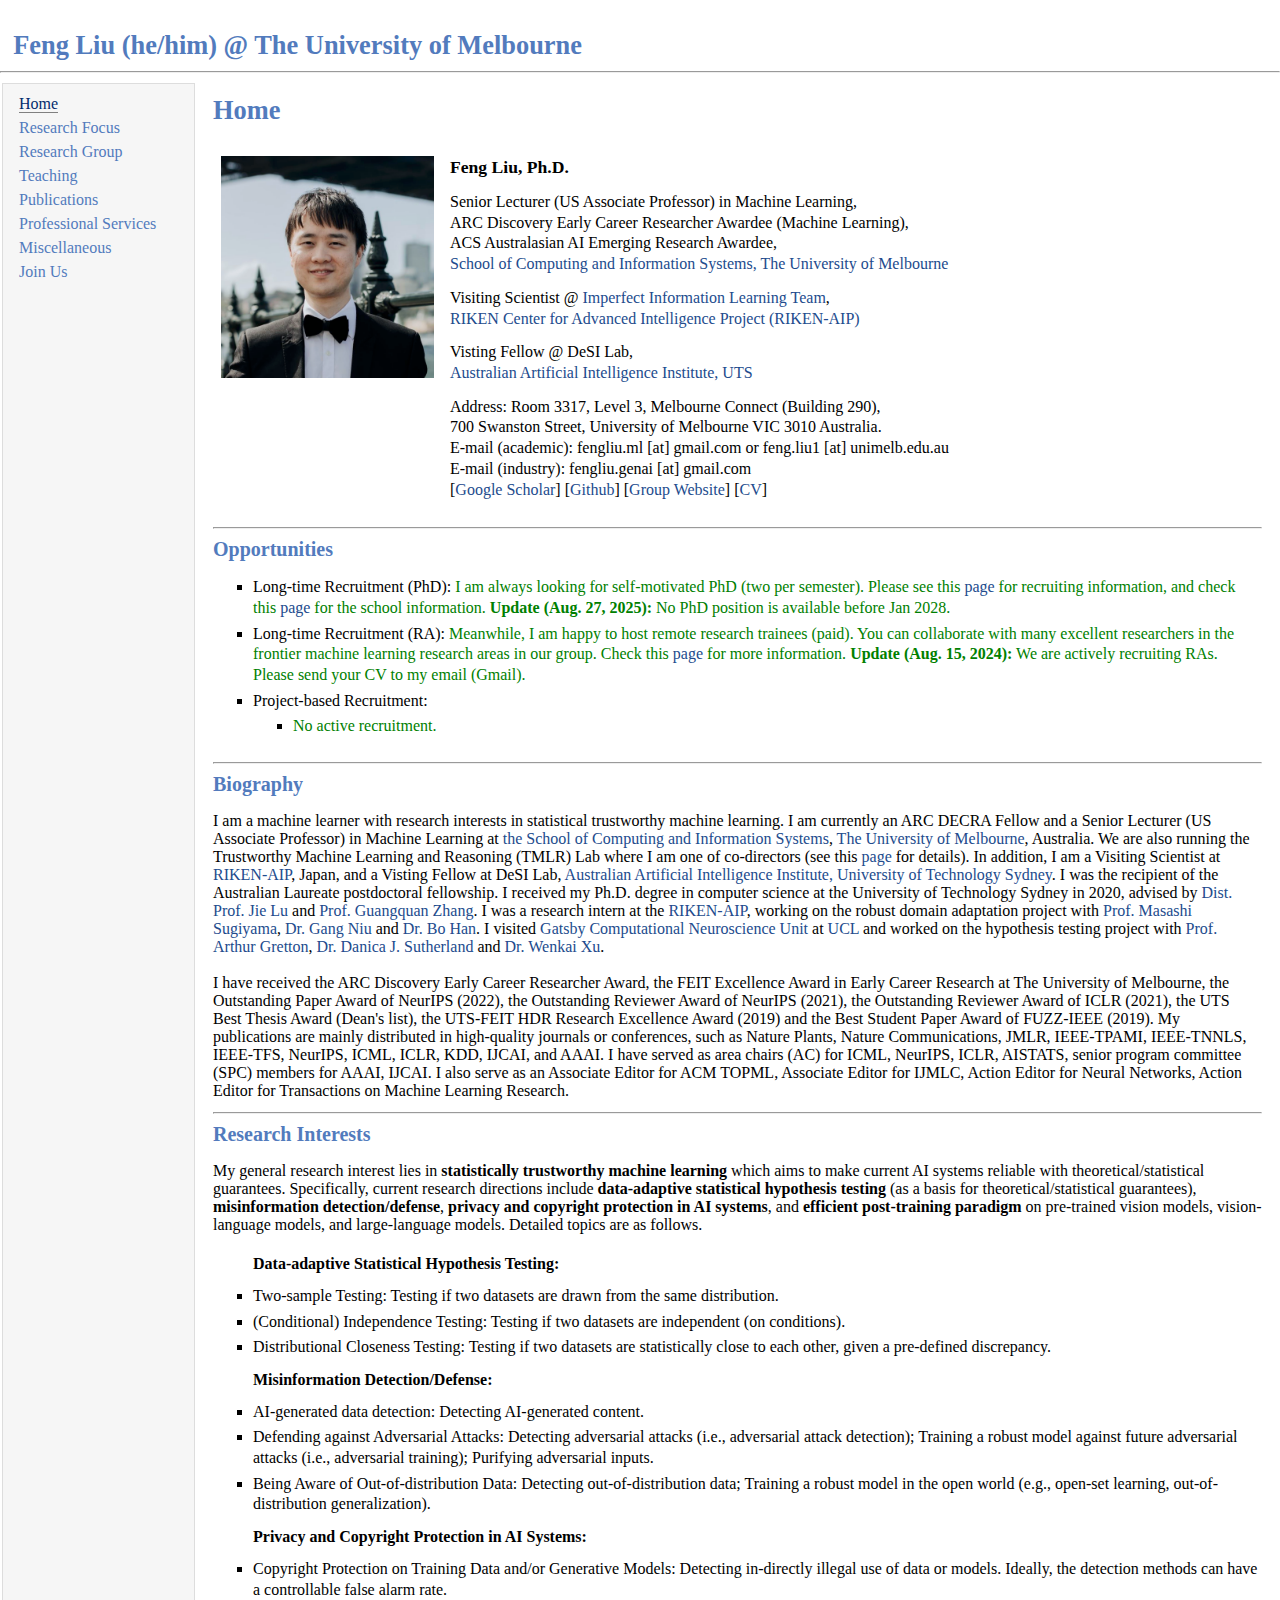
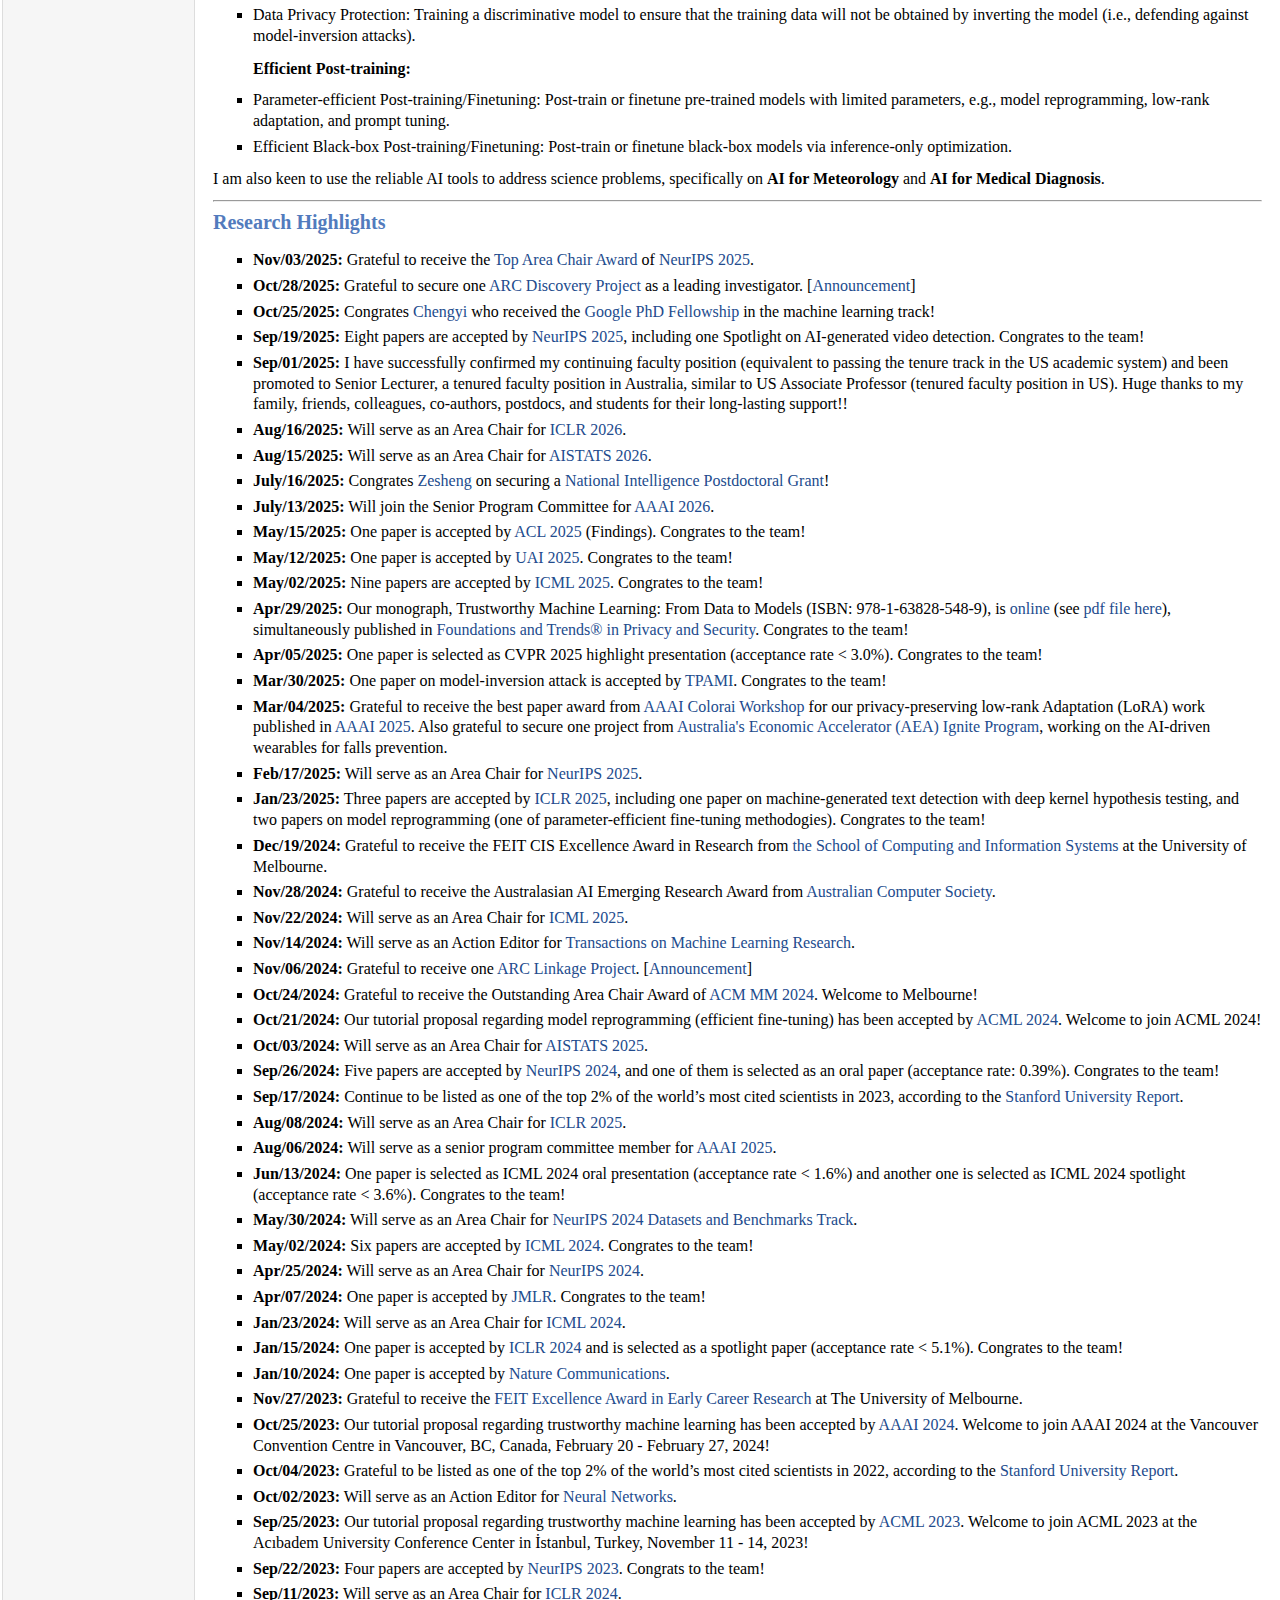
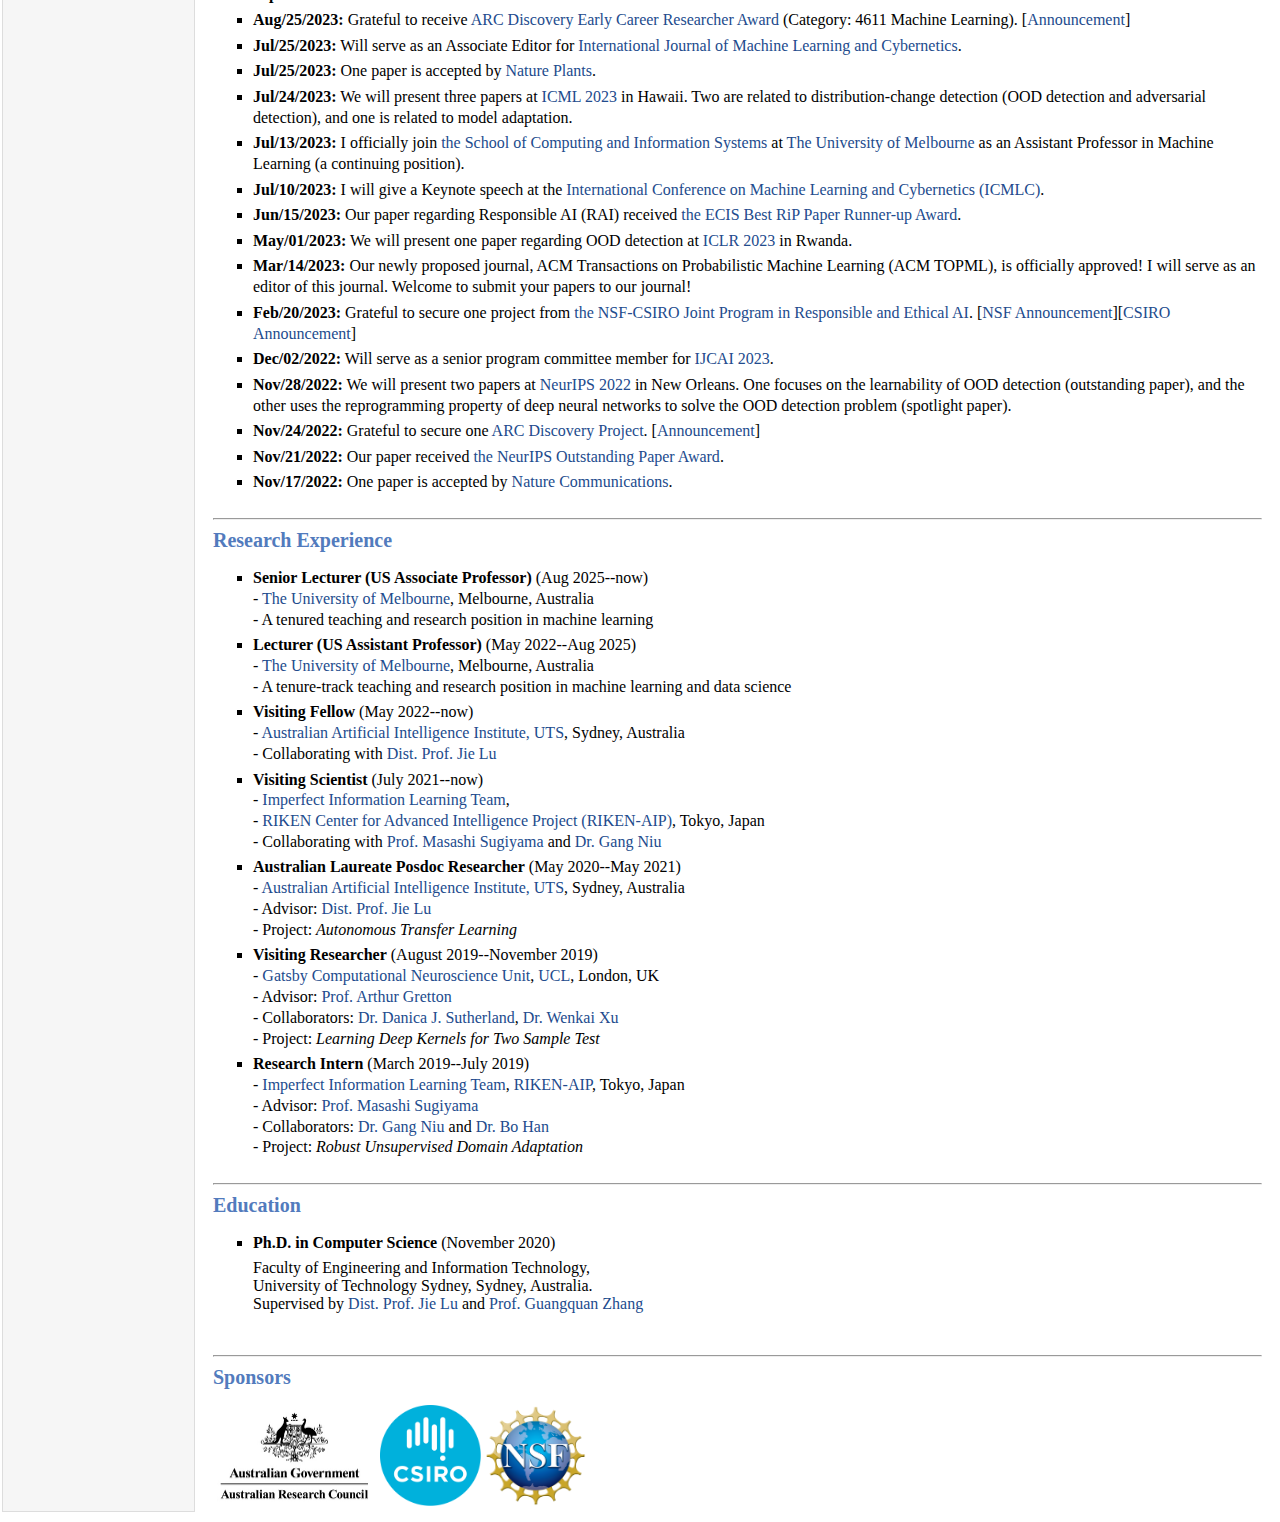
<file: index.html>
<html>

<head>
    <meta http-equiv="Content-Type" content="text/html;charset=utf-8" />
    <link rel="stylesheet" type="text/css" href="style.css" />
    <title>Feng Liu (he/him) -- Senior Lecturer (US Associate Professor) at The University of Melbourne</title>
</head>

<body>
<table summary="Table for page layout." id="tlayout">
<tr valign="top">
<h1 style="padding-left: 0.5em">Feng Liu (he/him) @ The University of Melbourne</h1><hr>
<td id="layout-menu">
    <div class="menu-item"><a href="index.html" class="current">Home</a></div>
    <div class="menu-item"><a href="focus.html">Research Focus</a></div>
    <div class="menu-item"><a href="group.html">Research Group</a></div>
    <div class="menu-item"><a href="teaching.html">Teaching</a></div>
    <div class="menu-item"><a href="publication.html">Publications</a></div>
    <div class="menu-item"><a href="service.html">Professional Services</a></div>
    <div class="menu-item"><a href="miscellaneous.html">Miscellaneous</a></div>
    <div class="menu-item"><a href="join.html">Join Us</a></div>
</td>
<td id="layout-content">

    <h1 style="margin-top: 0em">Home</h1><br>
  <!--  <p>[ <a href="#news">News</a>,
        <a href="#interest">Research Interests</a>,
        <a href="#job">Job Experience</a>,
        <a href="#edu">Education</a> ]</p>-->

    <table class="imgtable"><tr valign="top">
        <td><img src="Feng_Liu.png" alt="Feng Liu" height="222" width="213" /></td>
        <td align="left">
            <p><span style="font-size: 110%"><b>Feng Liu, Ph.D.</b></span></p>
            <p>
                Senior Lecturer (US Associate Professor) in Machine Learning,<br>
                ARC Discovery Early Career Researcher Awardee (Machine Learning),<br>
                ACS Australasian AI Emerging Research Awardee,<br>
                <a href="https://cis.unimelb.edu.au/" target="_blank">
                School of Computing and Information Systems,</a>
                <a href="https://www.unimelb.edu.au/" target="_blank">The University of Melbourne</a>
            </p>
            <p>
                Visiting Scientist @ <a href="https://aip.riken.jp/labs/generic_tech/imperfect_inf_learn/?lang=en" target="_blank">Imperfect Information Learning Team</a>,<br>
                <a href="http://www.riken.jp/en/" target="_blank">RIKEN</a>
                <a href="https://aip.riken.jp/" target="_blank">Center for Advanced Intelligence Project (RIKEN-AIP)</a>
            </p>
            <p>
                Visting Fellow @ DeSI Lab,<br>
                <a href="https://www.uts.edu.au/research-and-teaching/our-research/centre-artificial-intelligence" target="_blank">
                Australian Artificial Intelligence Institute,</a>
                <a href="https://www.uts.edu.au/" target="_blank">UTS</a>
            </p>
            <p>
                Address: Room 3317, Level 3, Melbourne Connect (Building 290),<br>
                700 Swanston Street, University of Melbourne VIC 3010 Australia.<br>
                E-mail (academic): fengliu.ml [at] gmail.com or feng.liu1 [at] unimelb.edu.au<br>
                E-mail (industry): fengliu.genai [at] gmail.com<br>
                [<a href="https://scholar.google.com/citations?hl=en&user=eqe3JS8AAAAJ&view_op=list_works&sortby=pubdate" target="_blank">Google Scholar</a>]
                [<a href="https://github.com/fengliu90" target="_blank">Github</a>]
                [<a href="https://github.com/tmlr-group" target="_blank">Group Website</a>]
                [<a href="CV-FL.pdf" target="_blank">CV</a>]
            </p>
        </td>
    </tr></table>

<div>

<!-- <ul>

<li><p><b><font color="red">Statement regarding one ICLR 2025 Submission (Feb/14/2025):</font></b> We make an official statement about a factual error in one reviewer's after-discussion comments for our <a href="https://openreview.net/forum?id=fgaNjiijS1&noteId=iEkKFikIPJ" target="_blank">rejected ICLR paper regarding kernel closeness testing</a>. This factual error is the <b>only</b> reason why our paper is rejected based on the meta-review (the score is changed from 8866 to 8863 40 days after the discussion deadline). Thus, it is necessary to clarify that there is no proof error in our paper, avoiding misleading future readers.<font color="green"> Update (Mar/26/2025): We and Reviewer TXYq have reached an agreement that there is no errors and technical flaws in the theorem. Please refer to post-decision discussion under Reviewer TXYq's original comments. Meanwhile, the Area Chair also clarified that there is no proof flaws in the theorem (<a href="https://openreview.net/forum?id=fgaNjiijS1&noteId=PrakKjkJZx" target="_blank">see the link here</a>).</font></p></li>

</ul> -->

<h2><hr><a name="opportunities"></a>Opportunities</h2>

<ul>
    <li><p>Long-time Recruitment (PhD): <font color="green"> I am always looking for self-motivated PhD (two per semester). Please see this <a href="join.html" target="_blank">page</a> for recruiting information, and check this <a href="https://ms.unimelb.edu.au/" target="_blank">page</a> for the school information. <b>Update (Aug. 27, 2025):</b> No PhD position is available before Jan 2028.</font></p></li> 
    <li><p>Long-time Recruitment (RA): <font color="green"> Meanwhile, I am happy to host remote research trainees (paid). You can collaborate with many excellent researchers in the frontier machine learning research areas in our group. Check this <a href="focus.html" target="_blank">page</a> for more information.<b> Update (Aug. 15, 2024):</b> We are actively recruiting RAs. Please send your CV to my email (Gmail).</font></p></li> 
    <li><p>Project-based Recruitment:</li>
        <ul>
            <li><p> <font color="green"> No active recruitment. </font></p></li>
            <!-- <li><p>[<b>Postdoc (3 year)</b>] I am looking for one postdoc in machine learning. You will work with me as a Postdoc Research Fellow (Teaching & Research Role) at UoM. Feel free to contact me if you have some excellent ideas regarding the foundation models or distribution-change detection. <b>Application deadline is Nov. 2, 2023.</b> [<a href="https://jobs.unimelb.edu.au/en/job/914271/postdoctoral-research-fellow-in-trustworthy-machine-learning" target="_blank">Job Information Link</a>]</p></li>  -->
            <!-- <li><p>[<b>PhD</b>] I am looking for one PhD student for my ARC DECRA project: Trustworthy Hypothesis Transfer Learning. You will work with me as a UoM PhD student. Please see this <a href="join.html" target="_blank">page</a> for recruiting information.</p></li> -->
        </ul>
</ul>
</div>


    
<div>
<h2><hr><a name="biography"></a>Biography</h2>

<!-- <ul> -->
    I am a machine learner with research interests in statistical trustworthy machine learning. 
    I am currently an ARC DECRA Fellow and a Senior Lecturer (US Associate Professor) in Machine Learning at <a href="https://cis.unimelb.edu.au/" target="_blank">the School of Computing and Information Systems</a>,
    <a href="https://www.unimelb.edu.au/" target="_blank">The University of Melbourne</a>, Australia. We are also running the Trustworthy Machine Learning and Reasoning (TMLR) Lab where I am one of co-directors (see this <a href="group.html" target="_blank">page</a> for details).
    In addition, I am a Visiting Scientist at <a href="https://aip.riken.jp/" target="_blank">RIKEN-AIP</a>, Japan, and a Visting Fellow at DeSI Lab, <a href="https://www.uts.edu.au/research-and-teaching/our-research/centre-artificial-intelligence" target="_blank">Australian Artificial Intelligence Institute,</a> <a href="https://www.uts.edu.au/" target="_blank">University of Technology Sydney</a>. I was the recipient of the Australian Laureate postdoctoral fellowship. I received my Ph.D. degree in computer science at the University of Technology Sydney in 2020, advised by <a href="https://www.uts.edu.au/staff/jie.lu" target="_blank">Dist. Prof. Jie Lu</a> and <a href="https://www.uts.edu.au/staff/guangquan.zhang" target="_blank">Prof. Guangquan Zhang</a>.
    I was a research intern at the <a href="https://aip.riken.jp/" target="_blank">RIKEN-AIP</a>, working on the robust domain adaptation project with <a href="http://www.ms.k.u-tokyo.ac.jp/sugi/" target="_blank">Prof. Masashi Sugiyama</a>, <a href="https://niug1984.github.io/" target="_blank">Dr. Gang Niu</a> and <a href="https://bhanml.github.io/" target="_blank">Dr. Bo Han</a>. I visited <a href="http://www.gatsby.ucl.ac.uk/" target="_blank">Gatsby Computational Neuroscience Unit</a> at <a href="http://www.ucl.ac.uk/" target="_blank">UCL</a> and worked on the hypothesis testing project with <a href="http://www.gatsby.ucl.ac.uk/~gretton/" target="_blank">Prof. Arthur Gretton</a>, <a href="https://djsutherland.ml/" target="_blank">Dr. Danica J. Sutherland</a> and <a href="https://wenkaixl.github.io/" target="_blank">Dr. Wenkai Xu</a>. <br><br>
    
    I have received the ARC Discovery Early Career Researcher Award, the FEIT Excellence Award in Early Career Research at The University of Melbourne, the Outstanding Paper Award of NeurIPS (2022), the Outstanding Reviewer Award of NeurIPS (2021), the Outstanding Reviewer Award of ICLR (2021), the UTS Best Thesis Award (Dean's list), the UTS-FEIT HDR Research Excellence Award (2019) and the Best Student Paper Award of FUZZ-IEEE (2019). My publications are mainly distributed in high-quality journals or conferences, such as Nature Plants, Nature Communications, JMLR, IEEE-TPAMI, IEEE-TNNLS, IEEE-TFS, NeurIPS, ICML, ICLR, KDD, IJCAI, and AAAI. I have served as area chairs (AC) for ICML, NeurIPS, ICLR, AISTATS, senior program committee (SPC) members for AAAI, IJCAI. I also serve as an Associate Editor for ACM TOPML, Associate Editor for IJMLC, Action Editor for Neural Networks, Action Editor for Transactions on Machine Learning Research.
<!-- </ul> -->
</div>

<div>
<h2><hr><a name="research"></a>Research Interests</h2>
<!-- <ul> -->
My general research interest lies in <b> statistically trustworthy machine learning</b> which aims to make current AI systems reliable with theoretical/statistical guarantees. Specifically, current research directions include <b>data-adaptive statistical hypothesis testing</b> (as a basis for theoretical/statistical guarantees), <b>misinformation detection/defense</b>, <b>privacy and copyright protection in AI systems</b>, and <b>efficient post-training paradigm</b> on pre-trained vision models, vision-language models, and large-language models. Detailed topics are as follows.
<!-- </ul> -->

<ul>
<br>
<b>Data-adaptive Statistical Hypothesis Testing:</b>
</ul>
<ul>
<li><p>Two-sample Testing: Testing if two datasets are drawn from the same distribution.</p></li>
<li><p>(Conditional) Independence Testing: Testing if two datasets are independent (on conditions).</p></li>
<li><p>Distributional Closeness Testing: Testing if two datasets are statistically close to each other, given a pre-defined discrepancy.</p></li>
</ul>
    
<ul>
<b>Misinformation Detection/Defense:</b>
</ul>
<ul>
<li><p>AI-generated data detection: Detecting AI-generated content.</p></li>
<li><p>Defending against Adversarial Attacks: Detecting adversarial attacks (i.e., adversarial attack detection); Training a robust model against future adversarial attacks (i.e., adversarial training); Purifying adversarial inputs.</p></li>
<li><p>Being Aware of Out-of-distribution Data: Detecting out-of-distribution data; Training a robust model in the open world (e.g., open-set learning, out-of-distribution generalization).</p></li>
</ul>

<ul>
<b>Privacy and Copyright Protection in AI Systems:</b>
</ul>
<ul>
<li><p>Copyright Protection on Training Data and/or Generative Models: Detecting in-directly illegal use of data or models. Ideally, the detection methods can have a controllable false alarm rate.</p></li>
<li><p>Data Privacy Protection: Training a discriminative model to ensure that the training data will not be obtained by inverting the model (i.e., defending against model-inversion attacks).</p></li>
</ul>

<ul>
<b>Efficient Post-training:</b>
</ul>
<ul>
<li><p>Parameter-efficient Post-training/Finetuning: Post-train or finetune pre-trained models with limited parameters, e.g., model reprogramming, low-rank adaptation, and prompt tuning.</p></li>
<li><p>Efficient Black-box Post-training/Finetuning: Post-train or finetune black-box models via inference-only optimization.</p></li> 
</ul>

I am also keen to use the reliable AI tools to address science problems, specifically on <b>AI for Meteorology</b> and <b>AI for Medical Diagnosis</b>.

</div>

<div>
<h2><hr><a name="News"></a>Research Highlights</h2>

<ul>

<li><p><b>Nov/03/2025:</b> Grateful to receive the <a href="https://neurips.cc/Conferences/2025/ProgramCommittee#top-ac" target="_blank">Top Area Chair Award</a> of <a href="https://neurips.cc/Conferences/2025" target="_blank">NeurIPS 2025</a>. </p></li>

<li><p><b>Oct/28/2025:</b> Grateful to secure one <a href="https://www.arc.gov.au/funding-research/discovery-linkage/discovery-program/discovery-projects" target="_blank">ARC Discovery Project</a> as a leading investigator. [<a href="https://rms.arc.gov.au/RMS/Report/Download/Report/a3f6be6e-33f7-4fb5-98a6-7526aaa184cf/289" target="_blank">Announcement</a>]</p></li>

<li><p><b>Oct/25/2025:</b> Congrates <a href="https://caichengyi.github.io/" target="_blank">Chengyi</a> who received the <a href="https://research.google/programs-and-events/phd-fellowship/recipients/" target="_blank">Google PhD Fellowship</a> in the machine learning track!</p></li>

<li><p><b>Sep/19/2025:</b> Eight papers are accepted by <a href="https://neurips.cc/Conferences/2025" target="_blank">NeurIPS 2025</a>, including one Spotlight on AI-generated video detection. Congrates to the team!</p></li>

<li><p><b>Sep/01/2025:</b> I have successfully confirmed my continuing faculty position (equivalent to passing the tenure track in the US academic system) and been promoted to Senior Lecturer, a tenured faculty position in Australia, similar to US Associate Professor (tenured faculty position in US). Huge thanks to my family, friends, colleagues, co-authors, postdocs, and students for their long-lasting support!!</p></li>

<li><p><b>Aug/16/2025:</b> Will serve as an Area Chair for <a href="https://iclr.cc/Conferences/2026" target="_blank">ICLR 2026</a>.</p></li>

<li><p><b>Aug/15/2025:</b> Will serve as an Area Chair for <a href="https://aistats.org/aistats2026/" target="_blank">AISTATS 2026</a>.</p></li>

<li><p><b>July/16/2025:</b> Congrates <a href="https://zyecs.github.io/" target="_blank">Zesheng</a> on securing a <a href="https://www.oni.gov.au/news/national-intelligence-community-research-program-grant-applications" target="_blank">National Intelligence Postdoctoral Grant</a>!</p></li>

<li><p><b>July/13/2025:</b> Will join the Senior Program Committee for <a href="https://aaai.org/conference/aaai/aaai-26/" target="_blank">AAAI 2026</a>.</p></li>

<li><p><b>May/15/2025:</b> One paper is accepted by <a href="https://2025.aclweb.org/" target="_blank">ACL 2025</a> (Findings). Congrates to the team!</p></li>

<li><p><b>May/12/2025:</b> One paper is accepted by <a href="https://www.auai.org/uai2025/" target="_blank">UAI 2025</a>. Congrates to the team!</p></li>

<li><p><b>May/02/2025:</b> Nine papers are accepted by <a href="https://icml.cc/Conferences/2025" target="_blank">ICML 2025</a>. Congrates to the team!</p></li>

<li><p><b>Apr/29/2025:</b> Our monograph, Trustworthy Machine Learning: From Data to Models (ISBN: 978-1-63828-548-9), is <a href="https://www.nowpublishers.com/article/Details/SEC-043" target="_blank">online</a> (see <a href="https://fengliu90.github.io/monograph_sec_tmlr.pdf" target="_blank">pdf file here</a>), simultaneously published in <a href="https://www.nowpublishers.com/SEC" target="_blank">Foundations and Trends® in Privacy and Security</a>. Congrates to the team!</p></li>

<li><p><b>Apr/05/2025:</b> One paper is selected as CVPR 2025 highlight presentation (acceptance rate < 3.0%). Congrates to the team!</p></li>

<li><p><b>Mar/30/2025:</b> One paper on model-inversion attack is accepted by <a href="https://www.computer.org/csdl/journal/tp" target="_blank">TPAMI</a>. Congrates to the team!</p></li>

<li><p><b>Mar/04/2025:</b> Grateful to receive the best paper award from <a href="https://april-tools.github.io/colorai/" target="_blank">AAAI Colorai Workshop</a> for our privacy-preserving low-rank Adaptation (LoRA) work published in <a href="https://aaai.org/Conferences/AAAI-25/" target="_blank">AAAI 2025</a>. Also grateful to secure one project from <a href="https://www.aea.gov.au/researcher-applicant/grants/aea-ignite" target="_blank">Australia's Economic Accelerator (AEA) Ignite Program</a>, working on the AI-driven wearables for falls prevention.</p></li>

<li><p><b>Feb/17/2025:</b> Will serve as an Area Chair for <a href="https://neurips.cc/Conferences/2025" target="_blank">NeurIPS 2025</a>.</p></li>

<li><p><b>Jan/23/2025:</b> Three papers are accepted by <a href="https://iclr.cc/Conferences/2025" target="_blank">ICLR 2025</a>, including one paper on machine-generated text detection with deep kernel hypothesis testing, and two papers on model reprogramming (one of parameter-efficient fine-tuning methodogies). Congrates to the team!</p></li>

<li><p><b>Dec/19/2024:</b> Grateful to receive the FEIT CIS Excellence Award in Research from <a href="https://cis.unimelb.edu.au/" target="_blank">the School of Computing and Information Systems</a> at the University of Melbourne.</p></li>

<li><p><b>Nov/28/2024:</b> Grateful to receive the Australasian AI Emerging Research Award from <a href="https://www.acs.org.au/" target="_blank">Australian Computer Society</a>.</p></li>

<li><p><b>Nov/22/2024:</b> Will serve as an Area Chair for <a href="https://icml.cc/Conferences/2025" target="_blank">ICML 2025</a>.</p></li>

<li><p><b>Nov/14/2024:</b> Will serve as an Action Editor for <a href="https://jmlr.org/tmlr/" target="_blank">Transactions on Machine Learning Research</a>.</p></li>

<li><p><b>Nov/06/2024:</b> Grateful to receive one <a href="https://www.arc.gov.au/funding-research/funding-schemes/linkage-program/linkage-projects" target="_blank">ARC Linkage Project</a>. [<a href="https://rms.arc.gov.au/RMS/Report/Download/Report/a3f6be6e-33f7-4fb5-98a6-7526aaa184cf/269" target="_blank">Announcement</a>]</p></li>

<li><p><b>Oct/24/2024:</b> Grateful to receive the Outstanding Area Chair Award of <a href="https://2024.acmmm.org/" target="_blank">ACM MM 2024</a>. Welcome to Melbourne!</p></li>

<li><p><b>Oct/21/2024:</b> Our tutorial proposal regarding model reprogramming (efficient fine-tuning) has been accepted by <a href="https://www.acml-conf.org/2024/" target="_blank">ACML 2024</a>. Welcome to join ACML 2024!</p></li>

<li><p><b>Oct/03/2024:</b> Will serve as an Area Chair for <a href="https://aistats.org/aistats2025/" target="_blank">AISTATS 2025</a>.</p></li>

<li><p><b>Sep/26/2024:</b> Five papers are accepted by <a href="https://neurips.cc/Conferences/2024" target="_blank">NeurIPS 2024</a>, and one of them is selected as an oral paper (acceptance rate: 0.39%). Congrates to the team!</p></li>

<li><p><b>Sep/17/2024:</b> Continue to be listed as one of the top 2% of the world’s most cited scientists in 2023, according to the <a href="https://elsevier.digitalcommonsdata.com/datasets/btchxktzyw/7" target="_blank">Stanford University Report</a>.</p></li>

<li><p><b>Aug/08/2024:</b> Will serve as an Area Chair for <a href="https://iclr.cc/Conferences/2025" target="_blank">ICLR 2025</a>.</p></li>

<li><p><b>Aug/06/2024:</b> Will serve as a senior program committee member for <a href="https://aaai.org/conference/aaai/aaai-25/" target="_blank">AAAI 2025</a>.</p></li>

<li><p><b>Jun/13/2024:</b> One paper is selected as ICML 2024 oral presentation (acceptance rate < 1.6%) and another one is selected as ICML 2024 spotlight (acceptance rate < 3.6%). Congrates to the team!</p></li>

<li><p><b>May/30/2024:</b> Will serve as an Area Chair for <a href="https://neurips.cc/Conferences/2024" target="_blank">NeurIPS 2024 Datasets and Benchmarks Track</a>.</p></li>

<li><p><b>May/02/2024:</b> Six papers are accepted by <a href="https://icml.cc/Conferences/2024" target="_blank">ICML 2024</a>. Congrates to the team!</p></li>

<li><p><b>Apr/25/2024:</b> Will serve as an Area Chair for <a href="https://neurips.cc/Conferences/2024" target="_blank">NeurIPS 2024</a>.</p></li>

<li><p><b>Apr/07/2024:</b> One paper is accepted by <a href="https://jmlr.org/" target="_blank">JMLR</a>. Congrates to the team!</p></li>

<li><p><b>Jan/23/2024:</b> Will serve as an Area Chair for <a href="https://icml.cc/Conferences/2024" target="_blank">ICML 2024</a>.</p></li>

<li><p><b>Jan/15/2024:</b> One paper is accepted by <a href="https://iclr.cc/" target="_blank">ICLR 2024</a> and is selected as a spotlight paper (acceptance rate < 5.1%). Congrates to the team!</p></li>

<li><p><b>Jan/10/2024:</b> One paper is accepted by <a href="https://www.nature.com/ncomms/" target="_blank">Nature Communications</a>.</p></li>

<li><p><b>Nov/27/2023:</b> Grateful to receive the <a href="https://eng.unimelb.edu.au/about/feit-excellence-awards#overview" target="_blank">FEIT Excellence Award in Early Career Research</a> at The University of Melbourne.</p></li>

<li><p><b>Oct/25/2023:</b> Our tutorial proposal regarding trustworthy machine learning has been accepted by <a href="https://aaai.org/aaai-conference/" target="_blank">AAAI 2024</a>. Welcome to join AAAI 2024 at the Vancouver Convention Centre in Vancouver, BC, Canada, February 20 - February 27, 2024!</p></li>

<li><p><b>Oct/04/2023:</b> Grateful to be listed as one of the top 2% of the world’s most cited scientists in 2022, according to the <a href="https://elsevier.digitalcommonsdata.com/datasets/btchxktzyw/6" target="_blank">Stanford University Report</a>.</p></li>

<li><p><b>Oct/02/2023:</b> Will serve as an Action Editor for <a href="http://www.journals.elsevier.com/neural-networks/" target="_blank">Neural Networks</a>.</p></li>

<li><p><b>Sep/25/2023:</b> Our tutorial proposal regarding trustworthy machine learning has been accepted by <a href="https://www.acml-conf.org/2023/index.html" target="_blank">ACML 2023</a>. Welcome to join ACML 2023 at the Acıbadem University Conference Center in İstanbul, Turkey, November 11 - 14, 2023!</p></li>

<li><p><b>Sep/22/2023:</b> Four papers are accepted by <a href="https://neurips.cc/Conferences/2023" target="_blank">NeurIPS 2023</a>. Congrats to the team!</p></li>

<li><p><b>Sep/11/2023:</b> Will serve as an Area Chair for <a href="https://iclr.cc/Conferences/2024" target="_blank">ICLR 2024</a>.</p></li>

<li><p><b>Aug/25/2023:</b> Grateful to receive <a href="https://www.arc.gov.au/funding-research/funding-schemes/discovery-program/discovery-early-career-researcher-award-decra" target="_blank">ARC Discovery Early Career Researcher Award</a> (Category: 4611 Machine Learning). [<a href="https://rms.arc.gov.au/RMS/Report/Download/Report/a3f6be6e-33f7-4fb5-98a6-7526aaa184cf/252" target="_blank">Announcement</a>]</p></li>

<li><p><b>Jul/25/2023:</b> Will serve as an Associate Editor for <a href="https://www.springer.com/journal/13042" target="_blank">International Journal of Machine Learning and Cybernetics</a>.</p></li>

<li><p><b>Jul/25/2023:</b> One paper is accepted by <a href="https://www.nature.com/nplants/" target="_blank">Nature Plants</a>.</p></li>

<li><p><b>Jul/24/2023:</b> We will present three papers at <a href="https://icml.cc/Conferences/2023" target="_blank">ICML 2023</a> in Hawaii. Two are related to distribution-change detection (OOD detection and adversarial detection), and one is related to model adaptation.</p></li>

<li><p><b>Jul/13/2023:</b> I officially join <a href="https://cis.unimelb.edu.au/" target="_blank">the School of Computing and Information Systems</a> at <a href="https://www.unimelb.edu.au/" target="_blank">The University of Melbourne</a> as an Assistant Professor in Machine Learning (a continuing position).</p></li>

<li><p><b>Jul/10/2023:</b> I will give a Keynote speech at the <a href="https://www.icmlc.com/ICMLC/keynote.html" target="_blank"> International Conference on Machine Learning and Cybernetics (ICMLC)</a>.</p></li>

<li><p><b>Jun/15/2023:</b> Our paper regarding Responsible AI (RAI) received <a href="https://ecis2023.no/submissions/best-paper-awards/" target="_blank">the ECIS Best RiP Paper Runner-up Award</a>.</p></li>

<li><p><b>May/01/2023:</b> We will present one paper regarding OOD detection at <a href="https://iclr.cc/Conferences/2023" target="_blank">ICLR 2023</a> in Rwanda.</p></li>

<li><p><b>Mar/14/2023:</b> Our newly proposed journal, ACM Transactions on Probabilistic Machine Learning (ACM TOPML), is officially approved! I will serve as an editor of this journal. Welcome to submit your papers to our journal!</p></li>

<li><p><b>Feb/20/2023:</b> Grateful to secure one project from <a href="https://www.nsf.gov/pubs/2022/nsf22086/nsf22086.jsp" target="_blank">the NSF-CSIRO Joint Program in Responsible and Ethical AI</a>. [<a href="https://beta.nsf.gov/news/new-nsf-australia-awards-will-tackle-responsible?utm_source=miragenews&utm_medium=miragenews&utm_campaign=news" target="_blank">NSF Announcement</a>][<a href="https://www.csiro.au/en/news/News-releases/2023/Brains-trust---Aussie-and-US-scientists-combine-smarts-to-tackle-global-challenges" target="_blank">CSIRO Announcement</a>]</p></li>

<li><p><b>Dec/02/2022:</b> Will serve as a senior program committee member for <a href="https://ijcai-23.org/" target="_blank">IJCAI 2023</a>.</p></li>

<li><p><b>Nov/28/2022:</b> We will present two papers at <a href="https://nips.cc/Conferences/2022" target="_blank">NeurIPS 2022</a> in New Orleans. One focuses on the learnability of OOD detection (outstanding paper), and the other uses the reprogramming property of deep neural networks to solve the OOD detection problem (spotlight paper).</p></li>

<li><p><b>Nov/24/2022:</b> Grateful to secure one <a href="https://www.arc.gov.au/funding-research/discovery-linkage/discovery-program/discovery-projects" target="_blank">ARC Discovery Project</a>. [<a href="https://rms.arc.gov.au/RMS/Report/Download/Report/a3f6be6e-33f7-4fb5-98a6-7526aaa184cf/243" target="_blank">Announcement</a>]</p></li>

<li><p><b>Nov/21/2022:</b> Our paper received <a href="https://blog.neurips.cc/2022/11/21/announcing-the-neurips-2022-awards/" target="_blank">the NeurIPS Outstanding Paper Award</a>.</p></li>

<li><p><b>Nov/17/2022:</b> One paper is accepted by <a href="https://www.nature.com/ncomms/" target="_blank">Nature Communications</a>.</p></li>

</ul>
</div>

<div>
    <h2><hr><a name="researchExp"></a>Research Experience</h2>
        <ul>
            <li><p><b>Senior Lecturer (US Associate Professor)</b> (Aug 2025--now) <br>
            - <a href="https://www.unimelb.edu.au/" target="_blank">The University of Melbourne</a>, Melbourne, Australia<br>
            - A tenured teaching and research position in machine learning<br></p></li>

            <li><p><b>Lecturer (US Assistant Professor)</b> (May 2022--Aug 2025) <br>
            - <a href="https://www.unimelb.edu.au/" target="_blank">The University of Melbourne</a>, Melbourne, Australia<br>
            - A tenure-track teaching and research position in machine learning and data science<br></p></li>

            <li><p><b>Visiting Fellow</b> (May 2022--now) <br>
            - <a href="https://www.uts.edu.au/research-and-teaching/our-research/centre-artificial-intelligence" target="_blank"> Australian Artificial Intelligence Institute,</a> <a href="https://www.uts.edu.au/" target="_blank">UTS</a>, Sydney, Australia<br>
            - Collaborating with <a href="https://www.uts.edu.au/staff/jie.lu" target="_blank">Dist. Prof. Jie Lu</a><br></p></li>

            <li><p><b>Visiting Scientist</b> (July 2021--now) <br>
            - <a href="https://aip.riken.jp/labs/generic_tech/imperfect_inf_learn/?lang=en" target="_blank">Imperfect Information Learning Team</a>,<br>
            - <a href="http://www.riken.jp/en/" target="_blank">RIKEN</a>
            <a href="https://aip.riken.jp/" target="_blank">Center for Advanced Intelligence Project (RIKEN-AIP)</a>, Tokyo, Japan<br>
            - Collaborating with <a href="http://www.ms.k.u-tokyo.ac.jp/sugi/" target="_blank">Prof. Masashi Sugiyama</a> and <a href="https://niug1984.github.io/" target="_blank">Dr. Gang Niu</a><br></p></li>

            <li><p><b>Australian Laureate Posdoc Researcher</b> (May 2020--May 2021) <br>
            - <a href="https://www.uts.edu.au/research-and-teaching/our-research/centre-artificial-intelligence" target="_blank"> Australian Artificial Intelligence Institute,</a> <a href="https://www.uts.edu.au/" target="_blank">UTS</a>, Sydney, Australia<br>
            - Advisor: <a href="https://www.uts.edu.au/staff/jie.lu" target="_blank">Dist. Prof. Jie Lu</a><br>
            - Project: <i>Autonomous Transfer Learning</i><br></p></li>

            <li><p><b>Visiting Researcher</b> (August 2019--November 2019)<br>
			- <a href="http://www.gatsby.ucl.ac.uk/" target="_blank">Gatsby Computational Neuroscience Unit</a>, <a href="http://www.ucl.ac.uk/" target="_blank">UCL</a>, London, UK<br>
			- Advisor: <a href="http://www.gatsby.ucl.ac.uk/~gretton/" target="_blank">Prof. Arthur Gretton</a><br>
			- Collaborators: <a href="https://djsutherland.ml/" target="_blank">Dr. Danica J. Sutherland</a>, <a href="https://www.aminer.org/profile/xu-wenkai/562feaeb45cedb3399861d3b" target="_blank">Dr. Wenkai Xu</a><br>
			- Project: <i>Learning Deep Kernels for Two Sample Test</i><br></p></li>
			
            <li><p><b>Research Intern</b> (March 2019--July 2019)<br>
			- <a href="https://aip.riken.jp/labs/generic_tech/imperfect_inf_learn/" target="_blank">Imperfect Information Learning Team</a>, <a href="https://aip.riken.jp/" target="_blank">RIKEN-AIP</a>, Tokyo, Japan<br>
			- Advisor: <a href="http://www.ms.k.u-tokyo.ac.jp/sugi/" target="_blank">Prof. Masashi Sugiyama</a><br>
			- Collaborators: <a href="https://niug1984.github.io/" target="_blank">Dr. Gang Niu</a> and <a href="https://bhanml.github.io/" target="_blank">Dr. Bo Han</a><br>
			- Project: <i>Robust Unsupervised Domain Adaptation</i><br></p></li>
			
			<!-- <li><p><b>Research Assistant</b> (July 2015--July 2016)</p></li>
			Institute of Statistical Science, School of Statistics,<br>
			Dongbei University of Finance and Economics, Dalian, China<br>
			Advisor: Prof. Ping Jiang<br>
			Collaborators: Prof. Jianzhou Wang, Yiliao Song<br>
			Project: <i>Time Series Prediction and Interpolation</i><br><br>
			
			<li><p><b>Research Intern</b> (May 2014--September 2014)</p></li>
			State Key Laboratory of Numerical Modeling for Atmospheric Sciences and<br>
			Geophysical Fluid Dynamics (LASG),<br>
			Institute of Atmospheric Physics, Chinese Academy of Sciences, Beijing, China<br>
			Advisor: <a href="http://sourcedb.iap.cas.cn/zw/zjrck/200906/t20090626_1853665.html" target="_blank">Senior Scientist Zhenhai Guo</a> <br>
			Collaborators: Dr. Xia Xiao, Dr. Jing Zhao, Dr. Zhongyue Su<br>
			Project: <i>Forecasting Long-Term Wind Speed via NWP ensembles</i><br><br> -->
        </ul>
</div>

<div>
    <h2><hr><a name="Education"></a>Education</h2>
        <ul>
            <li><p><b>Ph.D. in Computer Science</b> (November 2020)</p></li>
			Faculty of Engineering and Information Technology,<br>
			University of Technology Sydney, Sydney, Australia.<br>
			Supervised by <a href="https://www.uts.edu.au/staff/jie.lu" target="_blank">Dist. Prof. Jie Lu</a> and <a href="https://www.uts.edu.au/staff/guangquan.zhang" target="_blank">Prof. Guangquan Zhang</a><br><br>
			
        <!--     <li><p><b>Master of Science</b> (June 2015)</p></li>
			School of Mathematic and Statistics, Lanzhou University, Lanzhou, China<br>
			Supervised by Prof. Jianzhou Wang<br><br>
			
			<li><p><b>Bachelor of Science</b> (June 2013)</p></li>
			School of Mathematic and Statistics, Lanzhou University, Lanzhou, China<br><br> -->
        </ul>
</div>

    <div>
    <h2><hr><a name="sponsors"></a>Sponsors</h2>
    <img src="arc.jpg" alt="Australian Research Council"  height="101" width="163" />
    <img src="CSIRO_Logo.svg.png" alt="CSIRO"  height="101" width="101" />
    <img src="440px-NSF_logo.png" alt="NSF"  height="101" width="101" />
<!--     <img src="logo-gbca-beta.jpg" alt="Global Business College of Australia" />
    <img src="logo-ircn.jpg" alt="IRCN" /> -->
    </div>

<script src="//t1.extreme-dm.com/f.js" id="eXF-alex0113-0" async defer></script>

</td>
</tr>
</table>
</body>
</html>
</file>
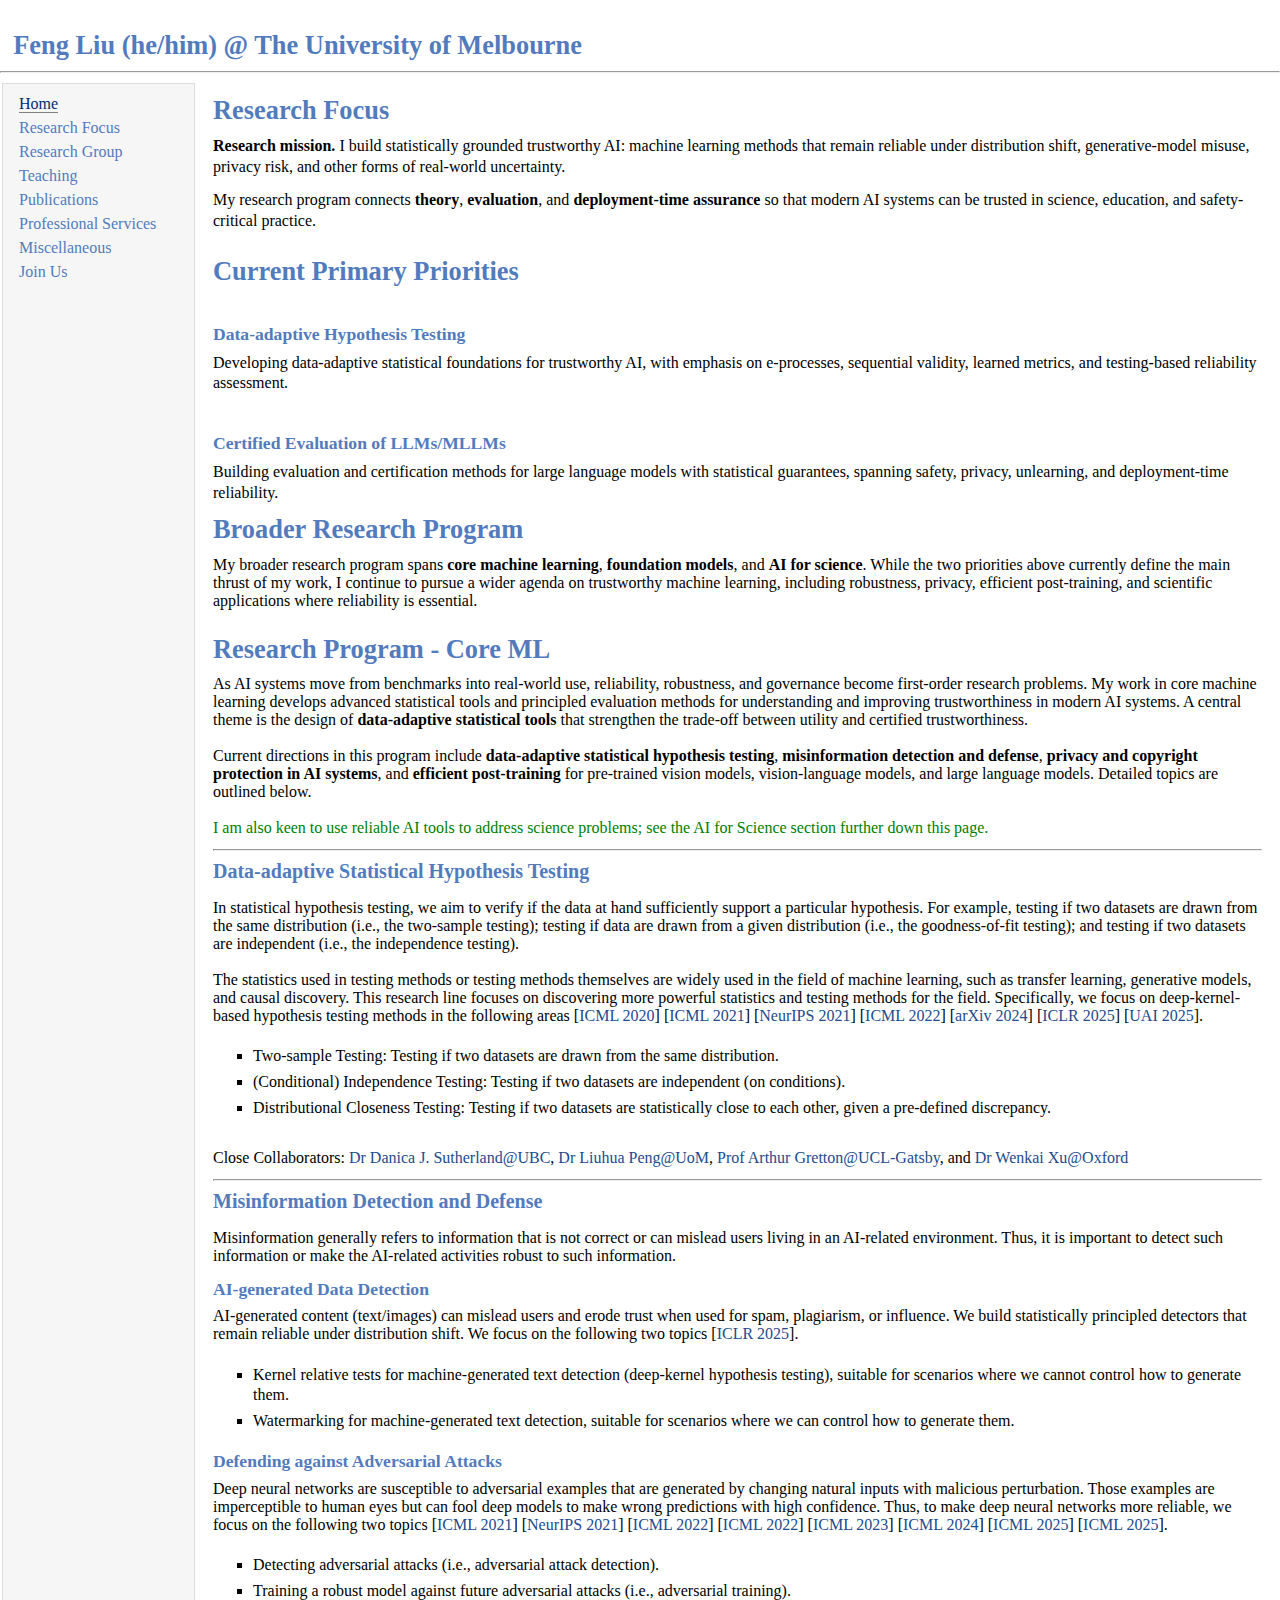
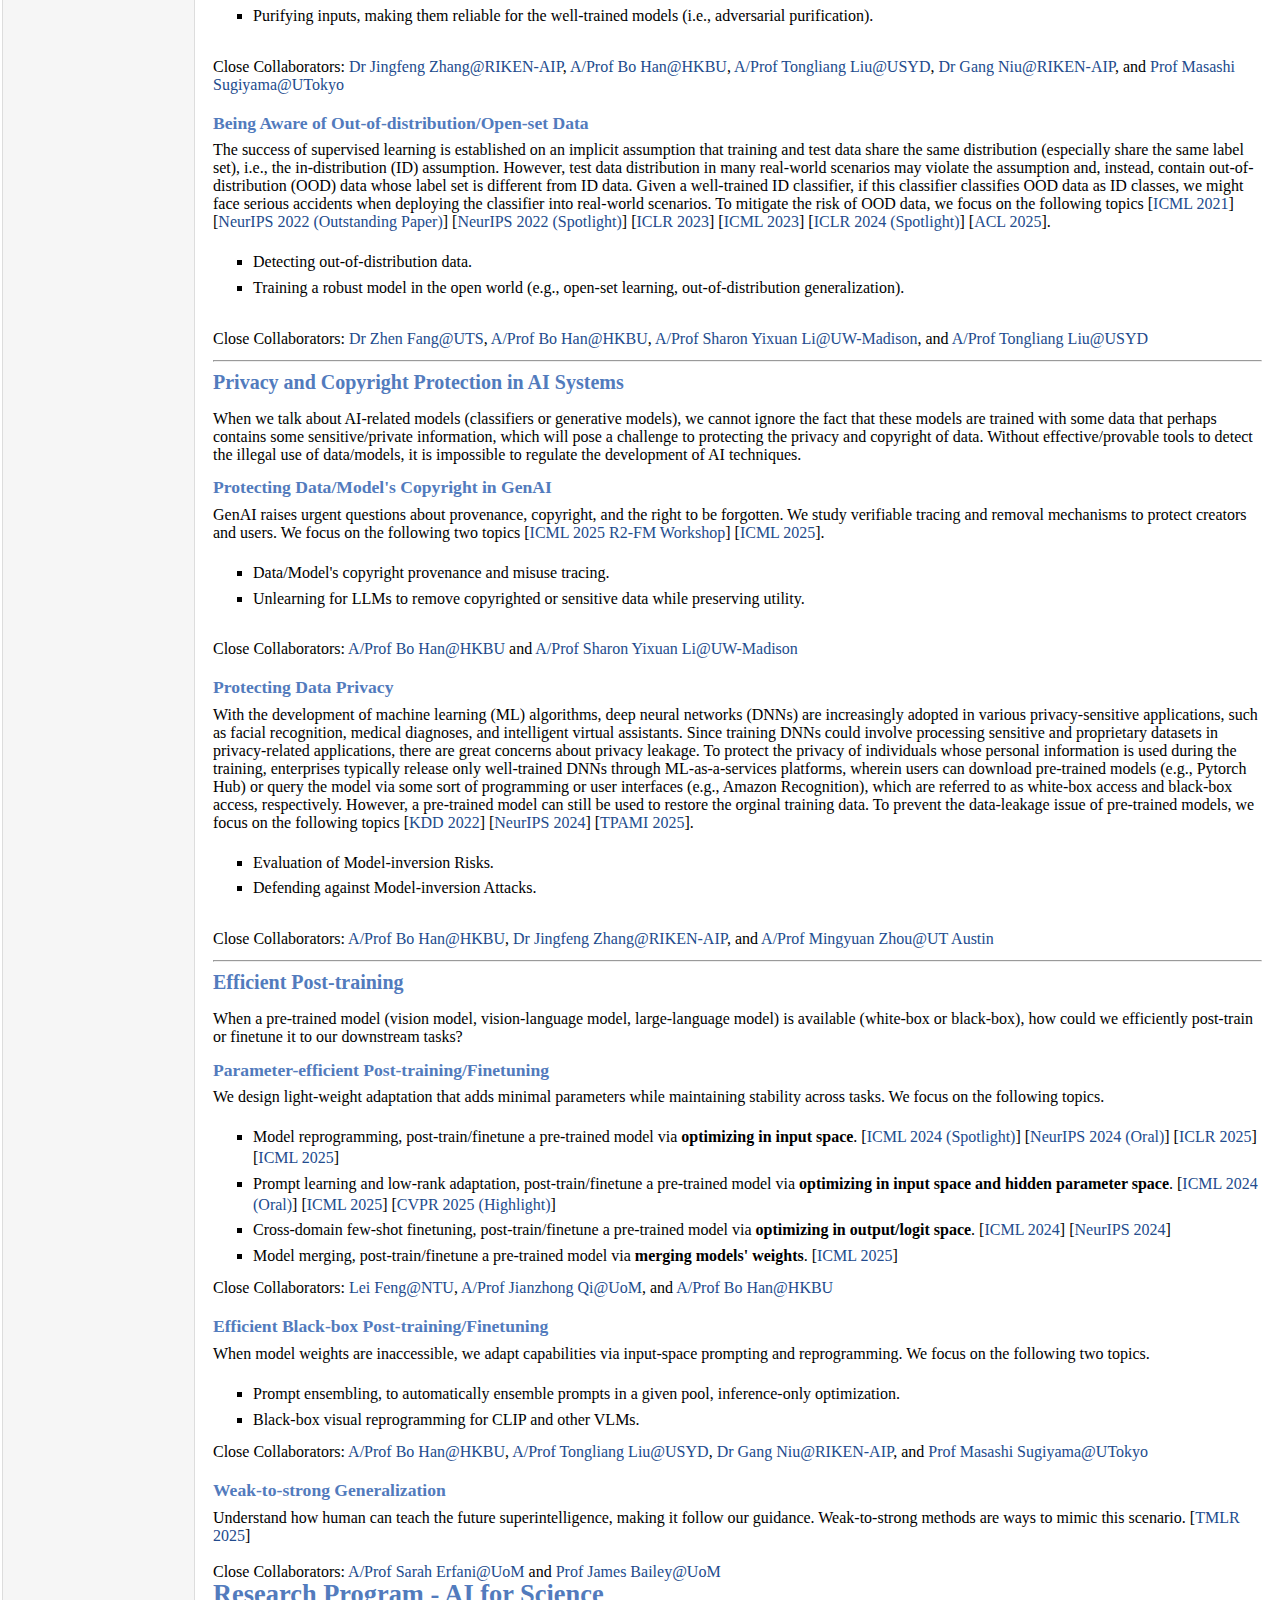
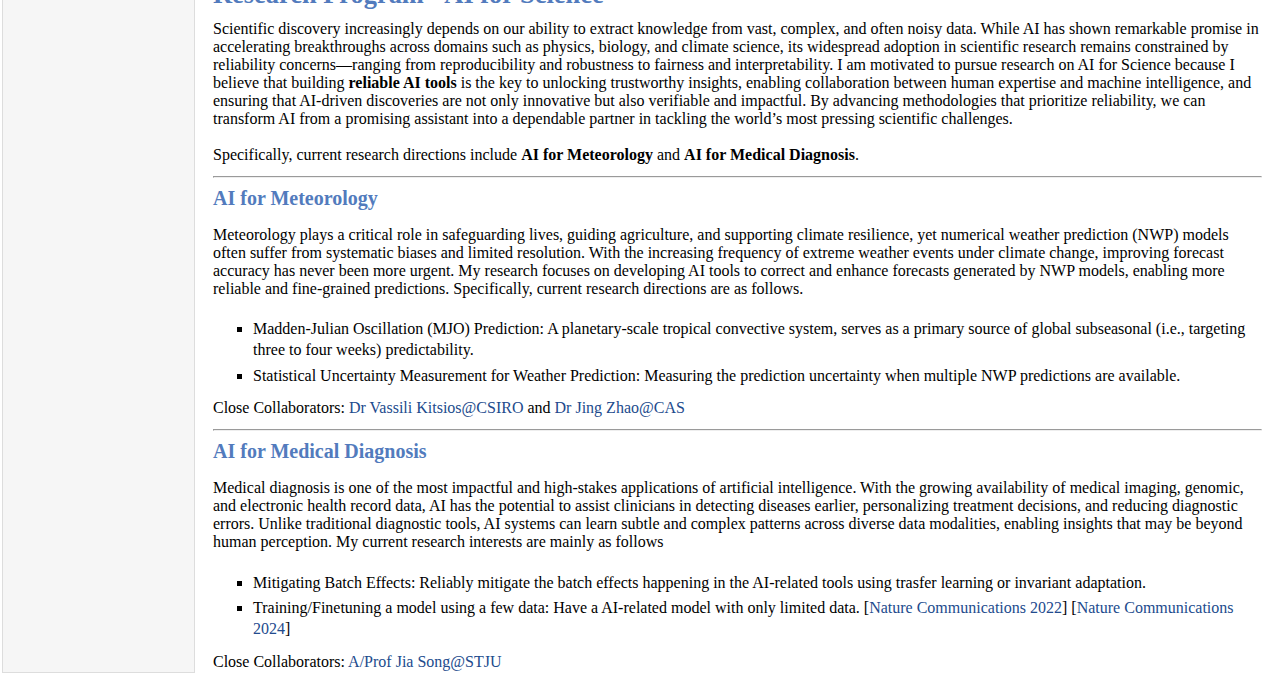
<file: focus.html>
<html>

<head>
    <meta http-equiv="Content-Type" content="text/html;charset=utf-8" />
    <link rel="stylesheet" type="text/css" href="style.css" />
    <title>Research Focus | Feng Liu</title>
    <style>
    .summary-card { padding-top: 2em; }
    .summary-card h3 { margin-top: 1em; }
    </style>
</head>

<body>
<h1 style="padding-left: 0.5em">Feng Liu (he/him) @ The University of Melbourne</h1><hr>
<table summary="Table for page layout." id="tlayout">
<tr valign="top">
<td id="layout-menu">
    <div class="menu-item"><a href="index.html" class="current">Home</a></div>
    <div class="menu-item"><a href="focus.html">Research Focus</a></div>
    <div class="menu-item"><a href="group.html">Research Group</a></div>
    <div class="menu-item"><a href="teaching.html">Teaching</a></div>
    <div class="menu-item"><a href="publication.html">Publications</a></div>
    <div class="menu-item"><a href="service.html">Professional Services</a></div>
    <div class="menu-item"><a href="miscellaneous.html">Miscellaneous</a></div>
    <div class="menu-item"><a href="join.html">Join Us</a></div>
</td>
<td id="layout-content">


    <h1 style="margin-top: 0em">Research Focus</h1>

    <div class="highlight-box">
    <p><b>Research mission.</b> I build statistically grounded trustworthy AI: machine learning methods that remain reliable under distribution shift, generative-model misuse, privacy risk, and other forms of real-world uncertainty.</p>
    <p>My research program connects <b>theory</b>, <b>evaluation</b>, and <b>deployment-time assurance</b> so that modern AI systems can be trusted in science, education, and safety-critical practice.</p>
    </div>

    <h1 style="margin-top: 0.1em">Current Primary Priorities</h1>
    <div class="summary-grid">
      <div class="summary-card">
        <h3>Data-adaptive Hypothesis Testing</h3>
        <p>Developing data-adaptive statistical foundations for trustworthy AI, with emphasis on e-processes, sequential validity, learned metrics, and testing-based reliability assessment.</p>
      </div>
      <div class="summary-card">
        <h3>Certified Evaluation of LLMs/MLLMs</h3>
        <p>Building evaluation and certification methods for large language models with statistical guarantees, spanning safety, privacy, unlearning, and deployment-time reliability.</p>
      </div>
    </div>

    <div class="section-divider"></div>
    <h1 style="margin-top: -0.5em">Broader Research Program</h1>

    My broader research program spans <b>core machine learning</b>, <b>foundation models</b>, and <b>AI for science</b>. While the two priorities above currently define the main thrust of my work, I continue to pursue a wider agenda on trustworthy machine learning, including robustness, privacy, efficient post-training, and scientific applications where reliability is essential.
    <br><br>

    <h1 style="margin-top: -0.2em">Research Program - Core ML</h1>

    As AI systems move from benchmarks into real-world use, reliability, robustness, and governance become first-order research problems. My work in core machine learning develops advanced statistical tools and principled evaluation methods for understanding and improving trustworthiness in modern AI systems. A central theme is the design of <b>data-adaptive statistical tools</b> that strengthen the trade-off between utility and certified trustworthiness.
    <br><br>

    Current directions in this program include <b>data-adaptive statistical hypothesis testing</b>, <b>misinformation detection and defense</b>, <b>privacy and copyright protection in AI systems</b>, and <b>efficient post-training</b> for pre-trained vision models, vision-language models, and large language models. Detailed topics are outlined below. <br><br>

    <font color="green">I am also keen to use reliable AI tools to address science problems; see the AI for Science section further down this page.</font>

    <div>
        <h2><hr><a name="testing"></a>Data-adaptive Statistical Hypothesis Testing</h2>
        In statistical hypothesis testing, we aim to verify if the data at hand sufficiently support a particular hypothesis. For example, testing if two datasets are drawn from the same distribution (i.e., the two-sample testing); testing if data are drawn from a given distribution (i.e., the goodness-of-fit testing); and testing if two datasets are independent (i.e., the independence testing). </br></br>
        
        The statistics used in testing methods or testing methods themselves are widely used in the field of machine learning, such as transfer learning, generative models, and causal discovery. This research line focuses on discovering more powerful statistics and testing methods for the field. Specifically, we focus on deep-kernel-based hypothesis testing methods in the following areas [<a href="https://arxiv.org/pdf/2002.09116.pdf" target="_blank">ICML 2020</a>]
            [<a href="https://arxiv.org/pdf/2010.11415.pdf" target="_blank">ICML 2021</a>]
            [<a href="https://arxiv.org/pdf/2106.07636.pdf" target="_blank">NeurIPS 2021</a>]
            [<a href="https://arxiv.org/pdf/2202.03077.pdf" target="_blank">ICML 2022</a>]
            [<a href="https://arxiv.org/pdf/2409.06890" target="_blank">arXiv 2024</a>]
            [<a href="https://openreview.net/pdf?id=z9j7wctoGV" target="_blank">ICLR 2025</a>]
            [<a href="https://arxiv.org/pdf/2412.00613" target="_blank">UAI 2025</a>]. </br></br>
        <ul>
		<li><p>Two-sample Testing: Testing if two datasets are drawn from the same distribution.</p></li>
        <li><p>(Conditional) Independence Testing: Testing if two datasets are independent (on conditions).</p></li>
        <li><p>Distributional Closeness Testing: Testing if two datasets are statistically close to each other, given a pre-defined discrepancy.</p></li>
        </ul></br>
    Close Collaborators: <a href="https://djsutherland.ml/" target="_blank">Dr Danica J. Sutherland@UBC</a>, <a href="https://sites.google.com/view/liuhua-peng" target="_blank">Dr Liuhua Peng@UoM</a>, 
    <a href="https://www.gatsby.ucl.ac.uk/~gretton/" target="_blank">Prof Arthur Gretton@UCL-Gatsby</a>, and <a href="https://www.stats.ox.ac.uk/~wxu/" target="_blank">Dr Wenkai Xu@Oxford</a>
        
    </div>

    <div>
        <h2><hr><a name="tml"></a>Misinformation Detection and Defense</h2>
        Misinformation generally refers to information that is not correct or can mislead users living in an AI-related environment. Thus, it is important to detect such information or make the AI-related activities robust to such information.
        
        <h3>AI-generated Data Detection</h3>
        
        AI-generated content (text/images) can mislead users and erode trust when used for spam, plagiarism, or influence. We build statistically principled detectors that remain reliable under distribution shift. We focus on the following two topics [<a href="https://openreview.net/pdf?id=z9j7wctoGV" target="_blank">ICLR 2025</a>].</br></br>
        <ul>
            <li><p>Kernel relative tests for machine-generated text detection (deep-kernel hypothesis testing), suitable for scenarios where we cannot control how to generate them.</p></li>
            <li><p>Watermarking for machine-generated text detection, suitable for scenarios where we can control how to generate them.</p></li>
        </ul>

        <h3>Defending against Adversarial Attacks</h3>
        
        Deep neural networks are susceptible to adversarial examples that are generated by changing natural inputs with malicious perturbation. Those examples are imperceptible to human eyes but can fool deep models to make wrong predictions with high confidence. Thus, to make deep neural networks more reliable, we focus on the following two topics [<a href="https://arxiv.org/pdf/2010.11415.pdf" target="_blank">ICML 2021</a>] [<a href="https://arxiv.org/pdf/2106.07904" target="_blank">NeurIPS 2021</a>] [<a href="https://arxiv.org/pdf/2202.03077.pdf" target="_blank">ICML 2022</a>] [<a href="https://arxiv.org/pdf/2202.03077.pdf" target="_blank">ICML 2022</a>] [<a href="https://arxiv.org/pdf/2305.16035.pdf" target="_blank">ICML 2023</a>] [<a href="https://arxiv.org/pdf/2406.00685" target="_blank">ICML 2024</a>] [<a href="https://arxiv.org/pdf/2503.02169" target="_blank">ICML 2025</a>] [<a href="https://arxiv.org/pdf/2506.06027" target="_blank">ICML 2025</a>].</br></br>
        <ul>
            <li><p>Detecting adversarial attacks (i.e., adversarial attack detection). </p></li>
            <li><p>Training a robust model against future adversarial attacks (i.e., adversarial training).</p></li>
            <li><p>Purifying inputs, making them reliable for the well-trained models (i.e., adversarial purification).</p></li>
        </ul></br>
        
        Close Collaborators: <a href="https://zjfheart.github.io/" target="_blank">Dr Jingfeng Zhang@RIKEN-AIP</a>, <a href="https://bhanml.github.io/" target="_blank">A/Prof Bo Han@HKBU</a>, <a href="https://tongliang-liu.github.io/" target="_blank">A/Prof Tongliang Liu@USYD</a>, <a href="https://niug1984.github.io/" target="_blank">Dr Gang Niu@RIKEN-AIP</a>, and <a href="http://www.ms.k.u-tokyo.ac.jp/sugi/index.html" target="_blank">Prof Masashi Sugiyama@UTokyo</a>
        
        
        <h3>Being Aware of Out-of-distribution/Open-set Data</h3>
        
        The success of supervised learning is established on an implicit assumption that training and test data share the same distribution (especially share the same label set), i.e., the in-distribution (ID) assumption. However, test data distribution in many real-world scenarios may violate the assumption and, instead, contain out-of-distribution (OOD) data whose label set is different from ID data. Given a well-trained ID classifier, if this classifier classifies OOD data as ID classes, we might face serious accidents when deploying the classifier into real-world scenarios. To mitigate the risk of OOD data, we focus on the following topics [<a href="https://arxiv.org/pdf/2106.15792.pdf" target="_blank">ICML 2021</a>] [<a href="https://arxiv.org/pdf/2210.14707.pdf" target="_blank">NeurIPS 2022  (Outstanding Paper)</a>] [<a href="https://arxiv.org/pdf/2210.15198.pdf" target="_blank">NeurIPS 2022 (Spotlight)</a>] [<a href="https://arxiv.org/pdf/2303.05033.pdf" target="_blank">ICLR 2023</a>] [<a href="https://openreview.net/pdf?id=charggEv8v" target="_blank">ICML 2023</a>] [<a href="https://arxiv.org/pdf/2403.20078.pdf" target="_blank">ICLR 2024 (Spotlight)</a>] [<a href="https://arxiv.org/pdf/2410.23883" target="_blank">ACL 2025</a>].</br></br>
        
        <ul>
            <li><p>Detecting out-of-distribution data. </p></li>
            <li><p>Training a robust model in the open world (e.g., open-set learning, out-of-distribution generalization).</p></li>
        </ul></br>
        
        Close Collaborators: <a href="https://fang-zhen.github.io/index.html" target="_blank">Dr Zhen Fang@UTS</a>, <a href="https://bhanml.github.io/" target="_blank">A/Prof Bo Han@HKBU</a>, <a href="https://pages.cs.wisc.edu/~sharonli/" target="_blank">A/Prof Sharon Yixuan Li@UW-Madison</a>, and <a href="https://tongliang-liu.github.io/" target="_blank">A/Prof Tongliang Liu@USYD</a>
    </div>
    <div>
        <h2><hr><a name="tml"></a>Privacy and Copyright Protection in AI Systems</h2>

        When we talk about AI-related models (classifiers or generative models), we cannot ignore the fact that these models are trained with some data that perhaps contains some sensitive/private information, which will pose a challenge to protecting the privacy and copyright of data. Without effective/provable tools to detect the illegal use of data/models, it is impossible to regulate the development of AI techniques.

        <h3>Protecting Data/Model's Copyright in GenAI</h3>
        
        GenAI raises urgent questions about provenance, copyright, and the right to be forgotten. We study verifiable tracing and removal mechanisms to protect creators and users. We focus on the following two topics [<a href="https://arxiv.org/pdf/2502.02970" target="_blank">ICML 2025 R2-FM Workshop</a>] [<a href="https://arxiv.org/pdf/2503.09117" target="_blank">ICML 2025</a>].</br></br>
        <ul>
            <li><p>Data/Model's copyright provenance and misuse tracing.</p></li>
            <li><p>Unlearning for LLMs to remove copyrighted or sensitive data while preserving utility.</p></li>
        </ul></br>

        Close Collaborators: <a href="https://bhanml.github.io/" target="_blank">A/Prof Bo Han@HKBU</a> and <a href="https://pages.cs.wisc.edu/~sharonli/" target="_blank">A/Prof Sharon Yixuan Li@UW-Madison</a>

        <h3>Protecting Data Privacy</h3>
        
        With the development of machine learning (ML) algorithms, deep neural networks (DNNs) are increasingly adopted in various privacy-sensitive applications, such as facial recognition, medical diagnoses, and intelligent virtual assistants. Since training DNNs could involve processing sensitive and proprietary datasets in privacy-related applications, there are great concerns about privacy leakage. To protect the privacy of individuals whose personal information is used during the training, enterprises typically release only well-trained DNNs through ML-as-a-services platforms, wherein users can download pre-trained models (e.g., Pytorch Hub) or query the model via some sort of programming or user interfaces (e.g., Amazon Recognition), which are referred to as white-box access and black-box access, respectively. However, a pre-trained model can still be used to restore the orginal training data. To prevent the data-leakage issue of pre-trained models, we focus on the following topics [<a href="https://arxiv.org/pdf/2206.05483.pdf" target="_blank">KDD 2022</a>] [<a href="https://openreview.net/forum?id=pyqPUf36D2&noteId=R0SvAR2yoT" target="_blank">NeurIPS 2024</a>] [<a href="https://csdl-downloads.ieeecomputer.org/trans/tp/2025/08/10949821.pdf?Expires=1756804708&Policy=[base64]&Signature=ImwAhu7cbLqReX5muQDUbyo7THFfmtB85PgOvsTR8AWF-JVVdwk6j1Z1lPKqRk6eEBY490e5FhlAeS0OUNq14gJVeKGYpFwgdDE-NVyzwbbjTke4cKJexHHhxMju-O56Bw9TFjNa6wjAu0f2JtryHa5qVPhPw7NTTHl78Xlvwc~jnXrSdd6HoP7jmZqr3mxeP7FaKtGWG9WHV3u7a~Xf52KMSr9qovn3mNLJm0rdkkkATkkBKPUy42mg5HHbk2izoC9IZMlotEpRN6OuvZrazxH-d3hP8a96pgucNlndyd6H1PXgLzrJdmS5cOmvcVotF1t0IbH7Sr9PoELnuHMUQA__&Key-Pair-Id=K12PMWTCQBDMDT" target="_blank">TPAMI 2025</a>].</br></br>

        <ul>
            <li><p>Evaluation of Model-inversion Risks.</p></li>
            <li><p>Defending against Model-inversion Attacks.</p></li>
        </ul></br>

        Close Collaborators: <a href="https://bhanml.github.io/" target="_blank">A/Prof Bo Han@HKBU</a>, <a href="https://zjfheart.github.io/" target="_blank">Dr Jingfeng Zhang@RIKEN-AIP</a>, and <a href="https://mingyuanzhou.github.io/" target="_blank">A/Prof Mingyuan Zhou@UT Austin</a>
    </div>
    <div>
        <h2><hr><a name="tml"></a>Efficient Post-training</h2>

        When a pre-trained model (vision model, vision-language model, large-language model) is available (white-box or black-box), how could we efficiently post-train or finetune it to our downstream tasks?

        <h3>Parameter-efficient Post-training/Finetuning</h3>
        
        We design light-weight adaptation that adds minimal parameters while maintaining stability across tasks. We focus on the following topics.</br></br>
        <ul>
            <li><p>Model reprogramming, post-train/finetune a pre-trained model via <b>optimizing in input space</b>. [<a href="https://arxiv.org/pdf/2406.03150" target="_blank">ICML 2024 (Spotlight)</a>] [<a href="https://arxiv.org/pdf/2410.24018" target="_blank">NeurIPS 2024 (Oral)</a>] [<a href="https://arxiv.org/pdf/2501.13982" target="_blank">ICLR 2025</a>] [<a href="https://arxiv.org/pdf/2506.01000" target="_blank">ICML 2025</a>]</p></li>
            <li><p>Prompt learning and low-rank adaptation, post-train/finetune a pre-trained model via <b>optimizing in input space and hidden parameter space</b>. [<a href="https://arxiv.org/pdf/2406.10502" target="_blank">ICML 2024 (Oral)</a>] [<a href="https://openreview.net/attachment?id=6udKBHc0Mr&name=pdf" target="_blank">ICML 2025</a>] [<a href="https://openaccess.thecvf.com/content/CVPR2025/papers/Pan_NLPrompt_Noise-Label_Prompt_Learning_for_Vision-Language_Models_CVPR_2025_paper.pdf" target="_blank">CVPR 2025 (Highlight)</a>]</p></li>
            <li><p>Cross-domain few-shot finetuning, post-train/finetune a pre-trained model via <b>optimizing in output/logit space</b>. [<a href="https://www.arxiv.org/pdf/2405.18786" target="_blank">ICML 2024</a>] [<a href="https://arxiv.org/pdf/2410.12474" target="_blank">NeurIPS 2024</a>] </p></li>
            <li><p>Model merging, post-train/finetune a pre-trained model via <b>merging models' weights</b>. [<a href="https://arxiv.org/pdf/2506.13406" target="_blank">ICML 2025</a>]</p></li>
        </ul>

        Close Collaborators: <a href="https://lfeng1995.github.io/" target="_blank">Lei Feng@NTU</a>, <a href="https://jianzhongqi.github.io/" target="_blank">A/Prof Jianzhong Qi@UoM</a>, and <a href="https://bhanml.github.io/" target="_blank">A/Prof Bo Han@HKBU</a>

        <h3>Efficient Black-box Post-training/Finetuning</h3>
        
        When model weights are inaccessible, we adapt capabilities via input-space prompting and reprogramming. We focus on the following two topics.</br></br>
        <ul>
            <li><p>Prompt ensembling, to automatically ensemble prompts in a given pool, inference-only optimization.</p></li>
            <li><p>Black-box visual reprogramming for CLIP and other VLMs.</p></li>
        </ul>

        Close Collaborators: <a href="https://bhanml.github.io/" target="_blank">A/Prof Bo Han@HKBU</a>, <a href="https://tongliang-liu.github.io/" target="_blank">A/Prof Tongliang Liu@USYD</a>, <a href="https://niug1984.github.io/" target="_blank">Dr Gang Niu@RIKEN-AIP</a>, and <a href="http://www.ms.k.u-tokyo.ac.jp/sugi/index.html" target="_blank">Prof Masashi Sugiyama@UTokyo</a>

        <h3>Weak-to-strong Generalization</h3>
        
        Understand how human can teach the future superintelligence, making it follow our guidance. Weak-to-strong methods are ways to mimic this scenario. [<a href="https://openreview.net/pdf?id=FwkYeLovHk" target="_blank">TMLR 2025</a>]</br></br>

        Close Collaborators: <a href="https://people.eng.unimelb.edu.au/smonazam/" target="_blank">A/Prof Sarah Erfani@UoM</a> and <a href="https://people.eng.unimelb.edu.au/baileyj/" target="_blank">Prof James Bailey@UoM</a>
    </div>

    <div class="section-divider"></div>

    <h1 style="margin-top: -0.5em">Research Program - AI for Science</h1>

    Scientific discovery increasingly depends on our ability to extract knowledge from vast, complex, and often noisy data. While AI has shown remarkable promise in accelerating breakthroughs across domains such as physics, biology, and climate science, its widespread adoption in scientific research remains constrained by reliability concerns—ranging from reproducibility and robustness to fairness and interpretability. I am motivated to pursue research on AI for Science because I believe that building <b>reliable AI tools</b> is the key to unlocking trustworthy insights, enabling collaboration between human expertise and machine intelligence, and ensuring that AI-driven discoveries are not only innovative but also verifiable and impactful. By advancing methodologies that prioritize reliability, we can transform AI from a promising assistant into a dependable partner in tackling the world’s most pressing scientific challenges.<br><br>

    Specifically, current research directions include <b>AI for Meteorology</b> and <b>AI for Medical Diagnosis</b>.

    <div>
        <h2><hr><a name="testing"></a>AI for Meteorology</h2>
        Meteorology plays a critical role in safeguarding lives, guiding agriculture, and supporting climate resilience, yet numerical weather prediction (NWP) models often suffer from systematic biases and limited resolution. With the increasing frequency of extreme weather events under climate change, improving forecast accuracy has never been more urgent. My research focuses on developing AI tools to correct and enhance forecasts generated by NWP models, enabling more reliable and fine-grained predictions. Specifically, current research directions are as follows.</br></br>
        <ul>
        <li><p>Madden-Julian Oscillation (MJO) Prediction: A planetary-scale tropical convective system, serves as a primary source of global subseasonal (i.e., targeting three to four weeks) predictability.</p></li>
        <li><p>Statistical Uncertainty Measurement for Weather Prediction: Measuring the prediction uncertainty when multiple NWP predictions are available.</p></li>
        </ul>
    Close Collaborators: <a href="https://people.csiro.au/K/V/Vassili-Kitsios" target="_blank">Dr Vassili Kitsios@CSIRO</a> and <a href="https://scholar.google.com/citations?user=lbaTUJ0AAAAJ" target="_blank">Dr Jing Zhao@CAS</a>
        
    </div>

    <div>
        <h2><hr><a name="testing"></a>AI for Medical Diagnosis</h2>
        Medical diagnosis is one of the most impactful and high-stakes applications of artificial intelligence. With the growing availability of medical imaging, genomic, and electronic health record data, AI has the potential to assist clinicians in detecting diseases earlier, personalizing treatment decisions, and reducing diagnostic errors. Unlike traditional diagnostic tools, AI systems can learn subtle and complex patterns across diverse data modalities, enabling insights that may be beyond human perception. My current research interests are mainly as follows</br></br>
        <ul>
        <li><p>Mitigating Batch Effects: Reliably mitigate the batch effects happening in the AI-related tools using trasfer learning or invariant adaptation.</p></li>
        <li><p>Training/Finetuning a model using a few data: Have a AI-related model with only limited data. [<a href="https://www.nature.com/articles/s41467-022-35296-0" target="_blank">Nature Communications 2022</a>] [<a href="https://www.nature.com/articles/s41467-024-46413-6" target="_blank">Nature Communications 2024</a>] </p></li>
        </ul>
    Close Collaborators: <a href="https://www.yang-lab.com/show-11-278-1.html" target="_blank">A/Prof Jia Song@STJU</a>
        
    </div>
</td>
</tr>
</table>
</body>
</html>
</file>
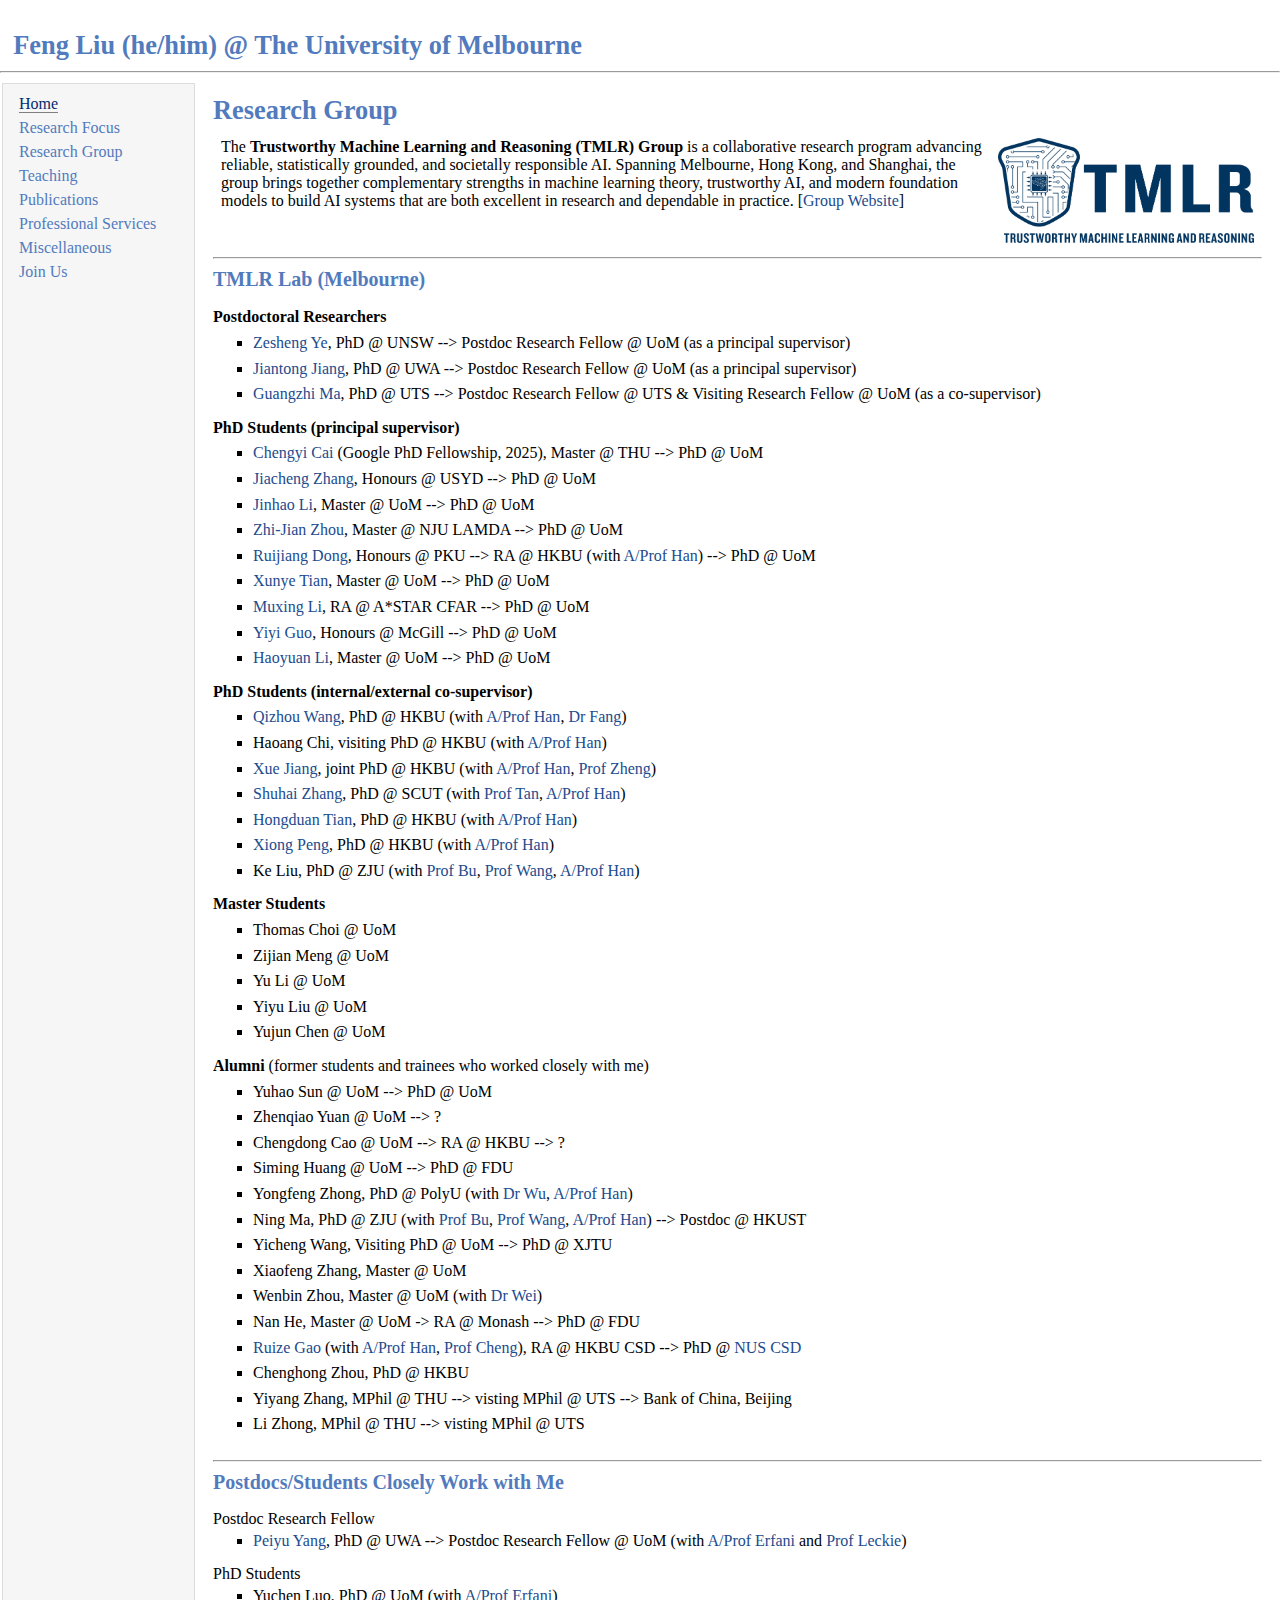
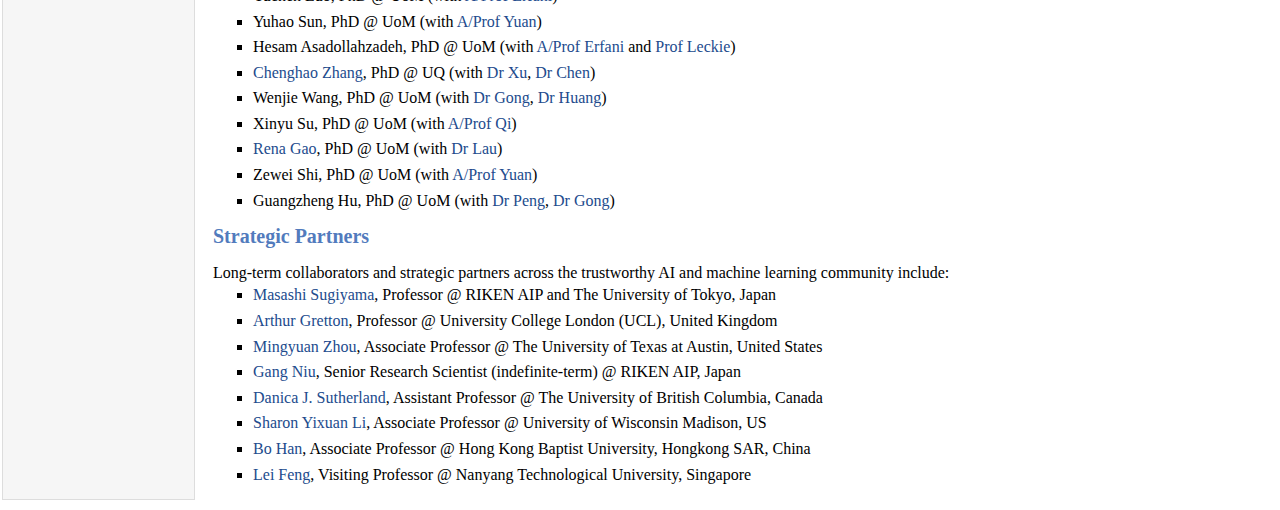
<file: group.html>
<html>

<head>
    <meta http-equiv="Content-Type" content="text/html;charset=utf-8" />
    <link rel="stylesheet" type="text/css" href="style.css" />
    <title>Research Group | Feng Liu</title>
</head>

<body>
<h1 style="padding-left: 0.5em">Feng Liu (he/him) @ The University of Melbourne</h1><hr>
<table summary="Table for page layout." id="tlayout">
<tr valign="top">
<td id="layout-menu">
    <div class="menu-item"><a href="index.html" class="current">Home</a></div>
    <div class="menu-item"><a href="focus.html">Research Focus</a></div>
    <div class="menu-item"><a href="group.html">Research Group</a></div>
    <div class="menu-item"><a href="teaching.html">Teaching</a></div>
    <div class="menu-item"><a href="publication.html">Publications</a></div>
    <div class="menu-item"><a href="service.html">Professional Services</a></div>
    <div class="menu-item"><a href="miscellaneous.html">Miscellaneous</a></div>
    <div class="menu-item"><a href="join.html">Join Us</a></div>
</td>
<td id="layout-content">

    <h1 style="margin-top: 0em">Research Group</h1>
	
     <table class="imgtable"><tr valign="top">
        <td>
            The <b>Trustworthy Machine Learning and Reasoning (TMLR) Group</b> is a collaborative research program advancing reliable, statistically grounded, and societally responsible AI. Spanning Melbourne, Hong Kong, and Shanghai, the group brings together complementary strengths in machine learning theory, trustworthy AI, and modern foundation models to build AI systems that are both excellent in research and dependable in practice. [<a href="https://github.com/tmlr-group" target="_blank">Group Website</a>]
        </td>
        <td><img src="tmlr-logo.png" alt="logo" height="105.335" width="255.67" /></td>
    </tr></table>
    
    <div>
        <h2><hr><a name="group"></a>TMLR Lab (Melbourne)</h2>
        <p><b>Postdoctoral Researchers</b></p>
        <ul>
            <li><p><a href="https://zyecs.github.io/" target="_blank">Zesheng Ye</a>, PhD @ UNSW --> Postdoc Research Fellow @ UoM (as a principal supervisor)</p></li>
            <li><p><a href="https://jjiantong.github.io/" target="_blank">Jiantong Jiang</a>, PhD @ UWA --> Postdoc Research Fellow @ UoM (as a principal supervisor)</p></li>
            <li><p><a href="https://scholar.google.com.au/citations?user=PwgyYIEAAAAJ&hl=en" target="_blank">Guangzhi Ma</a>, PhD @ UTS --> Postdoc Research Fellow @ UTS & Visiting Research Fellow @ UoM (as a co-supervisor)</p></li>
        </ul>
        <p><b>PhD Students (principal supervisor)</b></p>
        <ul>
            <li><p><a href="https://caichengyi.github.io/" target="_blank">Chengyi Cai</a> (Google PhD Fellowship, 2025), Master @ THU --> PhD @ UoM </p></li>
            <li><p><a href="https://jiachengz01.github.io/" target="_blank">Jiacheng Zhang</a>, Honours @ USYD --> PhD @ UoM </p></li>
            <li><p><a href="https://jinhaolee.github.io/" target="_blank">Jinhao Li</a>, Master @ UoM --> PhD @ UoM </p></li>
            <li><p><a href="https://zhijianzhouml.github.io/" target="_blank">Zhi-Jian Zhou</a>, Master @ NJU LAMDA --> PhD @ UoM </p></li>
            <li><p><a href="https://ruijdong97.github.io/" target="_blank">Ruijiang Dong</a>, Honours @ PKU --> RA @ HKBU (with <a href="https://bhanml.github.io/" target="_blank">A/Prof Han</a>) --> PhD @ UoM  </p></li>
            <li><p><a href="https://yeager20001118.github.io/" target="_blank">Xunye Tian</a>, Master @ UoM --> PhD @ UoM </p></li>
            <li><p><a href="https://muxingliunimelb.github.io/" target="_blank">Muxing Li</a>, RA @ A*STAR CFAR --> PhD @ UoM </p></li>
            <li><p><a href="https://yiyiguoml.github.io" target="_blank">Yiyi Guo</a>, Honours @ McGill --> PhD @ UoM </p></li>
            <li><p><a href="https://cis.unimelb.edu.au/research/artificial-intelligence/ai-students/artificial-intelligence/haoyuan-li" target="_blank">Haoyuan Li</a>, Master @ UoM --> PhD @ UoM </p></li>
        </ul>

        <p><b>PhD Students (internal/external co-supervisor)</b></p>
        <ul>
            <li><p><a href="https://qizhouwang.github.io/homepage/" target="_blank">Qizhou Wang</a>, PhD @ HKBU (with <a href="https://bhanml.github.io/" target="_blank">A/Prof Han</a>, <a href="https://fang-zhen.github.io/" target="_blank">Dr Fang</a>) </p></li>
            <li><p>Haoang Chi, visiting PhD @ HKBU (with <a href="https://bhanml.github.io/" target="_blank">A/Prof Han</a>) </p></li>
            <li><p><a href="https://xuejiang16.github.io/" target="_blank">Xue Jiang</a>, joint PhD @ HKBU (with <a href="https://bhanml.github.io/" target="_blank">A/Prof Han</a>, <a href="https://faculty.sustech.edu.cn/fengzheng/en/" target="_blank">Prof Zheng</a>)</p></li>
            <li><p><a href="https://zshsh98.github.io/" target="_blank">Shuhai Zhang</a>, PhD @ SCUT (with <a href="https://tanmingkui.github.io/" target="_blank">Prof Tan</a>, <a href="https://bhanml.github.io/" target="_blank">A/Prof Han</a>) </p></li>
            <li><p><a href="https://hongduantian.github.io/" target="_blank">Hongduan Tian</a>, PhD @ HKBU (with <a href="https://bhanml.github.io/" target="_blank">A/Prof Han</a>)</p></li>
            <li><p><a href="https://alanpeng0897.github.io/" target="_blank">Xiong Peng</a>, PhD @ HKBU (with <a href="https://bhanml.github.io/" target="_blank">A/Prof Han</a>) </p></li>
            <li><p>Ke Liu, PhD @ ZJU (with <a href="https://person.zju.edu.cn/en/bjj" target="_blank">Prof Bu</a>, <a href="https://scholar.google.com/citations?user=77NWq3gAAAAJ&hl=en" target="_blank">Prof Wang</a>, <a href="https://bhanml.github.io/" target="_blank">A/Prof Han</a>) </p></li>
        </ul>

        <p><b>Master Students</b></p>
        <ul>
            <li><p>Thomas Choi @ UoM </p></li>
            <li><p>Zijian Meng @ UoM </p></li>
            <li><p>Yu Li @ UoM </p></li>
            <li><p>Yiyu Liu @ UoM </p></li>
            <li><p>Yujun Chen @ UoM </p></li>
        </ul>

        <p><b>Alumni</b> (former students and trainees who worked closely with me)</p>
        <ul>
        <li><p>Yuhao Sun @ UoM --> PhD @ UoM </p></li>
        <li><p>Zhenqiao Yuan @ UoM --> ? </p></li>
        <li><p>Chengdong Cao @ UoM --> RA @ HKBU --> ? </p></li>
        <li><p>Siming Huang @ UoM --> PhD @ FDU </p></li>
        <li><p>Yongfeng Zhong, PhD @ PolyU (with <a href="http://www4.comp.polyu.edu.hk/~csxmwu/" target="_blank">Dr Wu</a>, <a href="https://bhanml.github.io/" target="_blank">A/Prof Han</a>)</p></li>
        <li><p>Ning Ma, PhD @ ZJU (with <a href="https://ningma-ai.github.io/" target="_blank">Prof Bu</a>, <a href="https://scholar.google.com/citations?user=77NWq3gAAAAJ&hl=en" target="_blank">Prof Wang</a>, <a href="https://bhanml.github.io/" target="_blank">A/Prof Han</a>) --> Postdoc @ HKUST </p></li>
        <li><p>Yicheng Wang, Visiting PhD @ UoM --> PhD @ XJTU</p></li>
        <li><p>Xiaofeng Zhang, Master @ UoM </p></li>
        <li><p>Wenbin Zhou, Master @ UoM (with <a href="https://www.suswei.com/" target="_blank">Dr Wei</a>)</p></li>
        <li><p>Nan He, Master @ UoM -> RA @ Monash --> PhD @ FDU</p></li>
        <li><p><a href="https://sjtubrian.github.io/" target="_blank">Ruize Gao</a> (with <a href="https://bhanml.github.io/" target="_blank">A/Prof Han</a>, <a href="https://www.cse.cuhk.edu.hk/~jcheng/" target="_blank">Prof Cheng</a>), RA @ HKBU CSD --> PhD @ <a href="https://www.comp.nus.edu.sg/" target="_blank">NUS CSD</a></p></li>
        <li><p>Chenghong Zhou, PhD @ HKBU</p></li>
        <li><p>Yiyang Zhang, MPhil @ THU --> visting MPhil @ UTS --> Bank of China, Beijing</p></li>
        <li><p>Li Zhong, MPhil @ THU --> visting MPhil @ UTS</p></li>
        
        </ul>
        
    </div>

    <div>
        <h2><hr><a name="group"></a>Postdocs/Students Closely Work with Me</h2>
        Postdoc Research Fellow
        <ul>
            <li><p><a href="https://ypeiyu.github.io/" target="_blank">Peiyu Yang</a>, PhD @ UWA --> Postdoc Research Fellow @ UoM (with <a href="https://people.eng.unimelb.edu.au/smonazam/" target="_blank">A/Prof Erfani</a> and <a href="https://findanexpert.unimelb.edu.au/profile/6335-christopher-leckie" target="_blank">Prof Leckie</a>)</p></li>
        </ul>
        PhD Students 
        <ul>
        <li><p>Yuchen Luo, PhD @ UoM (with <a href="https://people.eng.unimelb.edu.au/smonazam/" target="_blank">A/Prof Erfani</a>)</p></li>
        <li><p>Yuhao Sun, PhD @ UoM (with <a href="https://xyuancs.github.io/" target="_blank">A/Prof Yuan</a>)</p></li>
        <li><p>Hesam Asadollahzadeh, PhD @ UoM (with <a href="https://people.eng.unimelb.edu.au/smonazam/" target="_blank">A/Prof Erfani</a> and <a href="https://findanexpert.unimelb.edu.au/profile/6335-christopher-leckie" target="_blank">Prof Leckie</a>)</p></li>
        <li><p><a href="https://eecs.uq.edu.au/profile/6669/chenhao-zhang" target="_blank">Chenghao Zhang</a>, PhD @ UQ (with <a href="https://about.uq.edu.au/experts/26509" target="_blank">Dr Xu</a>, <a href="https://researchers.adelaide.edu.au/profile/weitong.chen" target="_blank">Dr Chen</a>)</p></li>
        <li><p>Wenjie Wang, PhD @ UoM (with <a href="https://mingming-gong.github.io/" target="_blank">Dr Gong</a>, <a href="https://biweihuang.com/" target="_blank">Dr Huang</a>)</p></li>
        <li><p>Xinyu Su, PhD @ UoM (with <a href="https://jianzhongqi.github.io/" target="_blank">A/Prof Qi</a>)</p></li>
        <li><p><a href="https://www.linkedin.com/in/rena-gao-72a71a113/" target="_blank">Rena Gao</a>, PhD @ UoM (with <a href="https://jeyhan.my/" target="_blank">Dr Lau</a>)</p></li>
        <li><p>Zewei Shi, PhD @ UoM (with <a href="https://xyuancs.github.io/" target="_blank">A/Prof Yuan</a>)</p></li>
        <li><p>Guangzheng Hu, PhD @ UoM (with <a href="https://sites.google.com/view/liuhua-peng" target="_blank">Dr Peng</a>, <a href="https://mingming-gong.github.io/" target="_blank">Dr Gong</a>)</p></li>
        </ul>
    </div>
    <div>
        <h2><a name="group"></a>Strategic Partners</h2>
        Long-term collaborators and strategic partners across the trustworthy AI and machine learning community include:
        <ul>
        <li><p><a href="http://www.ms.k.u-tokyo.ac.jp/sugi/" target="_blank">Masashi Sugiyama</a>, Professor @ RIKEN AIP and The University of Tokyo, Japan</p></li>
        <li><p><a href="https://www.gatsby.ucl.ac.uk/~gretton/" target="_blank">Arthur Gretton</a>, Professor @ University College London (UCL), United Kingdom</p></li>
        <li><p><a href="https://mingyuanzhou.github.io/" target="_blank">Mingyuan Zhou</a>, Associate Professor @ The University of Texas at Austin, United States</p></li>
        <li><p><a href="https://niug1984.github.io/" target="_blank">Gang Niu</a>, Senior Research Scientist (indefinite-term) @ RIKEN AIP, Japan</p></li>
        <li><p><a href="https://djsutherland.ml/" target="_blank">Danica J. Sutherland</a>, Assistant Professor @ The University of British Columbia, Canada</p></li>
        <li><p><a href="https://pages.cs.wisc.edu/~sharonli/" target="_blank">Sharon Yixuan Li</a>, Associate Professor @ University of Wisconsin Madison, US</p></li>
        <li><p><a href="https://bhanml.github.io/" target="_blank">Bo Han</a>, Associate Professor @ Hong Kong Baptist University, Hongkong SAR, China</p></li>
        <li><p><a href="https://lfeng-ntu.github.io/" target="_blank">Lei Feng</a>, Visiting Professor @ Nanyang Technological University, Singapore</p></li>
        </ul>
    </div>  

</td>
</tr>
</table>
</body>
</html>
</file>
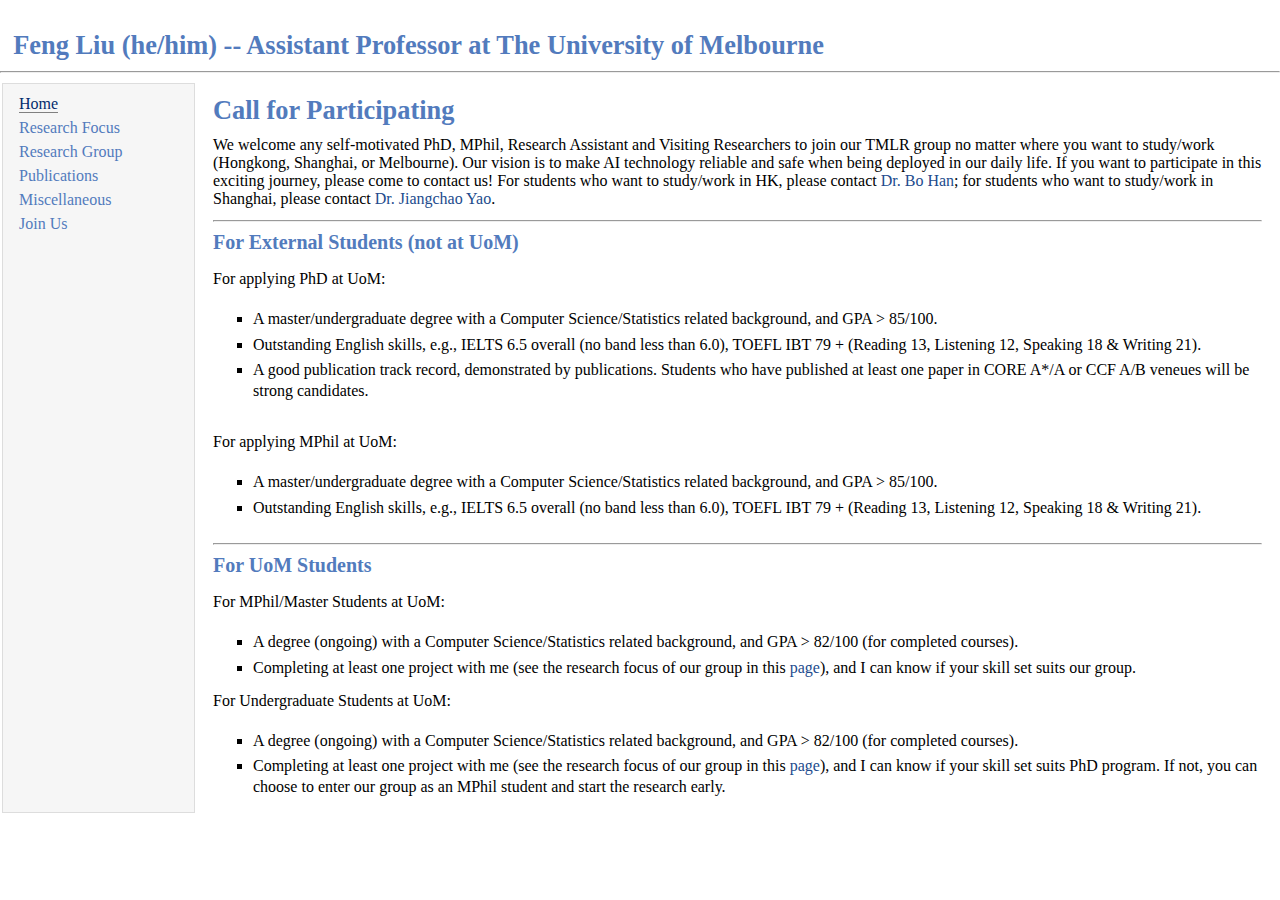
<file: join.html>
<html>

<head>
    <meta http-equiv="Content-Type" content="text/html;charset=utf-8" />
    <link rel="stylesheet" type="text/css" href="style.css" />
    <title>Feng Liu (he/him) -- Assistant Professor at The University of Melbourne</title>
</head>

<body>
<h1 style="padding-left: 0.5em">Feng Liu (he/him) -- Assistant Professor at The University of Melbourne</h1><hr>
<table summary="Table for page layout." id="tlayout">
<tr valign="top">
<td id="layout-menu">
    <div class="menu-item"><a href="index.html" class="current">Home</a></div>
    <div class="menu-item"><a href="focus.html">Research Focus</a></div>
    <div class="menu-item"><a href="group.html">Research Group</a></div>
    <div class="menu-item"><a href="publication.html">Publications</a></div>
    <div class="menu-item"><a href="miscellaneous.html">Miscellaneous</a></div>
    <div class="menu-item"><a href="join.html">Join Us</a></div>
    <!-- <div class="menu-item"><a href="teaching.html">Teaching</a></div>
    <div class="menu-item"><a href="codedata.html">Codes & Data</a></div>
    <div class="menu-item"><a href="group.html">ML Group</a></div>
    <div class="menu-item"><a href="seminar.html">ML Seminar</a></div> -->
</td>
<td id="layout-content">

    <h1 style="margin-top: 0em">Call for Participating</h1>
	
    <!-- <p>[ <a href="#services">Professional Services</a>,
        <a href="#talks">Academic Talks</a>,
        <a href="#awards">Honors and Awards</a> ]</p>-->
    We welcome any self-motivated PhD, MPhil, Research Assistant and Visiting Researchers to join our TMLR group no matter where you want to study/work (Hongkong, Shanghai, or Melbourne). Our vision is to make AI technology reliable and safe when being deployed in our daily life. If you want to participate in this exciting journey, please come to contact us! For students who want to study/work in HK, please contact <a href="https://bhanml.github.io/" target="_blank">Dr. Bo Han</a>; for students who want to study/work in Shanghai, please contact <a href="https://sunarker.github.io/" target="_blank">Dr. Jiangchao Yao</a>.
    <div>
        <h2><hr><a name="testing"></a>For External Students (not at UoM)</h2>
        For applying PhD at UoM:</br></br>
        <ul>
		<li><p>A master/undergraduate degree with a Computer Science/Statistics related background, and GPA > 85/100.</p></li>
        <li><p>Outstanding English skills, e.g., IELTS 6.5 overall (no band less than 6.0), TOEFL IBT 79 + (Reading 13, Listening 12, Speaking 18 & Writing 21). </p></li>
        <li><p>A good publication track record, demonstrated by publications. Students who have published at least one paper in CORE A*/A or CCF A/B veneues will be strong candidates.</p></li>
        </ul></br>
        
        For applying MPhil at UoM:</br></br>
        <ul>
		<li><p>A master/undergraduate degree with a Computer Science/Statistics related background, and GPA > 85/100.</p></li>
        <li><p>Outstanding English skills, e.g., IELTS 6.5 overall (no band less than 6.0), TOEFL IBT 79 + (Reading 13, Listening 12, Speaking 18 & Writing 21). </p></li>
        </ul>
        
    </div>
    <div>
        <h2><hr><a name="testing"></a>For UoM Students</h2>
        For MPhil/Master Students at UoM:</br></br>
        <ul>
		<li><p>A degree (ongoing) with a Computer Science/Statistics related background, and GPA > 82/100 (for completed courses).</p></li>
        <li><p>Completing at least one project with me (see the research focus of our group in this <a href="focus.html" target="_blank">page</a>), and I can know if your skill set suits our group.</p></li>
        </ul>
        
        For Undergraduate Students at UoM:</br></br>
        <ul>
		<li><p>A degree (ongoing) with a Computer Science/Statistics related background, and GPA > 82/100 (for completed courses).</p></li>
        <li><p>Completing at least one project with me (see the research focus of our group in this <a href="focus.html" target="_blank">page</a>), and I can know if your skill set suits PhD program. If not, you can choose to enter our group as an MPhil student and start the research early.</p></li>
        </ul>
        
    </div>
    

</td>
</tr>
</table>
</body>
</html>
</file>
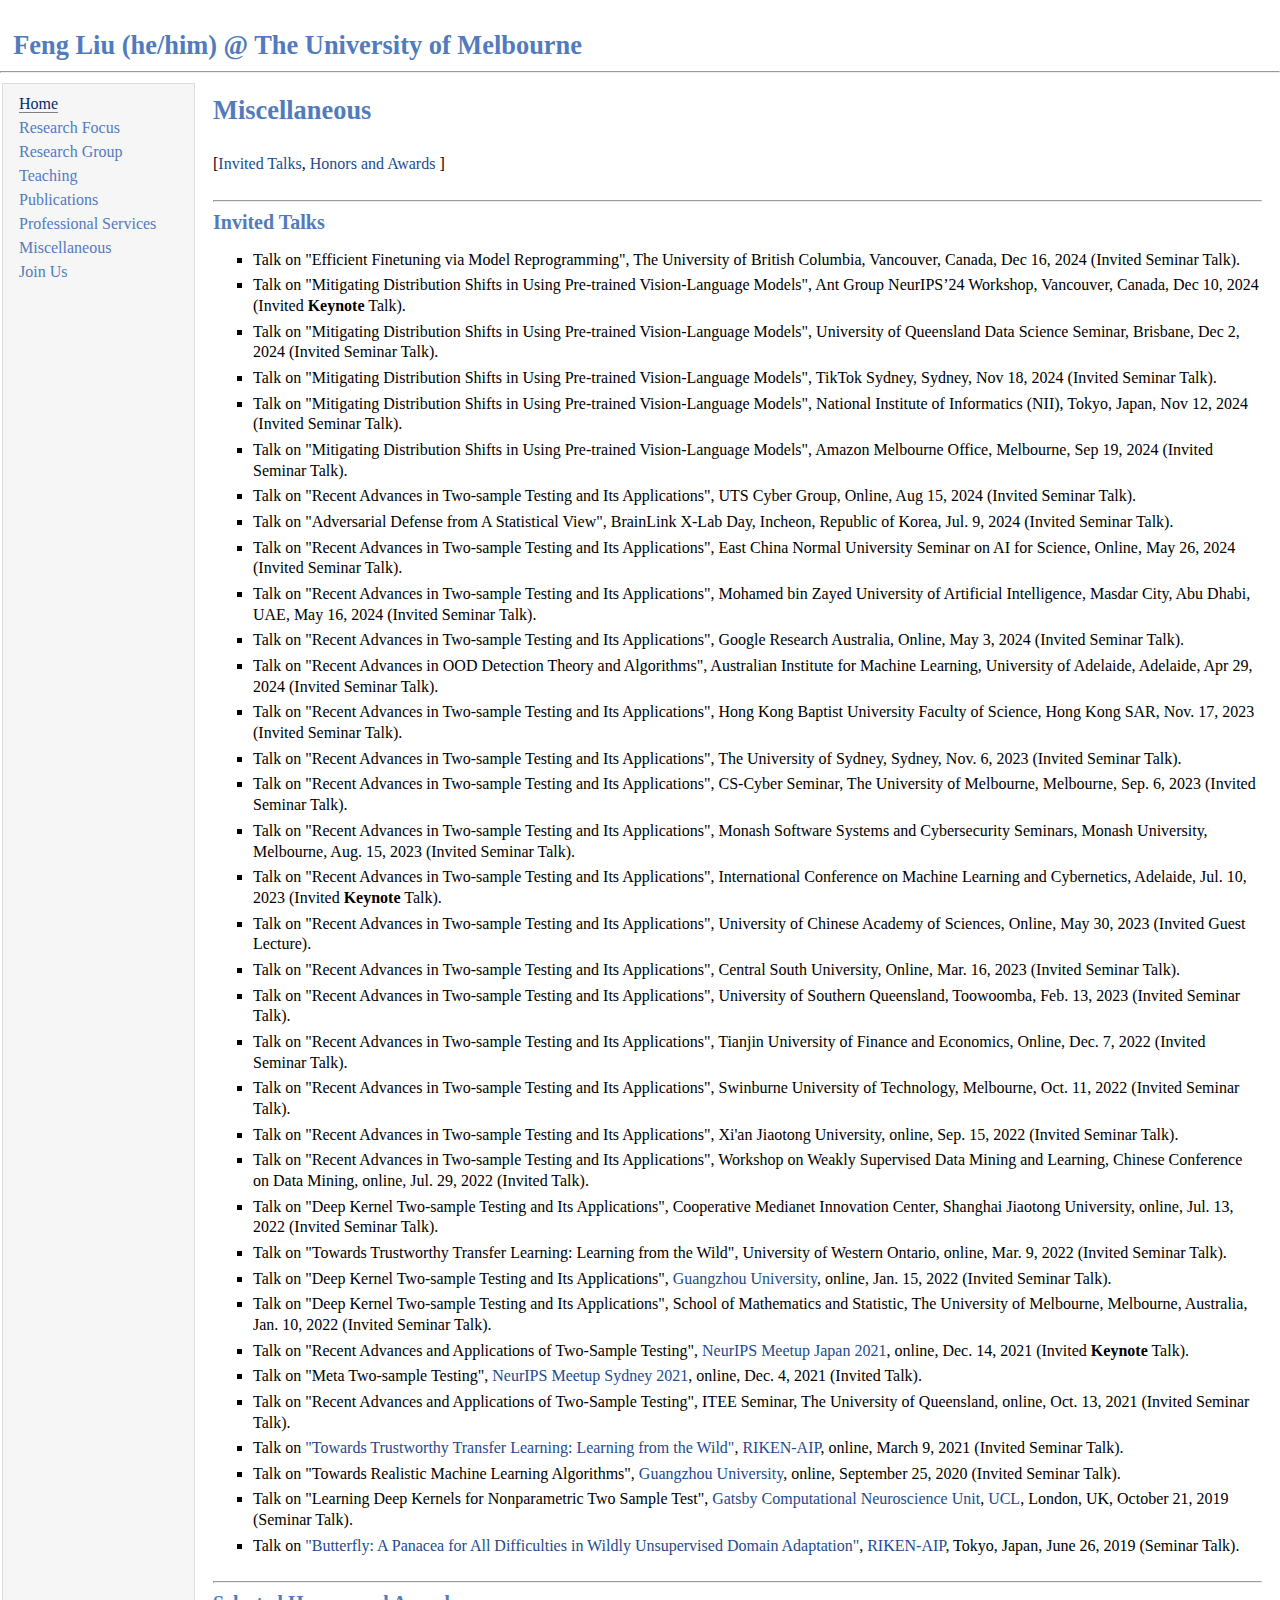
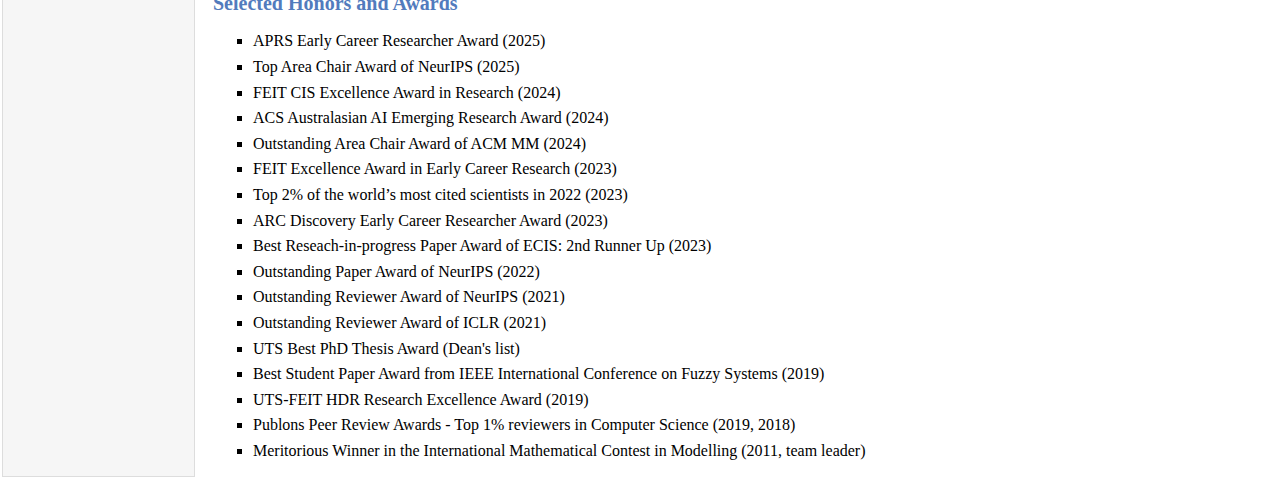
<file: miscellaneous.html>
<html>

<head>
    <meta http-equiv="Content-Type" content="text/html;charset=utf-8" />
    <link rel="stylesheet" type="text/css" href="style.css" />
    <title>Feng Liu (he/him) -- Senior Lecturer (US Associate Professor) at The University of Melbourne</title>
</head>

<body>
<h1 style="padding-left: 0.5em">Feng Liu (he/him) @ The University of Melbourne</h1><hr>
<table summary="Table for page layout." id="tlayout">
<tr valign="top">
<td id="layout-menu">
    <div class="menu-item"><a href="index.html" class="current">Home</a></div>
    <div class="menu-item"><a href="focus.html">Research Focus</a></div>
    <div class="menu-item"><a href="group.html">Research Group</a></div>
    <div class="menu-item"><a href="teaching.html">Teaching</a></div>
    <div class="menu-item"><a href="publication.html">Publications</a></div>
    <div class="menu-item"><a href="service.html">Professional Services</a></div>
    <div class="menu-item"><a href="miscellaneous.html">Miscellaneous</a></div>
    <div class="menu-item"><a href="join.html">Join Us</a></div>
</td>
<td id="layout-content">

    <h1 style="margin-top: 0em">Miscellaneous</h1><br>
	
    <p>[<a href="#talks">Invited Talks</a>,
        <a href="#awards">Honors and Awards</a> ]</p>

    <div>
        <h2><hr><a name="talks"></a>Invited Talks</h2>
        <ul>
        <li><p>
			Talk on "Efficient Finetuning via Model Reprogramming", The University of British Columbia, Vancouver, Canada, Dec 16, 2024 (Invited Seminar Talk).
		</p></li>
		<li><p>
			Talk on "Mitigating Distribution Shifts in Using Pre-trained Vision-Language Models", Ant Group NeurIPS’24 Workshop, Vancouver, Canada, Dec 10, 2024 (Invited <b>Keynote</b> Talk).
		</p></li>
        <li><p>
			Talk on "Mitigating Distribution Shifts in Using Pre-trained Vision-Language Models", University of Queensland Data Science Seminar, Brisbane, Dec 2, 2024 (Invited Seminar Talk).
		</p></li>
        <li><p>
			Talk on "Mitigating Distribution Shifts in Using Pre-trained Vision-Language Models", TikTok Sydney, Sydney, Nov 18, 2024 (Invited Seminar Talk).
		</p></li>
        <li><p>
			Talk on "Mitigating Distribution Shifts in Using Pre-trained Vision-Language Models", National Institute of Informatics (NII), Tokyo, Japan, Nov 12, 2024 (Invited Seminar Talk).
		</p></li>
		<li><p>
			Talk on "Mitigating Distribution Shifts in Using Pre-trained Vision-Language Models", Amazon Melbourne Office, Melbourne, Sep 19, 2024 (Invited Seminar Talk).
		</p></li>
        <li><p>
			Talk on "Recent Advances in Two-sample Testing and Its Applications", UTS Cyber Group, Online, Aug 15, 2024 (Invited Seminar Talk).
		</p></li>
        <li><p>
			Talk on "Adversarial Defense from A Statistical View", BrainLink X-Lab Day, Incheon, Republic of Korea, Jul. 9, 2024 (Invited Seminar Talk).
		</p></li>
        <li><p>
			Talk on "Recent Advances in Two-sample Testing and Its Applications", East China Normal University Seminar on AI for Science, Online, May 26, 2024 (Invited Seminar Talk).
		</p></li>
        <li><p>
			Talk on "Recent Advances in Two-sample Testing and Its Applications", Mohamed bin Zayed University of Artificial Intelligence, Masdar City, Abu Dhabi, UAE, May 16, 2024 (Invited Seminar Talk).
		</p></li>
		<li><p>
			Talk on "Recent Advances in Two-sample Testing and Its Applications", Google Research Australia, Online, May 3, 2024 (Invited Seminar Talk).
		</p></li>
		<li><p>
			Talk on "Recent Advances in OOD Detection Theory and Algorithms", Australian Institute for Machine Learning, University of Adelaide, Adelaide, Apr 29, 2024 (Invited Seminar Talk).
		</p></li>
        <li><p>
			Talk on "Recent Advances in Two-sample Testing and Its Applications", Hong Kong Baptist University Faculty of Science, Hong Kong SAR, Nov. 17, 2023 (Invited Seminar Talk).
		</p></li>
        <li><p>
			Talk on "Recent Advances in Two-sample Testing and Its Applications", The University of Sydney, Sydney, Nov. 6, 2023 (Invited Seminar Talk).
		</p></li>
        <li><p>
			Talk on "Recent Advances in Two-sample Testing and Its Applications", CS-Cyber Seminar, The University of Melbourne, Melbourne, Sep. 6, 2023 (Invited Seminar Talk).
		</p></li>
        <li><p>
			Talk on "Recent Advances in Two-sample Testing and Its Applications", Monash Software Systems and Cybersecurity Seminars, Monash University, Melbourne, Aug. 15, 2023 (Invited Seminar Talk).
		</p></li>
        <li><p>
			Talk on "Recent Advances in Two-sample Testing and Its Applications", International Conference on Machine Learning and Cybernetics, Adelaide, Jul. 10, 2023 (Invited <b>Keynote</b> Talk).
		</p></li>
        <li><p>
			Talk on "Recent Advances in Two-sample Testing and Its Applications", University of Chinese Academy of Sciences, Online, May 30, 2023 (Invited Guest Lecture).
		</p></li>
        <li><p>
			Talk on "Recent Advances in Two-sample Testing and Its Applications", Central South University, Online, Mar. 16, 2023 (Invited Seminar Talk).
		</p></li>
        <li><p>
			Talk on "Recent Advances in Two-sample Testing and Its Applications", University of Southern Queensland, Toowoomba, Feb. 13, 2023 (Invited Seminar Talk).
		</p></li>
        <li><p>
			Talk on "Recent Advances in Two-sample Testing and Its Applications", Tianjin University of Finance and Economics, Online, Dec. 7, 2022 (Invited Seminar Talk).
		</p></li>
        <li><p>
			Talk on "Recent Advances in Two-sample Testing and Its Applications", Swinburne University of Technology, Melbourne, Oct. 11, 2022 (Invited Seminar Talk).
		</p></li>
        <li><p>
			Talk on "Recent Advances in Two-sample Testing and Its Applications", Xi'an Jiaotong University, online, Sep. 15, 2022 (Invited Seminar Talk).
		</p></li>
        <li><p>
			Talk on "Recent Advances in Two-sample Testing and Its Applications", Workshop on Weakly Supervised Data Mining and Learning, Chinese Conference on Data Mining, online, Jul. 29, 2022 (Invited Talk).
		</p></li>
        <li><p>
			Talk on "Deep Kernel Two-sample Testing and Its Applications", Cooperative Medianet Innovation Center, Shanghai Jiaotong University, online, Jul. 13, 2022 (Invited Seminar Talk).
		</p></li>
        <li><p>
			Talk on "Towards Trustworthy Transfer Learning: Learning from the Wild", University of Western Ontario, online, Mar. 9, 2022 (Invited Seminar Talk).
		</p></li>
        <li><p>
			Talk on "Deep Kernel Two-sample Testing and Its Applications", <a href="http://english.gzhu.edu.cn/">Guangzhou University</a>, online, Jan. 15, 2022 (Invited Seminar Talk).
		</p></li>
        <li><p>
			Talk on "Deep Kernel Two-sample Testing and Its Applications", School of Mathematics and Statistic, The University of Melbourne, Melbourne, Australia, Jan. 10, 2022 (Invited Seminar Talk).
		</p></li>
        <li><p>
			Talk on "Recent Advances and Applications of Two-Sample Testing", <a href="https://neuripsmeetup.jp/2021/">NeurIPS Meetup Japan 2021</a>, online, Dec. 14, 2021 (Invited <b>Keynote</b> Talk).
		</p></li>
        <li><p>
			Talk on "Meta Two-sample Testing", <a href="http://vision-learning.xyz/">NeurIPS Meetup Sydney 2021</a>, online, Dec. 4, 2021 (Invited Talk).
		</p></li>
        <li><p>
			Talk on "Recent Advances and Applications of Two-Sample Testing", ITEE Seminar, The University of Queensland, online, Oct. 13, 2021 (Invited Seminar Talk).
		</p></li>
        <li><p>
			Talk on <a href="https://c5dc59ed978213830355fc8978.doorkeeper.jp/events/118831" target="_blank">"Towards Trustworthy Transfer Learning: Learning from the Wild"</a>, <a href="https://aip.riken.jp/" target="_blank">RIKEN-AIP</a>, online, March 9, 2021 (Invited Seminar Talk).
		</p></li>
        <li><p>
			Talk on "Towards Realistic Machine Learning Algorithms", <a href="http://english.gzhu.edu.cn/">Guangzhou University</a>, online, September 25, 2020 (Invited Seminar Talk).
		</p></li>
		<li><p>
			Talk on "Learning Deep Kernels for Nonparametric Two Sample Test", <a href="http://www.gatsby.ucl.ac.uk/" target="_blank">Gatsby Computational Neuroscience Unit</a>, <a href="http://www.ucl.ac.uk/" target="_blank">UCL</a>, London, UK, October 21, 2019 (Seminar Talk).
		</p></li>
		<li><p>
			Talk on <a href="https://aip.riken.jp/events/event_93935/" target="_blank">"Butterfly: A Panacea for All Difficulties in Wildly Unsupervised Domain Adaptation"</a>, <a href="https://aip.riken.jp/" target="_blank">RIKEN-AIP</a>, Tokyo, Japan, June 26, 2019 (Seminar Talk).
		</p></li>
        </ul>
    </div>

    <div>
        <h2><hr><a name="awards"></a>Selected Honors and Awards</h2>
        <ul>
        <li><p>
			APRS Early Career Researcher Award (2025)
		</p></li>
        <li><p>
			Top Area Chair Award of NeurIPS (2025)
		</p></li>
        <li><p>
			FEIT CIS Excellence Award in Research (2024)
		</p></li>
        <li><p>
			ACS Australasian AI Emerging Research Award (2024)
		</p></li>
        <li><p>
			Outstanding Area Chair Award of ACM MM (2024)
		</p></li>
        <li><p>
			FEIT Excellence Award in Early Career Research (2023)
		</p></li>
        <li><p>
			Top 2% of the world’s most cited scientists in 2022 (2023)
		</p></li>
        <li><p>
        	ARC Discovery Early Career Researcher Award (2023)
        </p></li>
        <li><p>
			Best Reseach-in-progress Paper Award of ECIS: 2nd Runner Up (2023)
		</p></li>
        <li><p>
			Outstanding Paper Award of NeurIPS (2022)
		</p></li>
        <li><p>
			Outstanding Reviewer Award of NeurIPS (2021)
		</p></li>
        <li><p>
			Outstanding Reviewer Award of ICLR (2021)
		</p></li>
		<li><p>
			UTS Best PhD Thesis Award (Dean's list)
		</p></li>
		<li><p>
			Best Student Paper Award from IEEE International Conference on Fuzzy Systems (2019)
		</p></li>
		<li><p>
			UTS-FEIT HDR Research Excellence Award (2019)
		</p></li>
		<li><p>
			Publons Peer Review Awards - Top 1% reviewers in Computer Science (2019, 2018)
		</p></li>
		<li><p>
			Meritorious Winner in the International Mathematical Contest in Modelling (2011, team leader)
		</p></li>
        </ul>
    </div>



</td>
</tr>
</table>
</body>
</html>
</file>
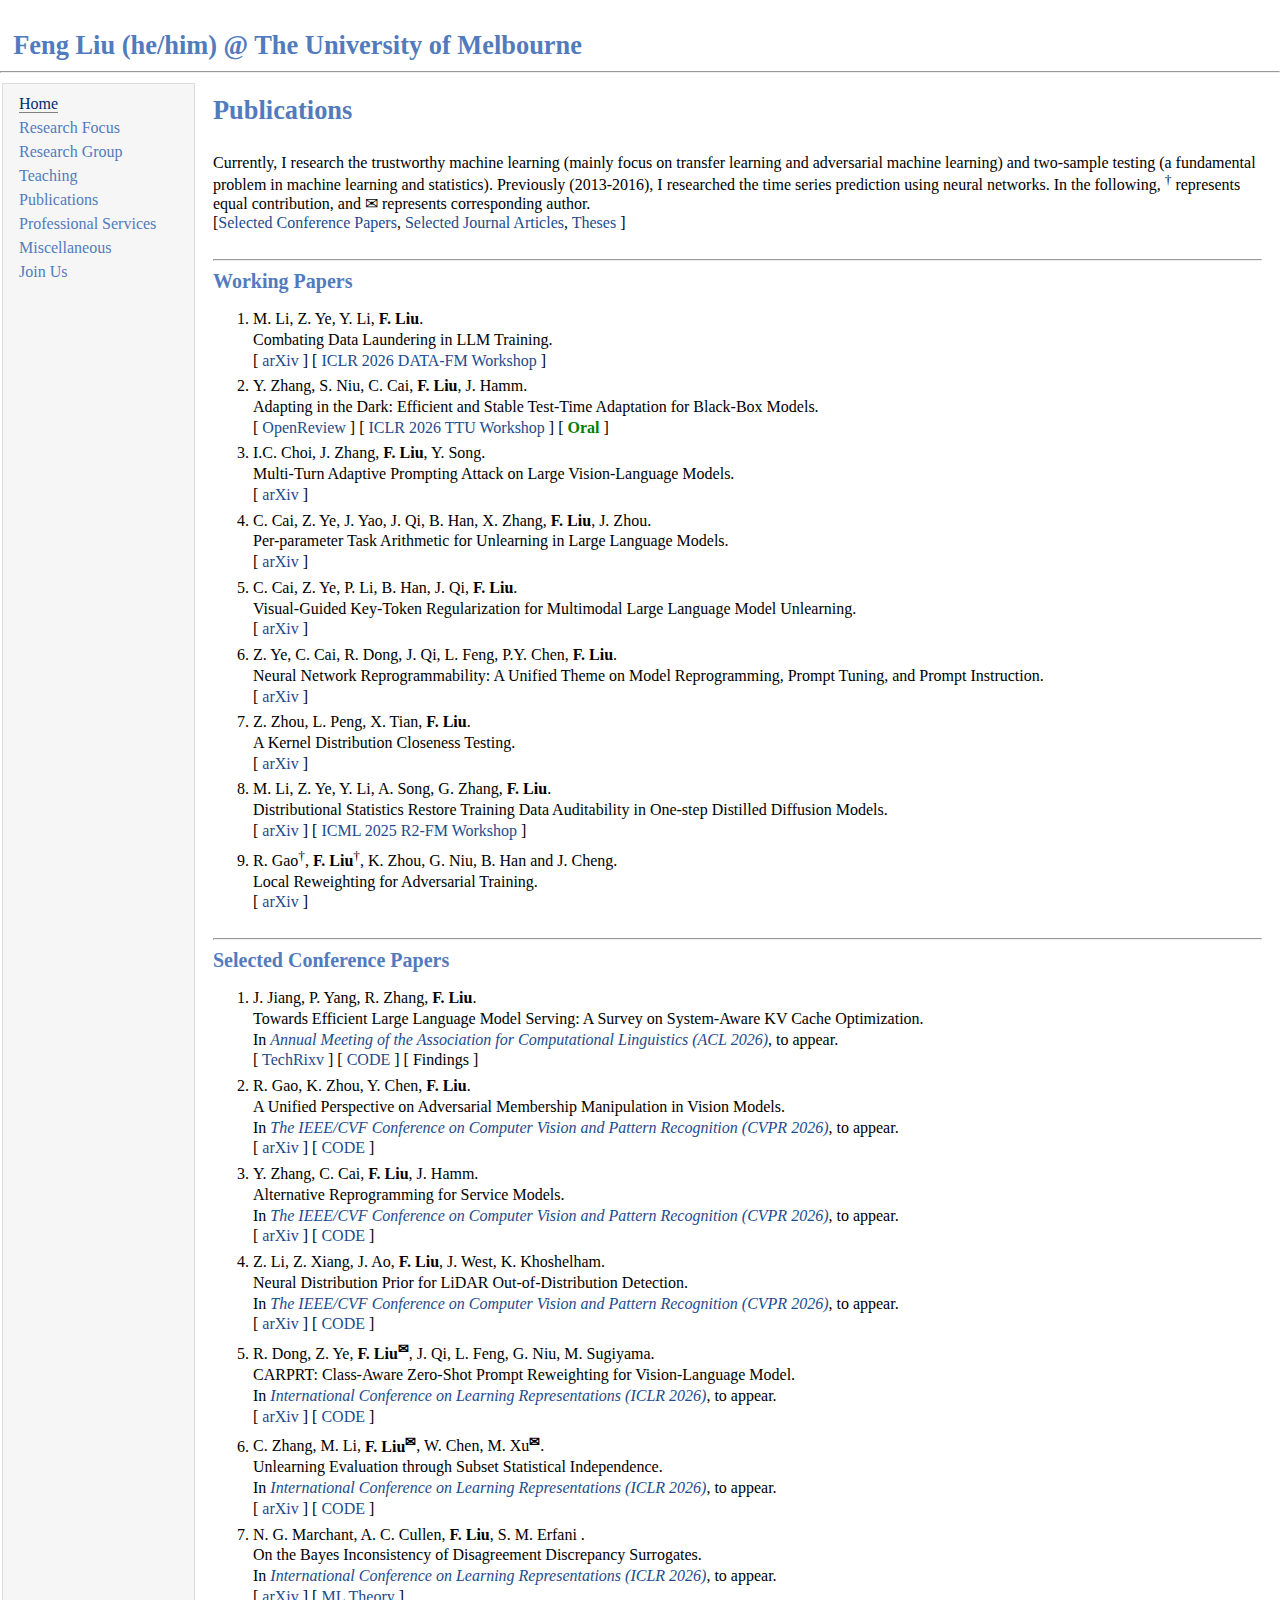
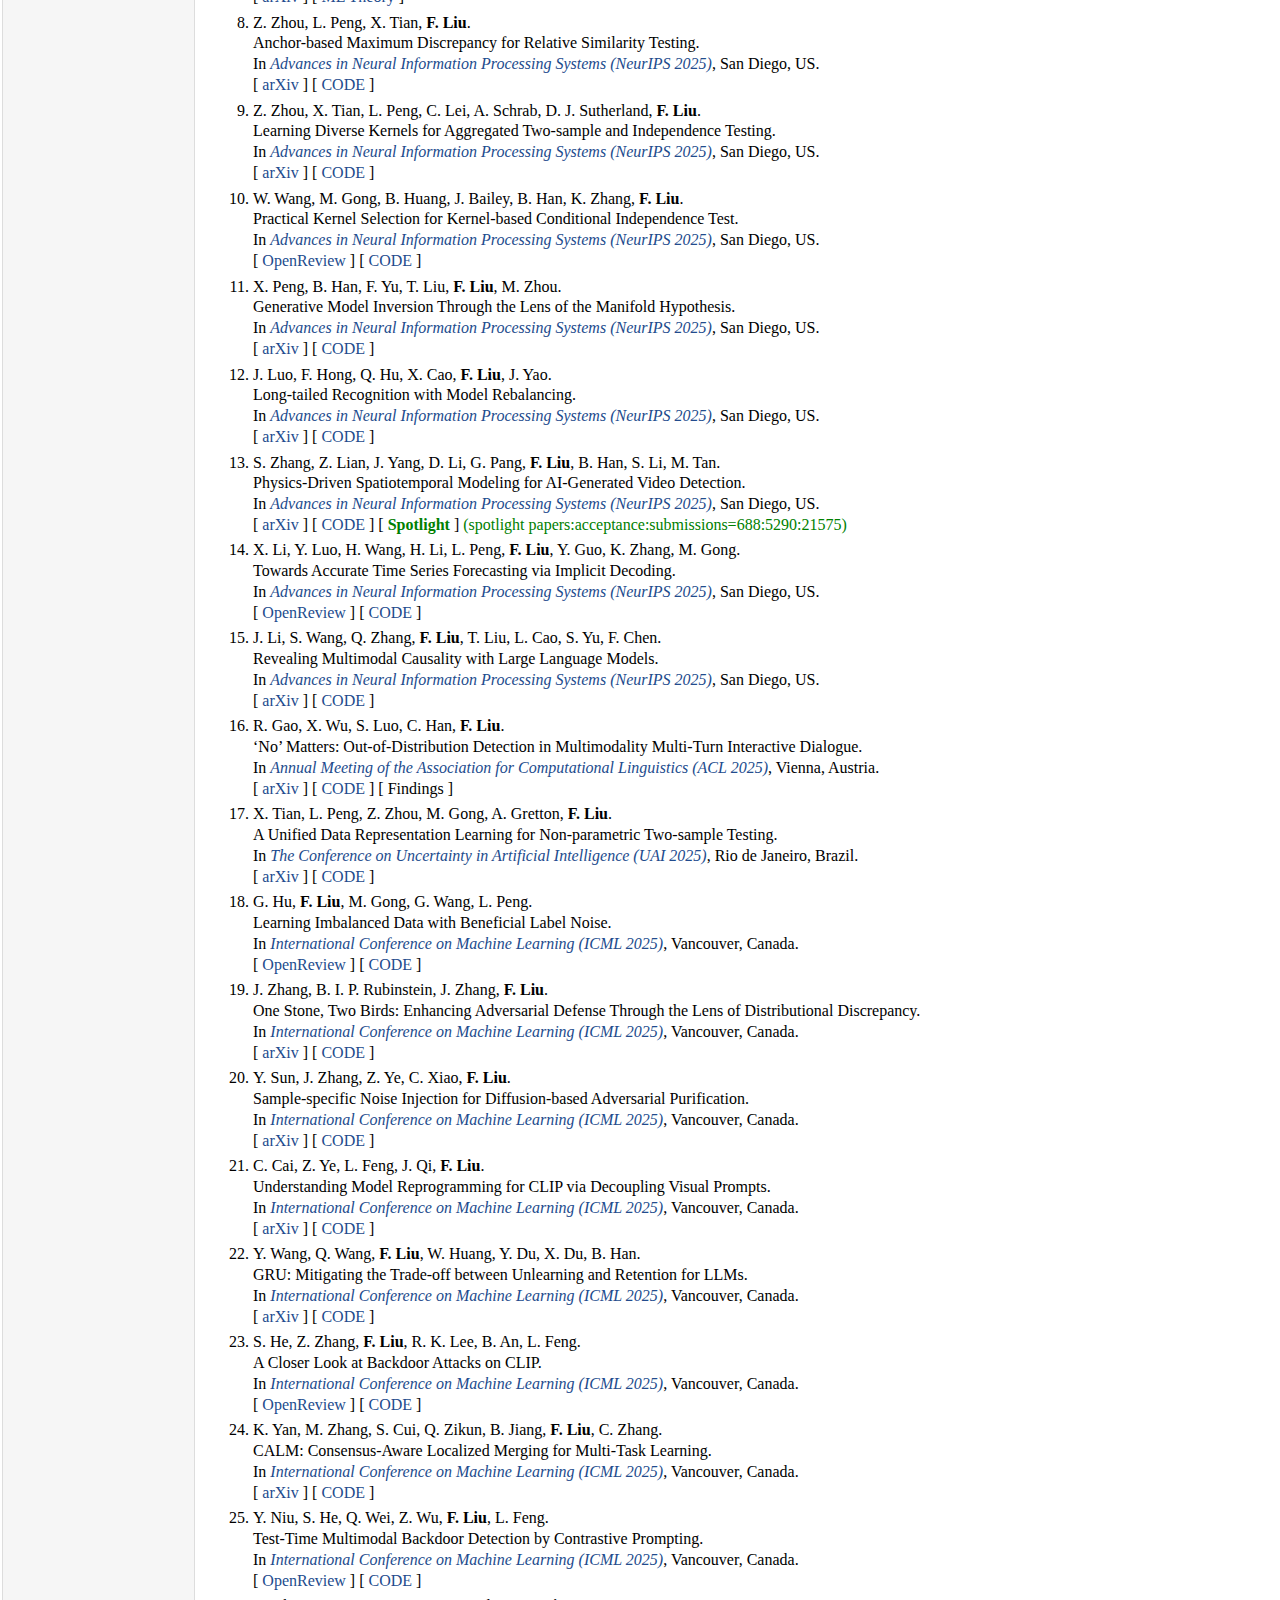
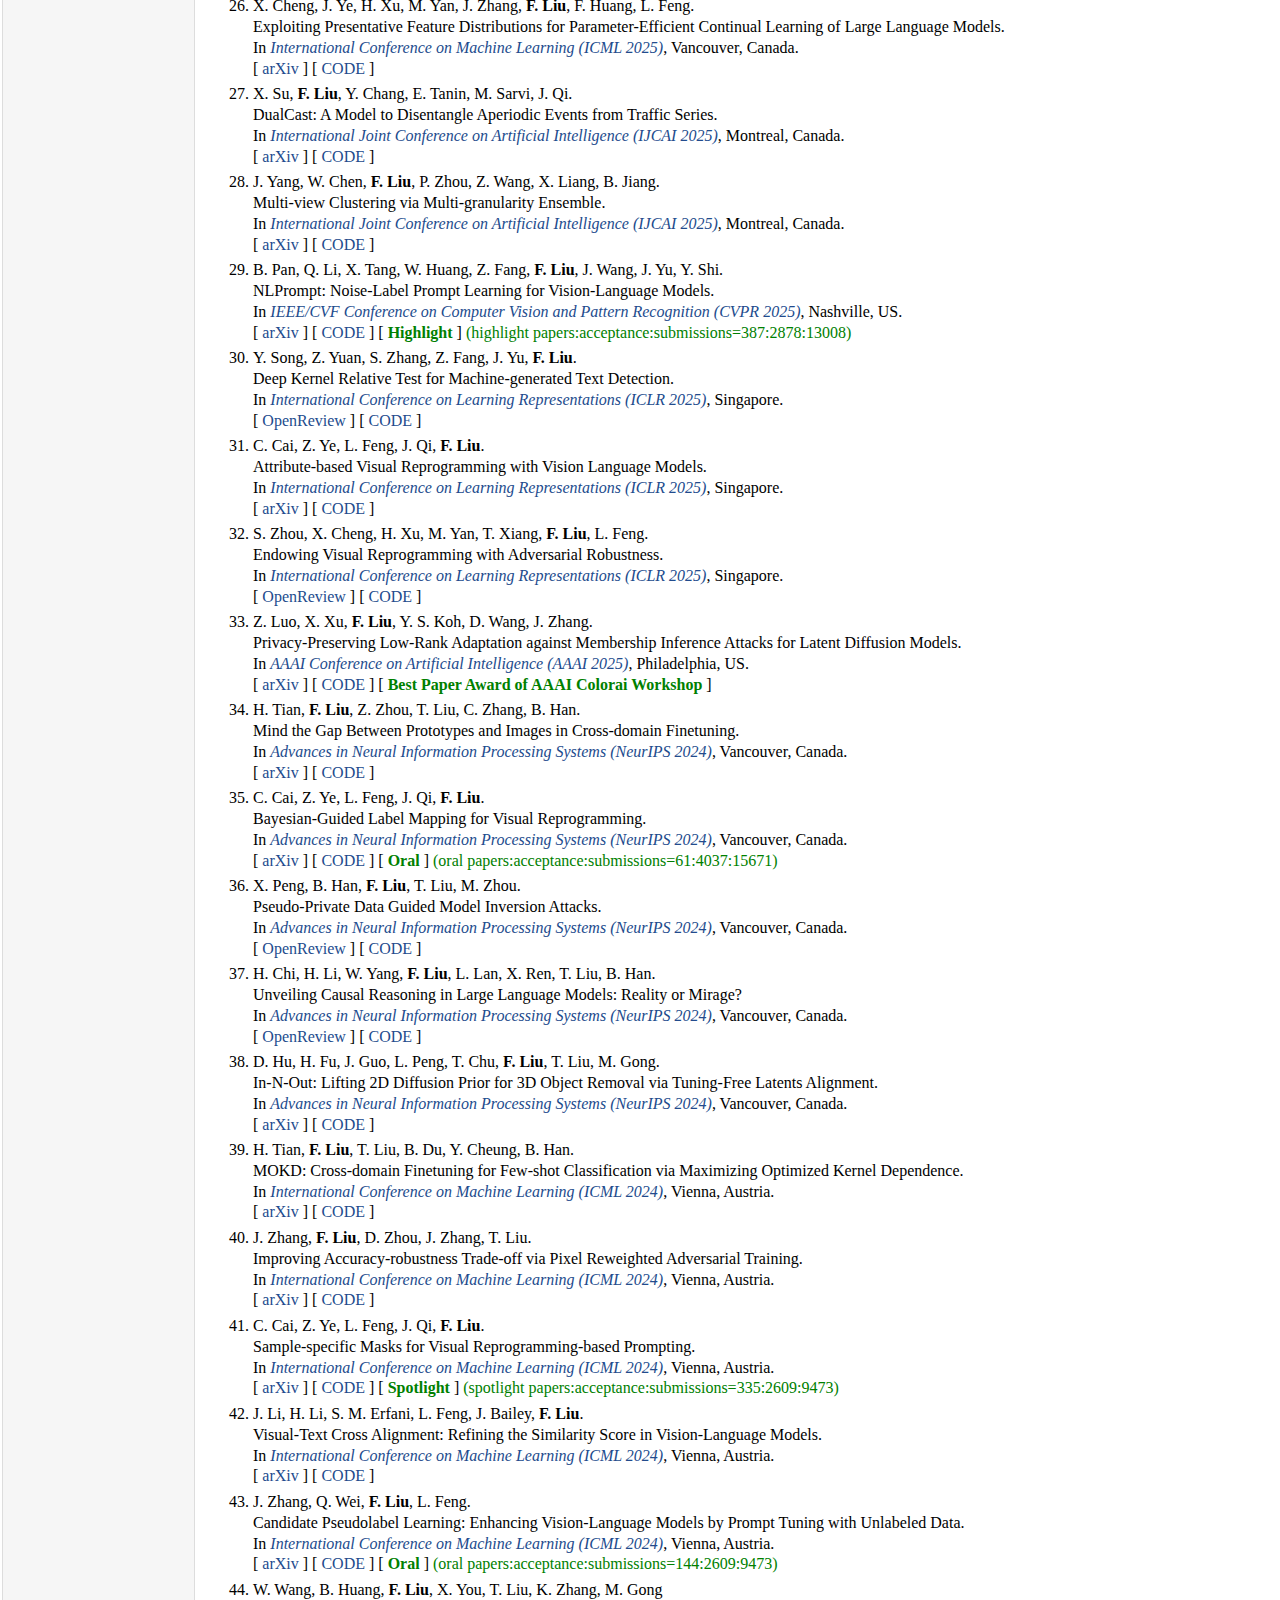
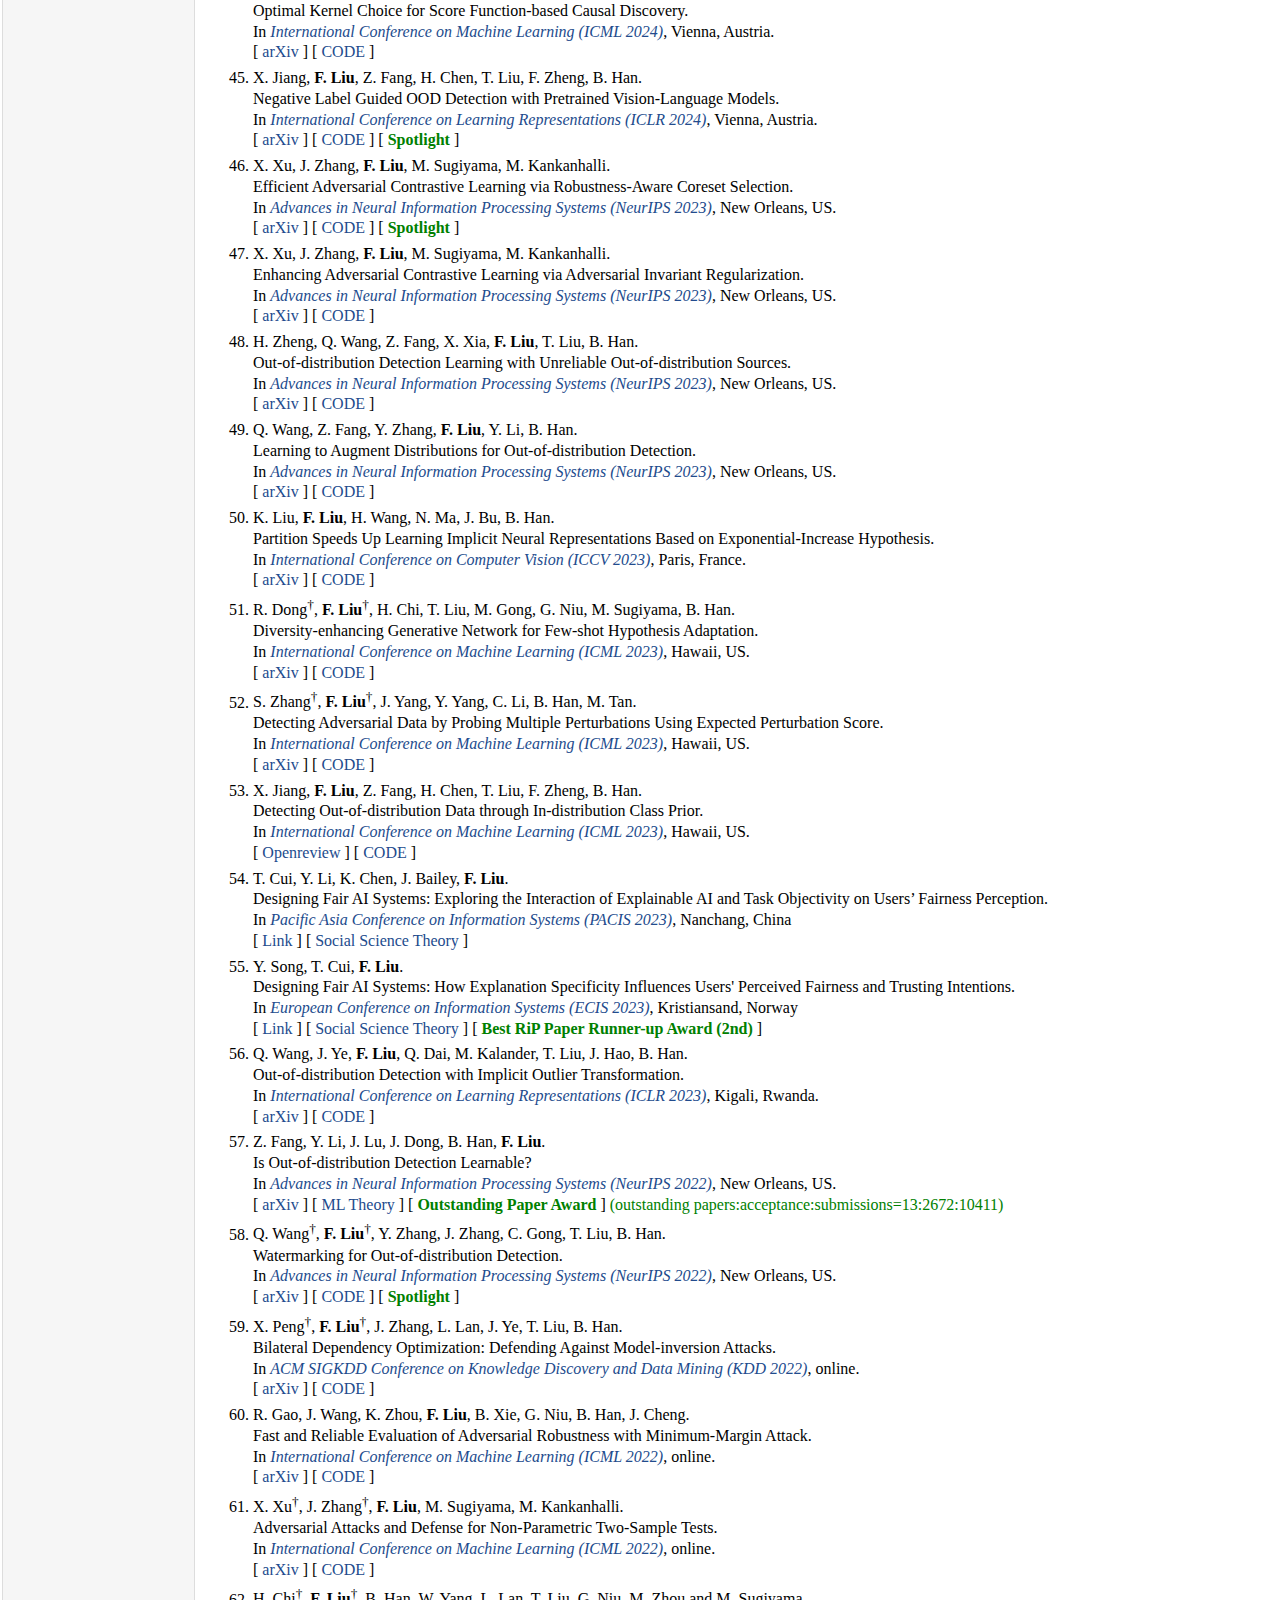
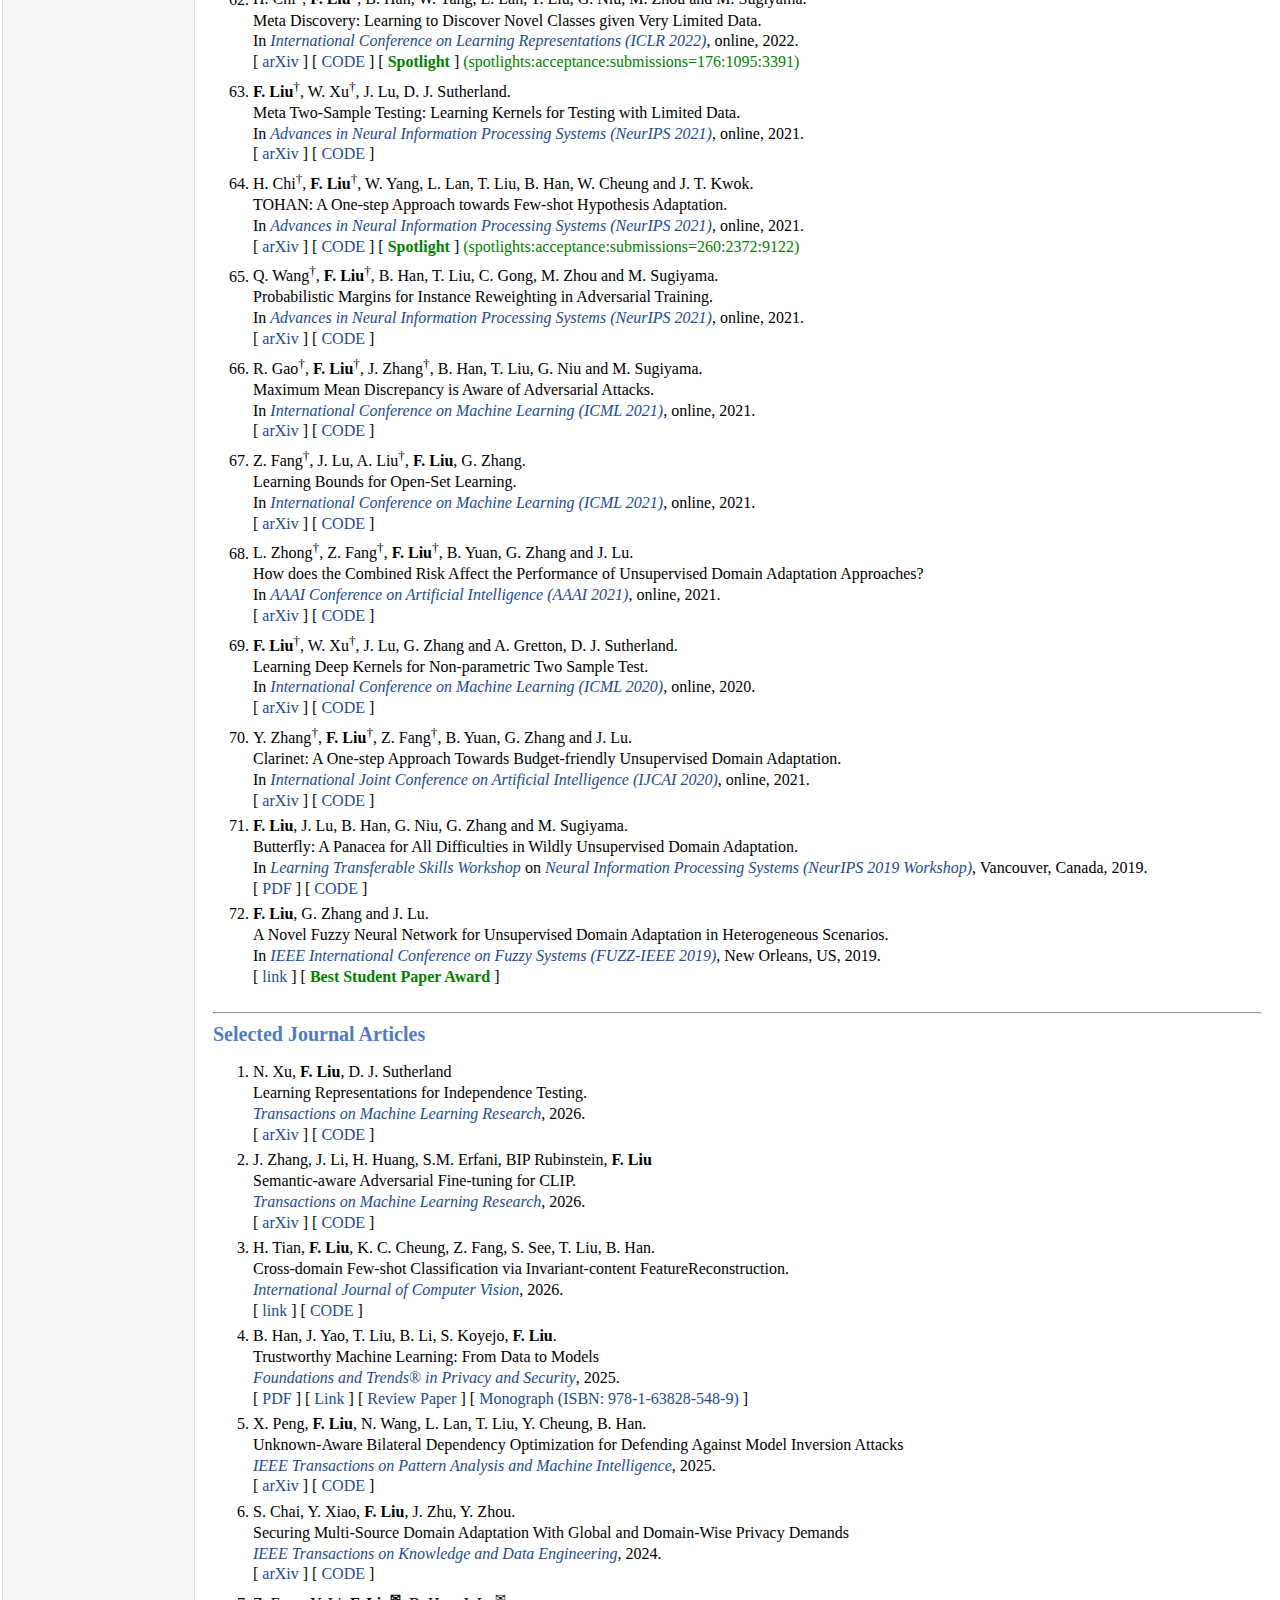
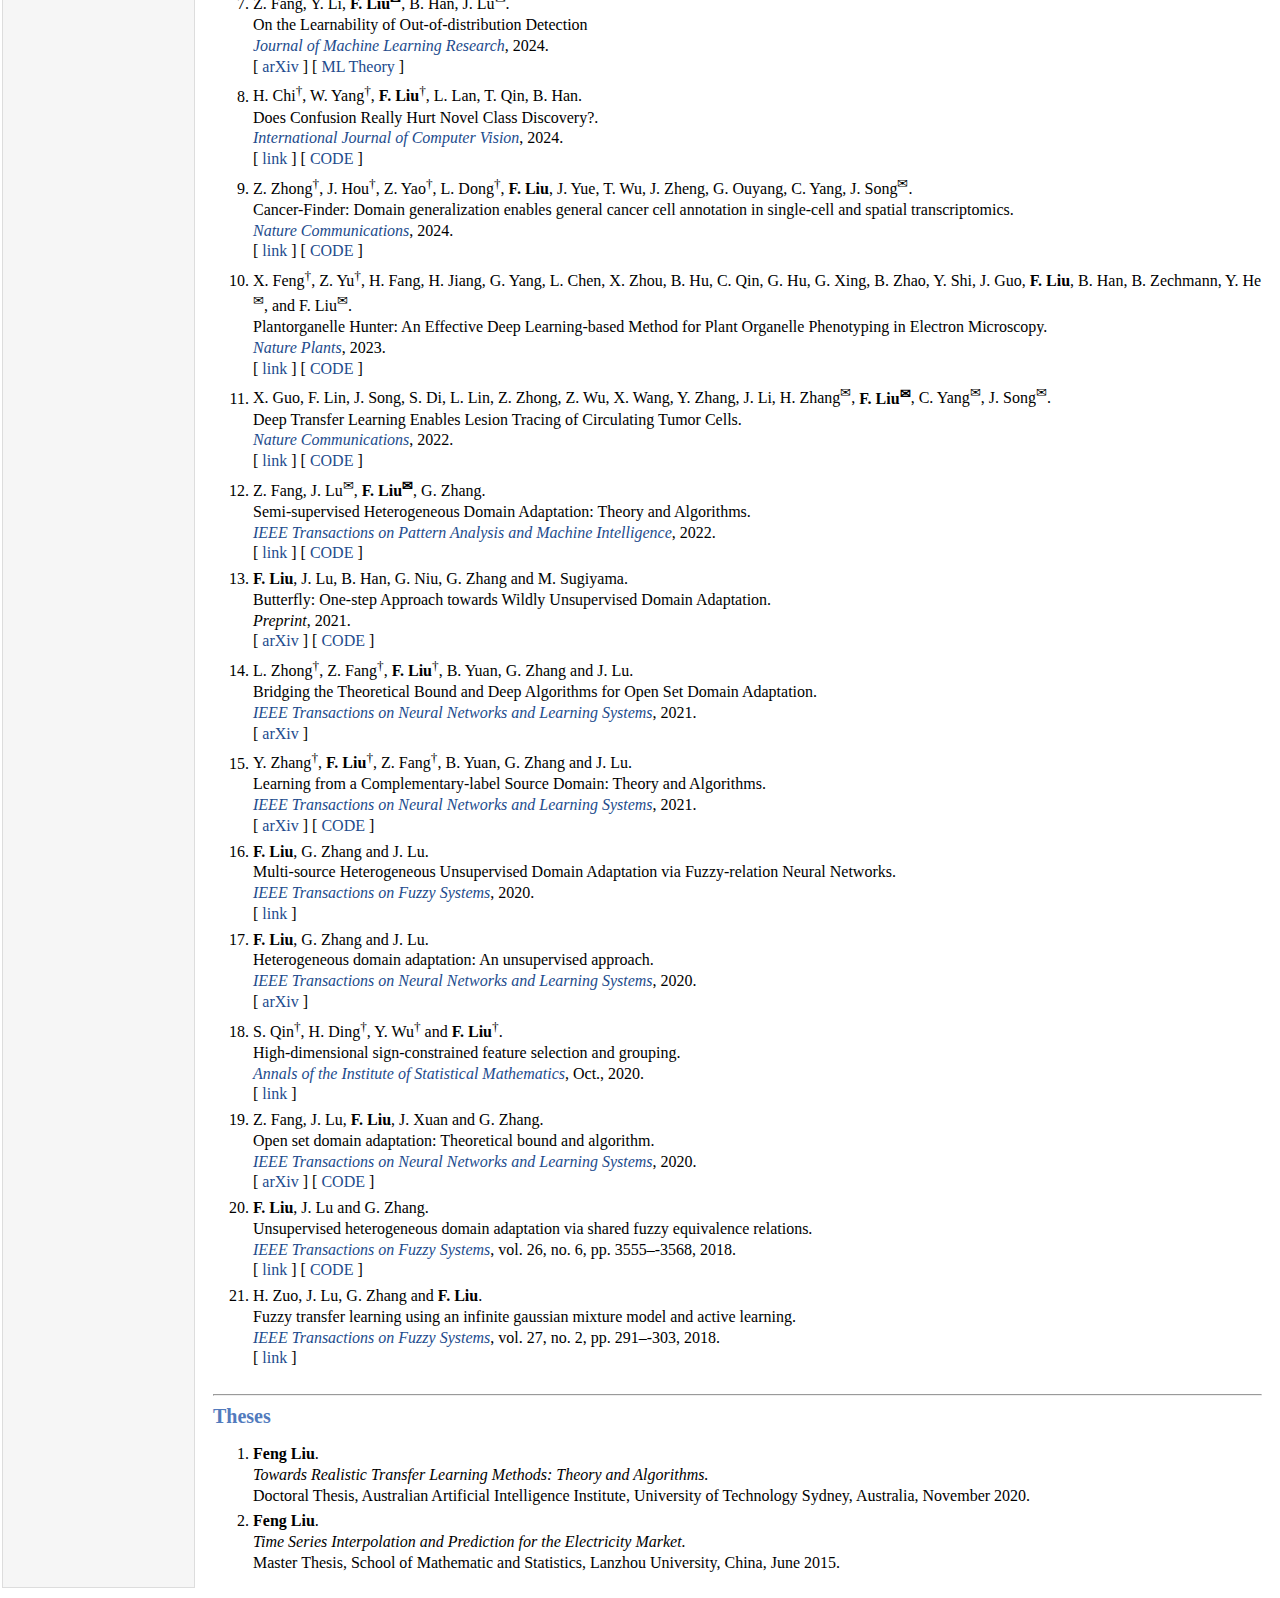
<file: publication.html>
<html>

<head>
    <meta http-equiv="Content-Type" content="text/html;charset=utf-8" />
    <link rel="stylesheet" type="text/css" href="style.css" />
    <title>Feng Liu (he/him) -- Senior Lecturer (US Associate Professor) at The University of Melbourne</title>
</head>

<body>
<h1 style="padding-left: 0.5em">Feng Liu (he/him) @ The University of Melbourne</h1><hr>
<table summary="Table for page layout." id="tlayout">
<tr valign="top">
<td id="layout-menu">
    <div class="menu-item"><a href="index.html" class="current">Home</a></div>
    <div class="menu-item"><a href="focus.html">Research Focus</a></div>
    <div class="menu-item"><a href="group.html">Research Group</a></div>
    <div class="menu-item"><a href="teaching.html">Teaching</a></div>
    <div class="menu-item"><a href="publication.html">Publications</a></div>
    <div class="menu-item"><a href="service.html">Professional Services</a></div>
    <div class="menu-item"><a href="miscellaneous.html">Miscellaneous</a></div>
    <div class="menu-item"><a href="join.html">Join Us</a></div>
</td>
<td id="layout-content">

    <h1 style="margin-top: 0em">Publications</h1><br>
	Currently, I research the trustworthy machine learning (mainly focus on transfer learning and adversarial machine learning) and two-sample testing (a fundamental problem in machine learning and statistics). Previously (2013-2016), I researched the time series prediction using neural networks. In the following, <sup>&#8224</sup> represents equal contribution, and ✉ represents corresponding author.
    
    <p>[<a href="#conference">Selected Conference Papers</a>,
        <a href="#journal">Selected Journal Articles</a>,
        <a href="#thesis">Theses</a> ]</p>
	
    <div>
        <h2><hr>Working Papers</h2>
        <ol>
			<!-- <li><p>
                <b>F. Liu</b>, J. Lu, A. Liu and G. Zhang.<br>
                Discrepancy of Diverse Subsets for Distribution Comparison.<br>
                <a href="https://ieeexplore.ieee.org/xpl/RecentIssue.jsp?punumber=34" target="_blank"><i>IEEE Transactions on Pattern Analysis and Machine Intelligence</i></a>, Under Review, 2018.
            </p></li>
            <li><p>
                <b>F. Liu</b>, Z. Fang, J. Lu and G. Zhang.<br>
                Maximum Local Discrepancy: A Non-parametric Two Sample Test.<br>
                <a href="https://ieeexplore.ieee.org/xpl/RecentIssue.jsp?punumber=5962385" target="_blank"><i>IEEE Transactions on Neural Networks and Learning Systems</i></a>, Under Review, 2019 (ERA&CORE <b>A*</b>).
            </p></li> 
            <li><p>
                <b>F. Liu</b>, J. Lu and G. Zhang.<br>
                A Knowledge-Ensemble Framework for Heterogeneous Unsupervised Domain Adaptation.<br>
                <a href="https://ieeexplore.ieee.org/xpl/RecentIssue.jsp?punumber=5962385" target="_blank"><i>IEEE Transactions on Neural Networks and Learning Systems</i></a>, Under Review (ERA&CORE <b>A*</b>).
            </p></li>-->
            <li><p>
                M. Li, Z. Ye, Y. Li, <b>F. Liu</b>.<br>
                Combating Data Laundering in LLM Training.<br>
                [ <a href="https://arxiv.org/pdf/2604.01904" target="_blank">arXiv</a> ]
                [ <a href="https://data-fm-iclr2026.github.io/" target="_blank">ICLR 2026 DATA-FM Workshop</a> ]
            </p></li>
            <li><p>
                Y. Zhang, S. Niu, C. Cai, <b>F. Liu</b>, J. Hamm.<br>
                Adapting in the Dark: Efficient and Stable Test-Time Adaptation for Black-Box Models.<br>
                [ <a href="https://openreview.net/pdf?id=v56b8I1tua" target="_blank">OpenReview</a> ]
                [ <a href="https://ttu-iclr2026.github.io/" target="_blank">ICLR 2026 TTU Workshop</a> ]
                [ <font color="green"><b> Oral </b></font> ]
            </p></li>
            <li><p>
                I.C. Choi, J. Zhang, <b>F. Liu</b>, Y. Song.<br>
                Multi-Turn Adaptive Prompting Attack on Large Vision-Language Models.<br>
                [ <a href="https://arxiv.org/pdf/2602.14399" target="_blank">arXiv</a> ]
            </p></li>
            <li><p>
                C. Cai, Z. Ye, J. Yao, J. Qi, B. Han, X. Zhang, <b>F. Liu</b>, J. Zhou.<br>
                Per-parameter Task Arithmetic for Unlearning in Large Language Models.<br>
                [ <a href="https://arxiv.org/pdf/2601.22030" target="_blank">arXiv</a> ]
            </p></li>
            <li><p>
                C. Cai, Z. Ye, P. Li, B. Han, J. Qi, <b>F. Liu</b>.<br>
                Visual-Guided Key-Token Regularization for Multimodal Large Language Model Unlearning.<br>
                [ <a href="https://arxiv.org/pdf/2601.22020" target="_blank">arXiv</a> ]
            </p></li>
            <li><p>
                Z. Ye, C. Cai, R. Dong, J. Qi, L. Feng, P.Y. Chen, <b>F. Liu</b>.<br>
                Neural Network Reprogrammability: A Unified Theme on Model Reprogramming, Prompt Tuning, and Prompt Instruction.<br>
                [ <a href="https://arxiv.org/pdf/2506.04650" target="_blank">arXiv</a> ]
            </p></li>
            <li><p>
                Z. Zhou, L. Peng, X. Tian, <b>F. Liu</b>.<br>
                A Kernel Distribution Closeness Testing.<br>
                [ <a href="https://arxiv.org/pdf/2507.12843" target="_blank">arXiv</a> ]
            </p></li>
            <li><p>
                M. Li, Z. Ye, Y. Li, A. Song, G. Zhang, <b>F. Liu</b>.<br>
                Distributional Statistics Restore Training Data Auditability in One-step Distilled Diffusion Models.<br>
                [ <a href="https://arxiv.org/pdf/2502.02970" target="_blank">arXiv</a> ]
                [ <a href="https://r2-fm.github.io/" target="_blank">ICML 2025 R2-FM Workshop</a> ]

            </p></li>
            <li><p>
                R. Gao<sup>&#8224</sup>, <b>F. Liu</b><sup>&#8224</sup>, K. Zhou, G. Niu, B. Han and J. Cheng.<br>
                Local Reweighting for Adversarial Training.<br>
                [ <a href="https://arxiv.org/pdf/2106.15776.pdf" target="_blank">arXiv</a> ]
            </p></li>
            
        </ol>
    </div>

    <div>
        <h2><hr><a name="conference"></a>Selected Conference Papers</h2>
        <ol>
        <li><p>
                J. Jiang, P. Yang, R. Zhang, <b>F. Liu</b>.<br>
                Towards Efficient Large Language Model Serving: A Survey on System-Aware KV Cache Optimization.<br>
                In <a href="https://2026.aclweb.org/" target="_blank"><i>Annual Meeting of the Association for Computational Linguistics (ACL 2026)</i></a>, to appear.<br>
                [ <a href="https://www.techrxiv.org/doi/abs/10.36227/techrxiv.176046306.66521015/v3" target="_blank">TechRixv</a> ]
                [ <a href="https://github.com/jjiantong/Awesome-KV-Cache-Optimization" target="_blank">CODE</a> ]
                [ Findings ]
        </p></li>
        <li><p>
                R. Gao, K. Zhou, Y. Chen, <b>F. Liu</b>.<br>
                A Unified Perspective on Adversarial Membership Manipulation in Vision Models.<br>
            In <a href="https://cvpr.thecvf.com/Conferences/2026" target="_blank"><i>The IEEE/CVF Conference on Computer Vision and Pattern Recognition (CVPR 2026)</i></a>, to appear.<br>
                [ <a href="https://fengliu90.github.io/publication.html" target="_blank">arXiv</a> ]
                [ <a href="https://fengliu90.github.io/publication.html" target="_blank">CODE</a> ]
        </p></li>
        <li><p>
                Y. Zhang, C. Cai, <b>F. Liu</b>, J. Hamm.<br>
                Alternative Reprogramming for Service Models.<br>
            In <a href="https://cvpr.thecvf.com/Conferences/2026" target="_blank"><i>The IEEE/CVF Conference on Computer Vision and Pattern Recognition (CVPR 2026)</i></a>, to appear.<br>
                [ <a href="https://fengliu90.github.io/publication.html" target="_blank">arXiv</a> ]
                [ <a href="https://fengliu90.github.io/publication.html" target="_blank">CODE</a> ]
        </p></li>
        <li><p>
                Z. Li, Z. Xiang, J. Ao, <b>F. Liu</b>, J. West, K. Khoshelham.<br>
                Neural Distribution Prior for LiDAR Out-of-Distribution Detection.<br>
            In <a href="https://cvpr.thecvf.com/Conferences/2026" target="_blank"><i>The IEEE/CVF Conference on Computer Vision and Pattern Recognition (CVPR 2026)</i></a>, to appear.<br>
                [ <a href="https://fengliu90.github.io/publication.html" target="_blank">arXiv</a> ]
                [ <a href="https://fengliu90.github.io/publication.html" target="_blank">CODE</a> ]
        </p></li>
        <li><p>
                R. Dong, Z. Ye, <b>F. Liu<sup>✉</sup></b>, J. Qi, L. Feng, G. Niu, M. Sugiyama.<br>
                CARPRT: Class-Aware Zero-Shot Prompt Reweighting for Vision-Language Model.<br>
            In <a href="https://iclr.cc/Conferences/2026" target="_blank"><i>International Conference on Learning Representations (ICLR 2026)</i></a>, to appear.<br>
                [ <a href="https://fengliu90.github.io/publication.html" target="_blank">arXiv</a> ]
                [ <a href="https://fengliu90.github.io/publication.html" target="_blank">CODE</a> ]
        </p></li>
        <li><p>
                C. Zhang, M. Li, <b>F. Liu<sup>✉</sup></b>, W. Chen, M. Xu<b><sup>✉</sup></b>.<br>
                Unlearning Evaluation through Subset Statistical Independence.<br>
            In <a href="https://iclr.cc/Conferences/2026" target="_blank"><i>International Conference on Learning Representations (ICLR 2026)</i></a>, to appear.<br>
                [ <a href="https://fengliu90.github.io/publication.html" target="_blank">arXiv</a> ]
                [ <a href="https://github.com/ChildEden/SDE" target="_blank">CODE</a> ]
        </p></li>
        <li><p>
                N. G. Marchant, A. C. Cullen, <b>F. Liu</b>, S. M. Erfani .<br>
                On the Bayes Inconsistency of Disagreement Discrepancy Surrogates.<br>
            In <a href="https://iclr.cc/Conferences/2026" target="_blank"><i>International Conference on Learning Representations (ICLR 2026)</i></a>, to appear.<br>
                [ <a href="https://arxiv.org/pdf/2512.05931" target="_blank">arXiv</a> ]
                [ <a href="https://fengliu90.github.io/publication.html" target="_blank">ML Theory</a> ]
        </p></li>
        <li><p>
                Z. Zhou, L. Peng, X. Tian, <b>F. Liu</b>.<br>
                Anchor-based Maximum Discrepancy for Relative Similarity Testing.<br>
                In <a href="https://neurips.cc/Conferences/2025" target="_blank"><i>Advances in Neural Information Processing Systems (NeurIPS 2025)</i></a>, San Diego, US.<br>
                [ <a href="https://arxiv.org/pdf/2510.10477" target="_blank">arXiv</a> ]
                [ <a href="https://github.com/zhijianzhouml/AMD" target="_blank">CODE</a> ]
        </p></li>
        <li><p>
                Z. Zhou, X. Tian, L. Peng, C. Lei, A. Schrab, D. J. Sutherland, <b>F. Liu</b>.<br>
                Learning Diverse Kernels for Aggregated Two-sample and Independence Testing.<br>
                In <a href="https://neurips.cc/Conferences/2025" target="_blank"><i>Advances in Neural Information Processing Systems (NeurIPS 2025)</i></a>, San Diego, US.<br>
                [ <a href="https://arxiv.org/pdf/2510.11140" target="_blank">arXiv</a> ]
                [ <a href="https://github.com/yeager20001118/MMD-HSIC-DUAL" target="_blank">CODE</a> ]
        </p></li>
        <li><p>
                W. Wang, M. Gong, B. Huang, J. Bailey, B. Han, K. Zhang, <b>F. Liu</b>.<br>
                Practical Kernel Selection for Kernel-based Conditional Independence Test.<br>
                In <a href="https://neurips.cc/Conferences/2025" target="_blank"><i>Advances in Neural Information Processing Systems (NeurIPS 2025)</i></a>, San Diego, US.<br>
                [ <a href="https://openreview.net/pdf?id=R1CximX3Cw" target="_blank">OpenReview</a> ]
                [ <a href="https://github.com/wenjiewang3/PowerKCI" target="_blank">CODE</a> ]
        </p></li>
        <li><p>
                X. Peng, B. Han, F. Yu, T. Liu, <b>F. Liu</b>, M. Zhou.<br>
                Generative Model Inversion Through the Lens of the Manifold Hypothesis.<br>
                In <a href="https://neurips.cc/Conferences/2025" target="_blank"><i>Advances in Neural Information Processing Systems (NeurIPS 2025)</i></a>, San Diego, US.<br>
                [ <a href="https://arxiv.org/pdf/2509.20177" target="_blank">arXiv</a> ]
                [ <a href="https://github.com/tmlr-group/AlignMI" target="_blank">CODE</a> ]
        </p></li>
        <li><p>
                J. Luo, F. Hong, Q. Hu, X. Cao, <b>F. Liu</b>, J. Yao.<br>
                Long-tailed Recognition with Model Rebalancing.<br>
                In <a href="https://neurips.cc/Conferences/2025" target="_blank"><i>Advances in Neural Information Processing Systems (NeurIPS 2025)</i></a>, San Diego, US.<br>
                [ <a href="https://arxiv.org/pdf/2510.08177" target="_blank">arXiv</a> ]
                [ <a href="https://github.com/IMLSH/MORE" target="_blank">CODE</a> ]
        </p></li>
        <li><p>
                S. Zhang, Z. Lian, J. Yang, D. Li, G. Pang, <b>F. Liu</b>, B. Han, S. Li, M. Tan.<br>
                Physics-Driven Spatiotemporal Modeling for AI-Generated Video Detection.<br>
                In <a href="https://neurips.cc/Conferences/2025" target="_blank"><i>Advances in Neural Information Processing Systems (NeurIPS 2025)</i></a>, San Diego, US.<br>
                [ <a href="https://arxiv.org/pdf/2510.08073" target="_blank">arXiv</a> ]
                [ <a href="https://github.com/ZSHsh98/NSG-VD" target="_blank">CODE</a> ]
                [ <font color="green"><b> Spotlight </b></font> ]<font color="green"> (spotlight papers:acceptance:submissions=688:5290:21575)</font>
        </p></li>
        <li><p>
                X. Li, Y. Luo, H. Wang, H. Li, L. Peng, <b>F. Liu</b>, Y. Guo, K. Zhang, M. Gong.<br>
                Towards Accurate Time Series Forecasting via Implicit Decoding.<br>
                In <a href="https://neurips.cc/Conferences/2025" target="_blank"><i>Advances in Neural Information Processing Systems (NeurIPS 2025)</i></a>, San Diego, US.<br>
                [ <a href="https://openreview.net/pdf?id=gqoeQPhQcE" target="_blank">OpenReview</a> ]
                [ <a href="https://github.com/rakuyorain/Implicit-Forecaster" target="_blank">CODE</a> ]
        </p></li>
        <li><p>
                J. Li, S. Wang, Q. Zhang, <b>F. Liu</b>, T. Liu, L. Cao, S. Yu, F. Chen.<br>
                Revealing Multimodal Causality with Large Language Models.<br>
                In <a href="https://neurips.cc/Conferences/2025" target="_blank"><i>Advances in Neural Information Processing Systems (NeurIPS 2025)</i></a>, San Diego, US.<br>
                [ <a href="https://arxiv.org/pdf/2509.17784" target="_blank">arXiv</a> ]
                [ <a href="https://github.com/JinLi-i/MLLM-CD" target="_blank">CODE</a> ]
        </p></li>
        <li><p>
                R. Gao, X. Wu, S. Luo, C. Han, <b>F. Liu</b>.<br>
                ‘No’ Matters: Out-of-Distribution Detection in Multimodality Multi-Turn Interactive Dialogue.<br>
                In <a href="https://2025.aclweb.org/" target="_blank"><i>Annual Meeting of the Association for Computational Linguistics (ACL 2025)</i></a>, Vienna, Austria.<br>
                [ <a href="https://arxiv.org/pdf/2410.23883" target="_blank">arXiv</a> ]
                [ <a href="https://anonymous.4open.science/r/multimodal_ood-E443/README.md" target="_blank">CODE</a> ]
                [ Findings ]
        </p></li>
         <li><p>
                X. Tian, L. Peng, Z. Zhou, M. Gong, A. Gretton, <b>F. Liu</b>.<br>
                A Unified Data Representation Learning for Non-parametric Two-sample Testing.<br>
                In <a href="https://www.auai.org/uai2025/" target="_blank"><i>The Conference on Uncertainty in Artificial Intelligence (UAI 2025)</i></a>, Rio de Janeiro, Brazil.<br>
                [ <a href="https://arxiv.org/pdf/2412.00613" target="_blank">arXiv</a> ]
                [ <a href="https://fengliu90.github.io/publication.html" target="_blank">CODE</a> ]
        </p></li>
        <li><p>
                G. Hu, <b>F. Liu</b>, M. Gong, G. Wang, L. Peng.<br>
                Learning Imbalanced Data with Beneficial Label Noise.<br>
                In <a href="https://icml.cc/Conferences/2025" target="_blank"><i>International Conference on Machine Learning (ICML 2025)</i></a>, Vancouver, Canada.<br>
                [ <a href="https://openreview.net/pdf?id=AZT4EiONRQ" target="_blank">OpenReview</a> ]
                [ <a href="https://github.com/guangzhengh/LNR" target="_blank">CODE</a> ]
        </p></li>
        <li><p>
                J. Zhang, B. I. P. Rubinstein, J. Zhang, <b>F. Liu</b>.<br>
                One Stone, Two Birds: Enhancing Adversarial Defense Through the Lens of Distributional Discrepancy.<br>
                In <a href="https://icml.cc/Conferences/2025" target="_blank"><i>International Conference on Machine Learning (ICML 2025)</i></a>, Vancouver, Canada.<br>
                [ <a href="https://arxiv.org/pdf/2503.02169" target="_blank">arXiv</a> ]
                [ <a href="https://github.com/tmlr-group/DAD" target="_blank">CODE</a> ]
        </p></li>
        <li><p>
                Y. Sun, J. Zhang, Z. Ye, C. Xiao, <b>F. Liu</b>.<br>
                Sample-specific Noise Injection for Diffusion-based Adversarial Purification.<br>
                In <a href="https://icml.cc/Conferences/2025" target="_blank"><i>International Conference on Machine Learning (ICML 2025)</i></a>, Vancouver, Canada.<br>
                [ <a href="https://arxiv.org/pdf/2506.06027" target="_blank">arXiv</a> ]
                [ <a href="https://github.com/tmlr-group/SSNI" target="_blank">CODE</a> ]
        </p></li>
        <li><p>
                C. Cai, Z. Ye, L. Feng, J. Qi, <b>F. Liu</b>.<br>
                Understanding Model Reprogramming for CLIP via Decoupling Visual Prompts.<br>
                In <a href="https://icml.cc/Conferences/2025" target="_blank"><i>International Conference on Machine Learning (ICML 2025)</i></a>, Vancouver, Canada.<br>
                [ <a href="https://arxiv.org/pdf/2506.01000" target="_blank">arXiv</a> ]
                [ <a href="https://github.com/tmlr-group/DecoupledVP" target="_blank">CODE</a> ]
        </p></li>
        <li><p>
                Y. Wang, Q. Wang, <b>F. Liu</b>, W. Huang, Y. Du, X. Du, B. Han.<br>
                GRU: Mitigating the Trade-off between Unlearning and Retention for LLMs.<br>
                In <a href="https://icml.cc/Conferences/2025" target="_blank"><i>International Conference on Machine Learning (ICML 2025)</i></a>, Vancouver, Canada.<br>
                [ <a href="https://arxiv.org/pdf/2503.09117" target="_blank">arXiv</a> ]
                [ <a href="https://github.com/tmlr-group/GRU" target="_blank">CODE</a> ]
        </p></li>
        <li><p>
                S. He, Z. Zhang, <b>F. Liu</b>, R. K. Lee, B. An, L. Feng.<br>
                A Closer Look at Backdoor Attacks on CLIP.<br>
                In <a href="https://icml.cc/Conferences/2025" target="_blank"><i>International Conference on Machine Learning (ICML 2025)</i></a>, Vancouver, Canada.<br>
                [ <a href="https://openreview.net/pdf/7f0c8766d1305ef2e99d59cefea21c43c1fedbe6.pdf" target="_blank">OpenReview</a> ]
                [ <a href="https://fengliu90.github.io/publication.html" target="_blank">CODE</a> ]
        </p></li>
        <li><p>
                K. Yan, M. Zhang, S. Cui, Q. Zikun, B. Jiang, <b>F. Liu</b>, C. Zhang.<br>
                CALM: Consensus-Aware Localized Merging for Multi-Task Learning.<br>
                In <a href="https://icml.cc/Conferences/2025" target="_blank"><i>International Conference on Machine Learning (ICML 2025)</i></a>, Vancouver, Canada.<br>
                [ <a href="https://arxiv.org/pdf/2506.13406" target="_blank">arXiv</a> ]
                [ <a href="https://github.com/yankd22/CALM" target="_blank">CODE</a> ]
        </p></li>
        <li><p>
                Y. Niu, S. He, Q. Wei, Z. Wu, <b>F. Liu</b>, L. Feng.<br>
                Test-Time Multimodal Backdoor Detection by Contrastive Prompting.<br>
                In <a href="https://icml.cc/Conferences/2025" target="_blank"><i>International Conference on Machine Learning (ICML 2025)</i></a>, Vancouver, Canada.<br>
                [ <a href="https://openreview.net/attachment?id=1jd25AlvHS&name=pdf" target="_blank">OpenReview</a> ]
                [ <a href="https://fengliu90.github.io/publication.html" target="_blank">CODE</a> ]
        </p></li>
        <li><p>
                X. Cheng, J. Ye, H. Xu, M. Yan, J. Zhang, <b>F. Liu</b>, F. Huang, L. Feng.<br>
                Exploiting Presentative Feature Distributions for Parameter-Efficient Continual Learning of Large Language Models.<br>
                In <a href="https://icml.cc/Conferences/2025" target="_blank"><i>International Conference on Machine Learning (ICML 2025)</i></a>, Vancouver, Canada.<br>
                [ <a href="https://fengliu90.github.io/publication.html" target="_blank">arXiv</a> ]
                [ <a href="https://fengliu90.github.io/publication.html" target="_blank">CODE</a> ]
        </p></li>
        <li><p>
                X. Su, <b>F. Liu</b>, Y. Chang, E. Tanin, M. Sarvi, J. Qi.<br>
                DualCast: A Model to Disentangle Aperiodic Events from Traffic Series.<br>
                In <a href="https://2025.ijcai.org/" target="_blank"><i>International Joint Conference on Artificial Intelligence (IJCAI 2025)</i></a>, Montreal, Canada.<br>
                [ <a href="https://arxiv.org/pdf/2411.18286" target="_blank">arXiv</a> ]
                [ <a href="https://github.com/suzy0223/DualCast" target="_blank">CODE</a> ]
        </p></li>
        <li><p>
                J. Yang, W. Chen, <b>F. Liu</b>, P. Zhou, Z. Wang, X. Liang, B. Jiang.<br>
                Multi-view Clustering via Multi-granularity Ensemble.<br>
                In <a href="https://2025.ijcai.org/" target="_blank"><i>International Joint Conference on Artificial Intelligence (IJCAI 2025)</i></a>, Montreal, Canada.<br>
                [ <a href="https://fengliu90.github.io/publication.html" target="_blank">arXiv</a> ]
                [ <a href="https://fengliu90.github.io/publication.html" target="_blank">CODE</a> ]
        </p></li>
        <li><p>
                B. Pan, Q. Li, X. Tang, W. Huang, Z. Fang, <b>F. Liu</b>, J. Wang, J. Yu, Y. Shi.<br>
                NLPrompt: Noise-Label Prompt Learning for Vision-Language Models.<br>
            In <a href="https://cvpr.thecvf.com/Conferences/2025" target="_blank"><i>IEEE/CVF Conference on Computer Vision and Pattern Recognition (CVPR 2025)</i></a>, Nashville, US.<br>
                [ <a href="https://arxiv.org/pdf/2412.01256" target="_blank">arXiv</a> ]
                [ <a href="https://fengliu90.github.io/publication.html" target="_blank">CODE</a> ]
                [ <font color="green"><b> Highlight </b></font> ]<font color="green"> (highlight papers:acceptance:submissions=387:2878:13008)</font>
        </p></li>
        <li><p>
                Y. Song, Z. Yuan, S. Zhang, Z. Fang, J. Yu, <b>F. Liu</b>.<br>
                Deep Kernel Relative Test for Machine-generated Text Detection.<br>
            In <a href="https://iclr.cc/Conferences/2025" target="_blank"><i>International Conference on Learning Representations (ICLR 2025)</i></a>, Singapore.<br>
                [ <a href="https://openreview.net/pdf?id=z9j7wctoGV" target="_blank">OpenReview</a> ]
                [ <a href="https://github.com/xLearn-AU/R-Detect" target="_blank">CODE</a> ]
        </p></li>
        <li><p>
                C. Cai, Z. Ye, L. Feng, J. Qi, <b>F. Liu</b>.<br>
                Attribute-based Visual Reprogramming with Vision Language Models.<br>
            In <a href="https://iclr.cc/Conferences/2025" target="_blank"><i>International Conference on Learning Representations (ICLR 2025)</i></a>, Singapore.<br>
                [ <a href="https://arxiv.org/pdf/2501.13982" target="_blank">arXiv</a> ]
                [ <a href="https://github.com/tmlr-group/AttrVR" target="_blank">CODE</a> ]
        </p></li>
        <li><p>
                S. Zhou, X. Cheng, H. Xu, M. Yan, T. Xiang, <b>F. Liu</b>, L. Feng.<br>
                Endowing Visual Reprogramming with Adversarial Robustness.<br>
            In <a href="https://iclr.cc/Conferences/2025" target="_blank"><i>International Conference on Learning Representations (ICLR 2025)</i></a>, Singapore.<br>
                [ <a href="https://openreview.net/pdf?id=OuLgaHEmzi" target="_blank">OpenReview</a> ]
                [ <a href="https://fengliu90.github.io/publication.html" target="_blank">CODE</a> ]
        </p></li>
        <li><p>
                Z. Luo, X. Xu, <b>F. Liu</b>, Y. S. Koh, D. Wang, J. Zhang.<br>
                Privacy-Preserving Low-Rank Adaptation against Membership Inference Attacks for Latent Diffusion Models.<br>
            In <a href="https://aaai.org/Conferences/AAAI-25/" target="_blank"><i>AAAI Conference on Artificial Intelligence (AAAI 2025)</i></a>, Philadelphia, US.<br>
                [ <a href="https://arxiv.org/pdf/2402.11989" target="_blank">arXiv</a> ]
                [ <a href="https://github.com/WilliamLUO0/StablePrivateLoRA" target="_blank">CODE</a> ]
                [ <font color="green"><b> Best Paper Award of AAAI Colorai Workshop </b></font> ]
        </p></li>
        <li><p>
                H. Tian, <b>F. Liu</b>, Z. Zhou, T. Liu, C. Zhang, B. Han.<br>
                Mind the Gap Between Prototypes and Images in Cross-domain Finetuning.<br>
            In <a href="https://neurips.cc/Conferences/2024" target="_blank"><i>Advances in Neural Information Processing Systems (NeurIPS 2024)</i></a>, Vancouver, Canada.<br>
                [ <a href="https://arxiv.org/pdf/2410.12474" target="_blank">arXiv</a> ]
                [ <a href="https://github.com/tmlr-group/CoPA" target="_blank">CODE</a> ]
        </p></li>
        <li><p>
                C. Cai, Z. Ye, L. Feng, J. Qi, <b>F. Liu</b>.<br>
                Bayesian-Guided Label Mapping for Visual Reprogramming.<br>
            In <a href="https://neurips.cc/Conferences/2024" target="_blank"><i>Advances in Neural Information Processing Systems (NeurIPS 2024)</i></a>, Vancouver, Canada.<br>
                [ <a href="https://arxiv.org/pdf/2410.24018" target="_blank">arXiv</a> ]
                [ <a href="https://github.com/tmlr-group/BayesianLM" target="_blank">CODE</a> ]
                [ <font color="green"><b> Oral </b></font> ]<font color="green"> (oral papers:acceptance:submissions=61:4037:15671)</font>
        </p></li>
        <li><p>
                X. Peng, B. Han, <b>F. Liu</b>, T. Liu, M. Zhou.<br>
                Pseudo-Private Data Guided Model Inversion Attacks.<br>
            In <a href="https://neurips.cc/Conferences/2024" target="_blank"><i>Advances in Neural Information Processing Systems (NeurIPS 2024)</i></a>, Vancouver, Canada.<br>
                [ <a href="https://openreview.net/forum?id=pyqPUf36D2&noteId=R0SvAR2yoT" target="_blank">OpenReview</a> ]
                [ <a href="https://github.com/tmlr-group/PPDG-MI" target="_blank">CODE</a> ]
        </p></li>
        <li><p>
                H. Chi, H. Li, W. Yang, <b>F. Liu</b>, L. Lan, X. Ren, T. Liu, B. Han.<br>
                Unveiling Causal Reasoning in Large Language Models: Reality or Mirage?<br>
            In <a href="https://neurips.cc/Conferences/2024" target="_blank"><i>Advances in Neural Information Processing Systems (NeurIPS 2024)</i></a>, Vancouver, Canada.<br>
                [ <a href="https://openreview.net/forum?id=1IU3P8VDbn" target="_blank">OpenReview</a> ]
                [ <a href="https://github.com/Haoang97/CausalProbe-2024" target="_blank">CODE</a> ]
        </p></li>
        <li><p>
                D. Hu, H. Fu, J. Guo, L. Peng, T. Chu, <b>F. Liu</b>, T. Liu, M. Gong.<br>
                In-N-Out: Lifting 2D Diffusion Prior for 3D Object Removal via Tuning-Free Latents Alignment.<br>
            In <a href="https://neurips.cc/Conferences/2024" target="_blank"><i>Advances in Neural Information Processing Systems (NeurIPS 2024)</i></a>, Vancouver, Canada.<br>
                [ <a href="https://openreview.net/forum?id=gffaYDu9mM" target="_blank">arXiv</a> ]
                [ <a href="https://fengliu90.github.io/publication.html" target="_blank">CODE</a> ]
        </p></li>
        <li><p>
                H. Tian, <b>F. Liu</b>, T. Liu, B. Du, Y. Cheung, B. Han.<br>
                MOKD: Cross-domain Finetuning for Few-shot Classification via Maximizing Optimized Kernel Dependence.<br>
            In <a href="https://icml.cc/Conferences/2024" target="_blank"><i>International Conference on Machine Learning (ICML 2024)</i></a>, Vienna, Austria.<br>
                [ <a href="https://www.arxiv.org/pdf/2405.18786" target="_blank">arXiv</a> ]
                [ <a href="https://github.com/tmlr-group/MOKD" target="_blank">CODE</a> ]
        </p></li>
        <li><p>
                J. Zhang, <b>F. Liu</b>, D. Zhou, J. Zhang, T. Liu.<br>
                Improving Accuracy-robustness Trade-off via Pixel Reweighted Adversarial Training.<br>
            In <a href="https://icml.cc/Conferences/2024" target="_blank"><i>International Conference on Machine Learning (ICML 2024)</i></a>, Vienna, Austria.<br>
                [ <a href="https://arxiv.org/pdf/2406.00685" target="_blank">arXiv</a> ]
                [ <a href="https://github.com/tmlr-group/PART" target="_blank">CODE</a> ]
        </p></li>
        <li><p>
                C. Cai, Z. Ye, L. Feng, J. Qi, <b>F. Liu</b>.<br>
                Sample-specific Masks for Visual Reprogramming-based Prompting.<br>
            In <a href="https://icml.cc/Conferences/2024" target="_blank"><i>International Conference on Machine Learning (ICML 2024)</i></a>, Vienna, Austria.<br>
                [ <a href="https://arxiv.org/pdf/2406.03150" target="_blank">arXiv</a> ]
                [ <a href="https://github.com/tmlr-group/SMM" target="_blank">CODE</a> ]
                [ <font color="green"><b> Spotlight </b></font> ] <font color="green">(spotlight papers:acceptance:submissions=335:2609:9473)</font>
        <li><p>
                J. Li, H. Li, S. M. Erfani, L. Feng, J. Bailey, <b>F. Liu</b>.<br>
                Visual-Text Cross Alignment: Refining the Similarity Score in Vision-Language Models.<br>
            In <a href="https://icml.cc/Conferences/2024" target="_blank"><i>International Conference on Machine Learning (ICML 2024)</i></a>, Vienna, Austria.<br>
                [ <a href="https://arxiv.org/pdf/2406.02915" target="_blank">arXiv</a> ]
                [ <a href="https://github.com/tmlr-group/WCA" target="_blank">CODE</a> ]
        </p></li>
        <li><p>
                J. Zhang, Q. Wei, <b>F. Liu</b>, L. Feng.<br>
                Candidate Pseudolabel Learning: Enhancing Vision-Language Models by Prompt Tuning with Unlabeled Data.<br>
            In <a href="https://icml.cc/Conferences/2024" target="_blank"><i>International Conference on Machine Learning (ICML 2024)</i></a>, Vienna, Austria.<br>
                [ <a href="https://arxiv.org/pdf/2406.10502" target="_blank">arXiv</a> ]
                [ <a href="https://github.com/vanillaer/Candidate_Pseudolabel_Learning-ICML2024" target="_blank">CODE</a> ]
                [ <font color="green"><b> Oral </b></font> ] <font color="green">(oral papers:acceptance:submissions=144:2609:9473)</font>
        </p></li>
        <li><p>
                W. Wang, B. Huang, <b>F. Liu</b>, X. You, T. Liu, K. Zhang, M. Gong<br>
                Optimal Kernel Choice for Score Function-based Causal Discovery.<br>
            In <a href="https://icml.cc/Conferences/2024" target="_blank"><i>International Conference on Machine Learning (ICML 2024)</i></a>, Vienna, Austria.<br>
                [ <a href="https://arxiv.org/pdf/2407.10132" target="_blank">arXiv</a> ]
                [ <a href="https://github.com/wenjiewang3/Optimal-Kernel-Choice-for-Score-Function-based-Causal-Discovery" target="_blank">CODE</a> ]
        </p></li>
        <li><p>
                X. Jiang, <b>F. Liu</b>, Z. Fang, H. Chen, T. Liu, F. Zheng, B. Han.<br>
                Negative Label Guided OOD Detection with Pretrained Vision-Language Models.<br>
            In <a href="https://iclr.cc/Conferences/2024" target="_blank"><i>International Conference on Learning Representations (ICLR 2024)</i></a>, Vienna, Austria.<br>
                [ <a href="https://arxiv.org/pdf/2403.20078.pdf" target="_blank">arXiv</a> ]
                [ <a href="https://github.com/tmlr-group/NegLabel" target="_blank">CODE</a> ]
                [ <font color="green"><b> Spotlight </b></font> ]
        </p></li>
        <li><p>
                X. Xu, J. Zhang, <b>F. Liu</b>, M. Sugiyama, M. Kankanhalli.<br>
                Efficient Adversarial Contrastive Learning via Robustness-Aware Coreset Selection.<br>
            In <a href="https://neurips.cc/Conferences/2023" target="_blank"><i>Advances in Neural Information Processing Systems (NeurIPS 2023)</i></a>, New Orleans, US.<br>
                [ <a href="https://arxiv.org/pdf/2302.03857.pdf" target="_blank">arXiv</a> ]
                [ <a href="https://github.com/GodXuxilie/Efficient_ACL_via_RCS" target="_blank">CODE</a> ]
                [ <font color="green"><b> Spotlight </b></font> ]
        </p></li>
        <li><p>
                X. Xu, J. Zhang, <b>F. Liu</b>, M. Sugiyama, M. Kankanhalli.<br>
                Enhancing Adversarial Contrastive Learning via Adversarial Invariant Regularization.<br>
            In <a href="https://neurips.cc/Conferences/2023" target="_blank"><i>Advances in Neural Information Processing Systems (NeurIPS 2023)</i></a>, New Orleans, US.<br>
                [ <a href="https://arxiv.org/pdf/2305.00374.pdf" target="_blank">arXiv</a> ]
                [ <a href="https://github.com/GodXuxilie/Enhancing_ACL_via_AIR" target="_blank">CODE</a> ]
        </p></li>
        <li><p>
                H. Zheng, Q. Wang, Z. Fang, X. Xia, <b>F. Liu</b>, T. Liu, B. Han.<br>
                Out-of-distribution Detection Learning with Unreliable Out-of-distribution Sources.<br>
            In <a href="https://neurips.cc/Conferences/2023" target="_blank"><i>Advances in Neural Information Processing Systems (NeurIPS 2023)</i></a>, New Orleans, US.<br>
                [ <a href="https://arxiv.org/pdf/2311.03236.pdf" target="_blank">arXiv</a> ]
                [ <a href="https://github.com/tmlr-group/ATOL" target="_blank">CODE</a> ]
        </p></li>
        <li><p>
                Q. Wang, Z. Fang, Y. Zhang, <b>F. Liu</b>, Y. Li, B. Han.<br>
                Learning to Augment Distributions for Out-of-distribution Detection.<br>
            In <a href="https://neurips.cc/Conferences/2023" target="_blank"><i>Advances in Neural Information Processing Systems (NeurIPS 2023)</i></a>, New Orleans, US.<br>
                [ <a href="https://arxiv.org/pdf/2311.01796.pdf" target="_blank">arXiv</a> ]
                [ <a href="https://github.com/tmlr-group/DAL" target="_blank">CODE</a> ]
        </p></li>
        <li><p>
                K. Liu, <b>F. Liu</b>, H. Wang, N. Ma, J. Bu, B. Han.<br>
                Partition Speeds Up Learning Implicit Neural Representations Based on Exponential-Increase Hypothesis.<br>
            In <a href="https://iccv2023.thecvf.com/" target="_blank"><i>International Conference on Computer Vision (ICCV 2023)</i></a>, Paris, France.<br>
                [ <a href="https://arxiv.org/pdf/2310.14184.pdf" target="_blank">arXiv</a> ]
                [ <a href="https://github.com/1999kevin/INR-Partition.git" target="_blank">CODE</a> ]
        </p></li>
        <li><p>
                R. Dong<sup>&#8224</sup>, <b>F. Liu</b><sup>&#8224</sup>, H. Chi, T. Liu, M. Gong, G. Niu, M. Sugiyama, B. Han.<br>
                Diversity-enhancing Generative Network for Few-shot Hypothesis Adaptation.<br>
            In <a href="https://icml.cc/Conferences/2023" target="_blank"><i>International Conference on Machine Learning (ICML 2023)</i></a>, Hawaii, US.<br>
                [ <a href="https://arxiv.org/pdf/2307.05948.pdf" target="_blank">arXiv</a> ]
                [ <a href="https://github.com/Ruijiang97/DEG-Net" target="_blank">CODE</a> ]
        </p></li>
        <li><p>
                S. Zhang<sup>&#8224</sup>, <b>F. Liu</b><sup>&#8224</sup>, J. Yang, Y. Yang,  C. Li, B. Han, M. Tan.<br>
                Detecting Adversarial Data by Probing Multiple Perturbations Using Expected Perturbation Score.<br>
            In <a href="https://icml.cc/Conferences/2023" target="_blank"><i>International Conference on Machine Learning (ICML 2023)</i></a>, Hawaii, US.<br>
                [ <a href="https://arxiv.org/pdf/2305.16035.pdf" target="_blank">arXiv</a> ]
                [ <a href="https://github.com/ZSHsh98/EPS-AD" target="_blank">CODE</a> ]
        </p></li>
        <li><p>
                X. Jiang, <b>F. Liu</b>, Z. Fang, H. Chen, T. Liu, F. Zheng, B. Han.<br>
                Detecting Out-of-distribution Data through In-distribution Class Prior.<br>
            In <a href="https://icml.cc/Conferences/2023" target="_blank"><i>International Conference on Machine Learning (ICML 2023)</i></a>, Hawaii, US.<br>
                [ <a href="https://openreview.net/pdf?id=charggEv8v" target="_blank">Openreview</a> ]
                [ <a href="https://github.com/tmlr-group/class_prior" target="_blank">CODE</a> ]
        </p></li>
        <li><p>
                T. Cui, Y. Li, K. Chen, J. Bailey, <b>F. Liu</b>.<br>
                Designing Fair AI Systems: Exploring the Interaction of Explainable AI and Task Objectivity on Users’ Fairness Perception.<br>
                In <a href="https://pacis2023.aisconferences.org/" target="_blank"><i>Pacific Asia Conference on Information Systems (PACIS 2023)</i></a>, Nanchang, China<br>
                [ <a href="https://aisel.aisnet.org/pacis2023/161/" target="_blank">Link</a> ]
                [ <a href="https://fengliu90.github.io/publication.html" target="_blank">Social Science Theory</a> ]
        </p></li>
        <li><p>
                Y. Song, T. Cui, <b>F. Liu</b>.<br>
                Designing Fair AI Systems: How Explanation Specificity Influences Users' Perceived Fairness and Trusting Intentions.<br>
                In <a href="https://ecis2023.no/" target="_blank"><i>European Conference on Information Systems (ECIS 2023)</i></a>, Kristiansand, Norway<br>
                [ <a href="https://aisel.aisnet.org/ecis2023_rip/7/" target="_blank">Link</a> ]
                [ <a href="https://fengliu90.github.io/publication.html" target="_blank">Social Science Theory</a> ]
                [ <font color="green"><b> Best RiP Paper Runner-up Award (2nd) </b></font> ]
        </p></li>
        <li><p>
                Q. Wang, J. Ye, <b>F. Liu</b>, Q. Dai, M. Kalander, T. Liu, J. Hao, B. Han.<br>
                Out-of-distribution Detection with Implicit Outlier Transformation.<br>
                In <a href="https://iclr.cc/Conferences/2023" target="_blank"><i>International Conference on Learning Representations (ICLR 2023)</i></a>, Kigali, Rwanda.<br>
                [ <a href="https://arxiv.org/pdf/2303.05033.pdf" target="_blank">arXiv</a> ]
                [ <a href="https://github.com/QizhouWang/DOE" target="_blank">CODE</a> ]
        </p></li>
        <li><p>
                Z. Fang, Y. Li, J. Lu, J. Dong, B. Han, <b>F. Liu</b>.<br>
                Is Out-of-distribution Detection Learnable?<br>
                In <a href="https://neurips.cc/Conferences/2022" target="_blank"><i>Advances in Neural Information Processing Systems (NeurIPS 2022)</i></a>, New Orleans, US.<br>
                [ <a href="https://arxiv.org/pdf/2210.14707.pdf" target="_blank">arXiv</a> ]
                [ <a href="https://fengliu90.github.io/publication.html" target="_blank">ML Theory</a> ]
                [ <font color="green"><b> Outstanding Paper Award </b></font> ] <font color="green">(outstanding papers:acceptance:submissions=13:2672:10411)</font>

        </p></li>
        <li><p>
                Q. Wang<sup>&#8224</sup>, <b>F. Liu</b><sup>&#8224</sup>, Y. Zhang, J. Zhang, C. Gong, T. Liu, B. Han.<br>
                Watermarking for Out-of-distribution Detection.<br>
                In <a href="https://neurips.cc/Conferences/2022" target="_blank"><i>Advances in Neural Information Processing Systems (NeurIPS 2022)</i></a>, New Orleans, US.<br>
                [ <a href="https://arxiv.org/pdf/2210.15198.pdf" target="_blank">arXiv</a> ]
                [ <a href="https://github.com/QizhouWang/watermarking" target="_blank">CODE</a> ]
                [ <font color="green"><b> Spotlight </b></font> ]
        </p></li>
        
        <li><p>
                X. Peng<sup>&#8224</sup>, <b>F. Liu</b><sup>&#8224</sup>, J. Zhang, L. Lan, J. Ye, T. Liu, B. Han.<br>
                Bilateral Dependency Optimization: Defending Against Model-inversion Attacks.<br>
            In <a href="https://kdd.org/kdd2022/" target="_blank"><i>ACM SIGKDD Conference on Knowledge Discovery and Data Mining (KDD 2022)</i></a>, online.<br>
                [ <a href="https://arxiv.org/pdf/2206.05483.pdf" target="_blank">arXiv</a> ]
                [ <a href="https://github.com/xpeng9719/Defend_MI" target="_blank">CODE</a> ]
        </p></li>
        <li><p>
                R. Gao, J. Wang, K. Zhou, <b>F. Liu</b>, B. Xie, G. Niu, B. Han, J. Cheng.<br>
                Fast and Reliable Evaluation of Adversarial Robustness with Minimum-Margin Attack.<br>
            In <a href="https://icml.cc/Conferences/2022" target="_blank"><i>International Conference on Machine Learning (ICML 2022)</i></a>, online.<br>
                [ <a href="https://arxiv.org/pdf/2206.07314.pdf" target="_blank">arXiv</a> ]
                [ <a href="https://github.com/Sjtubrian/MM-attack" target="_blank">CODE</a> ]
        </p></li>
        <li><p>
                X. Xu<sup>&#8224</sup>, J. Zhang<sup>&#8224</sup>, <b>F. Liu</b>, M. Sugiyama, M. Kankanhalli.<br>
                Adversarial Attacks and Defense for Non-Parametric Two-Sample Tests.<br>
            In <a href="https://icml.cc/Conferences/2022" target="_blank"><i>International Conference on Machine Learning (ICML 2022)</i></a>, online.<br>
                [ <a href="https://arxiv.org/pdf/2202.03077.pdf" target="_blank">arXiv</a> ]
                [ <a href="https://github.com/GodXuxilie/Robust-TST" target="_blank">CODE</a> ]
        </p></li>
	    <li><p>
                H. Chi<sup>&#8224</sup>, <b>F. Liu</b><sup>&#8224</sup>, B. Han, W. Yang, L. Lan, T. Liu, G. Niu, M. Zhou and M. Sugiyama.<br>
                Meta Discovery: Learning to Discover Novel Classes given Very Limited Data.<br>
		In <a href="https://iclr.cc/Conferences/2022" target="_blank"><i>International Conference on Learning Representations (ICLR 2022)</i></a>, online, 2022.<br>
                [ <a href="https://arxiv.org/pdf/2102.04002.pdf" target="_blank">arXiv</a> ]
		[ <a href="https://github.com/Haoang97/MEDI" target="_blank">CODE</a> ]
		[ <font color="green"><b> Spotlight </b></font> ] <font color="green">(spotlights:acceptance:submissions=176:1095:3391)</font>
            </p></li>
            <li><p>
                <b>F. Liu</b><sup>&#8224</sup>, W. Xu<sup>&#8224</sup>, J. Lu, D. J. Sutherland.<br>
                Meta Two-Sample Testing: Learning Kernels for Testing with Limited Data.<br>
                In <a href="https://neurips.cc/Conferences/2021" target="_blank"><i>Advances in Neural Information Processing Systems (NeurIPS 2021)</i></a>, online, 2021.<br>
                [ <a href="https://arxiv.org/pdf/2106.07636.pdf" target="_blank">arXiv</a> ]
		        [ <a href="https://github.com/fengliu90/MetaTesting" target="_blank">CODE</a> ]
            </p></li>
            <li><p>
                H. Chi<sup>&#8224</sup>, <b>F. Liu</b><sup>&#8224</sup>, W. Yang, L. Lan, T. Liu, B. Han, W. Cheung and J. T. Kwok.<br>
                TOHAN: A One-step Approach towards Few-shot Hypothesis Adaptation.<br>
                In <a href="https://neurips.cc/Conferences/2021" target="_blank"><i>Advances in Neural Information Processing Systems (NeurIPS 2021)</i></a>, online, 2021.<br>
                [ <a href="https://arxiv.org/pdf/2106.06326" target="_blank">arXiv</a> ]
                [ <a href="https://github.com/Haoang97/TOHAN" target="_blank">CODE</a> ]
                [ <font color="green"><b> Spotlight </b></font> ] <font color="green">(spotlights:acceptance:submissions=260:2372:9122)</font>
            </p></li>
            <li><p>
                Q. Wang<sup>&#8224</sup>, <b>F. Liu</b><sup>&#8224</sup>, B. Han, T. Liu, C. Gong, M. Zhou and M. Sugiyama.<br>
                Probabilistic Margins for Instance Reweighting in Adversarial Training.<br>
                In <a href="https://neurips.cc/Conferences/2021" target="_blank"><i>Advances in Neural Information Processing Systems (NeurIPS 2021)</i></a>, online, 2021.<br>
                [ <a href="https://arxiv.org/pdf/2106.07904" target="_blank">arXiv</a> ]
                [ <a href="https://github.com/QizhouWang/MAIL" target="_blank">CODE</a> ]
            </p></li>
        	<li><p>
                R. Gao<sup>&#8224</sup>, <b>F. Liu</b><sup>&#8224</sup>, J. Zhang<sup>&#8224</sup>, B. Han, T. Liu, G. Niu and M. Sugiyama.<br>
                Maximum Mean Discrepancy is Aware of Adversarial Attacks.<br>
                In <a href="https://icml.cc/Conferences/2021" target="_blank"><i>International Conference on Machine Learning (ICML 2021)</i></a>, online, 2021.<br>
                [ <a href="https://arxiv.org/abs/2010.11415" target="_blank">arXiv</a> ]
                [ <a href="https://github.com/Sjtubrian/SAMMD" target="_blank">CODE</a> ]
            </p></li>
            <li><p>
                Z. Fang<sup>&#8224</sup>, J. Lu, A. Liu<sup>&#8224</sup>, <b>F. Liu</b>, G. Zhang.<br>
                Learning Bounds for Open-Set Learning.<br>
                In <a href="https://icml.cc/Conferences/2021" target="_blank"><i>International Conference on Machine Learning (ICML 2021)</i></a>, online, 2021.<br>
		[ <a href="https://arxiv.org/pdf/2106.15792.pdf" target="_blank">arXiv</a> ]
                [ <a href="https://github.com/Anjin-Liu/Openset_Learning_AOSR" target="_blank">CODE</a> ]
            </p></li>
        	<li><p>
                L. Zhong<sup>&#8224</sup>, Z. Fang<sup>&#8224</sup>, <b>F. Liu</b><sup>&#8224</sup>, B. Yuan, G. Zhang and J. Lu.<br>
                How does the Combined Risk Affect the Performance of Unsupervised Domain Adaptation Approaches?<br>
                In <a href="https://aaai.org/Conferences/AAAI-21/" target="_blank"><i>AAAI Conference on Artificial Intelligence (AAAI 2021)</i></a>, online, 2021.<br>
                [ <a href="https://arxiv.org/pdf/2101.01104.pdf" target="_blank">arXiv</a> ]
                [ <a href="https://github.com/fengliu90/E-MixNet" target="_blank">CODE</a> ]
            </p></li> 
            <li><p>
                <b>F. Liu</b><sup>&#8224</sup>, W. Xu<sup>&#8224</sup>, J. Lu, G. Zhang and A. Gretton, D. J. Sutherland.<br>
                Learning Deep Kernels for Non-parametric Two Sample Test.<br>
				In <a href="https://icml.cc/Conferences/2020" target="_blank"><i>International Conference on Machine Learning (ICML 2020)</i></a>, online, 2020.<br>
                [ <a href="https://arxiv.org/pdf/2002.09116" target="_blank">arXiv</a> ]
                [ <a href="https://github.com/fengliu90/DK-for-TST" target="_blank">CODE</a> ]
            </p></li>
            <li><p>
                Y. Zhang<sup>&#8224</sup>, <b>F. Liu</b><sup>&#8224</sup>, Z. Fang<sup>&#8224</sup>, B. Yuan,  G. Zhang and J. Lu.<br>
                Clarinet: A One-step Approach Towards Budget-friendly Unsupervised Domain Adaptation.<br>
				In <a href="https://ijcai20.org/" target="_blank"><i>International Joint Conference on Artificial Intelligence (IJCAI 2020)</i></a>, online, 2021.<br>                
                [ <a href="https://arxiv.org/pdf/2007.14612" target="_blank">arXiv</a> ]
                [ <a href="https://github.com/fengliu90/BFUDA" target="_blank">CODE</a> ]
            </p></li>
			<li><p>
                <b>F. Liu</b>, J. Lu, B. Han, G. Niu, G. Zhang and M. Sugiyama.<br>
                Butterfly: A Panacea for All Difficulties in Wildly Unsupervised Domain Adaptation.<br>
				In <a href="https://www.skillsworkshop.ai/" target="_blank"><i>Learning Transferable Skills Workshop</i></a> on <a href="http://nips.cc/Conferences/2019/" target="_blank"><i>Neural Information Processing Systems (NeurIPS 2019 Workshop)</i></a>, Vancouver, Canada, 2019.<br>
                [ <a href="https://www.skillsworkshop.ai/uploads/1/2/1/5/121527312/butterfly.pdf" target="_blank">PDF</a> ]
                [ <a href="https://github.com/fengliu90/Butterfly" target="_blank">CODE</a> ]
            </p></li>
            <li><p>
                <b>F. Liu</b>, G. Zhang and J. Lu.<br>
                A Novel Fuzzy Neural Network for Unsupervised Domain Adaptation in Heterogeneous Scenarios.<br>
                In <a href="https://attend.ieee.org/fuzzieee-2019/about/" target="_blank"><i>IEEE International Conference on Fuzzy Systems (FUZZ-IEEE 2019)</i></a>,
                New Orleans, US, 2019.<br>
                [ <a href="https://ieeexplore.ieee.org/stamp/stamp.jsp?arnumber=8858889" target="_blank">link</a> ]
                [ <font color="green"><b> Best Student Paper Award </b></font> ]
            </p></li>
        </ol>
    </div>

    <div>
        <h2><hr><a name="journal"></a>Selected Journal Articles</h2>
        <ol>
            <li><p>
                N. Xu, <b>F. Liu</b>, D. J. Sutherland<br>
                Learning Representations for Independence Testing.<br>
                <a href="https://jmlr.org/tmlr/" target="_blank"><i>Transactions on Machine Learning Research</i></a>, 2026.<br>
                [ <a href="https://arxiv.org/pdf/2409.06890" target="_blank">arXiv</a> ]
                [ <a href="https://fengliu90.github.io/publication.html" target="_blank">CODE</a> ]
            </p></li>
            <li><p>
                J. Zhang, J. Li, H. Huang, S.M. Erfani, BIP Rubinstein, <b>F. Liu</b><br>
                Semantic-aware Adversarial Fine-tuning for CLIP.<br>
                <a href="https://jmlr.org/tmlr/" target="_blank"><i>Transactions on Machine Learning Research</i></a>, 2026.<br>
                [ <a href="https://arxiv.org/pdf/2602.12461" target="_blank">arXiv</a> ]
                [ <a href="https://github.com/tmlr-group/SAFT" target="_blank">CODE</a> ]
            </p></li>
            <li><p>
                H. Tian, <b>F. Liu</b>, K. C. Cheung, Z. Fang, S. See, T. Liu, B. Han.<br>
                Cross-domain Few-shot Classification via Invariant-content FeatureReconstruction.<br>
                <a href="https://link.springer.com/journal/11263" target="_blank"><i>International Journal of Computer Vision</i></a>, 2026.<br>
                [ <a href="https://rdcu.be/eYyIz" target="_blank">link</a> ]
                [ <a href="https://fengliu90.github.io/publication.html" target="_blank">CODE</a> ]
            </p></li>
            <li><p>
                B. Han, J. Yao, T. Liu, B. Li, S. Koyejo, <b>F. Liu</b>.<br>
                Trustworthy Machine Learning: From Data to Models<br>
                <a href="https://www.computer.org/csdl/journal/tp" target="_blank"><i>Foundations and Trends® in Privacy and Security</i></a>, 2025.<br>
                [ <a href="https://fengliu90.github.io/monograph_sec_tmlr.pdf" target="_blank">PDF</a> ]
                [ <a href="https://www.nowpublishers.com/article/Details/SEC-043" target="_blank">Link</a> ]
                [ <a href="https://fengliu90.github.io/publication.html" target="_blank">Review Paper</a> ]
                [ <a href="https://fengliu90.github.io/publication.html" target="_blank">Monograph (ISBN: 978-1-63828-548-9)</a> ]

            </p></li>
            <li><p>
                X. Peng, <b>F. Liu</b>, N. Wang, L. Lan, T. Liu, Y. Cheung, B. Han.<br>
                Unknown-Aware Bilateral Dependency Optimization for Defending Against Model Inversion Attacks<br>
                <a href="https://www.computer.org/csdl/journal/tp" target="_blank"><i>IEEE Transactions on Pattern Analysis and Machine Intelligence</i></a>, 2025.<br>
                [ <a href="https://fengliu90.github.io/publication.html" target="_blank">arXiv</a> ]
                [ <a href="https://fengliu90.github.io/publication.html" target="_blank">CODE</a> ]

            </p></li>
            <li><p>
                S. Chai, Y. Xiao, <b>F. Liu</b>, J. Zhu, Y. Zhou.<br>
                Securing Multi-Source Domain Adaptation With Global and Domain-Wise Privacy Demands<br>
                <a href="https://www.computer.org/csdl/journal/tk" target="_blank"><i>IEEE Transactions on Knowledge and Data Engineering</i></a>, 2024.<br>
                [ <a href="https://fengliu90.github.io/publication.html" target="_blank">arXiv</a> ]
                [ <a href="https://fengliu90.github.io/publication.html" target="_blank">CODE</a> ]

            </p></li>
            <li><p>
                Z. Fang, Y. Li, <b>F. Liu<sup>✉</sup></b>, B. Han, J. Lu<sup>✉</sup>.<br>
                On the Learnability of Out-of-distribution Detection<br>
                <a href="https://jmlr.org/" target="_blank"><i>Journal of Machine Learning Research</i></a>, 2024.<br>
                [ <a href="https://arxiv.org/pdf/2404.04865.pdf" target="_blank">arXiv</a> ]
                [ <a href="https://fengliu90.github.io/publication.html" target="_blank">ML Theory</a> ]

            </p></li>
            <li><p>
                H. Chi<sup>&#8224</sup>, W. Yang<sup>&#8224</sup>, <b>F. Liu</b><sup>&#8224</sup>, L. Lan, T. Qin, B. Han.<br>
                Does Confusion Really Hurt Novel Class Discovery?.<br>
                <a href="https://link.springer.com/journal/11263" target="_blank"><i>International Journal of Computer Vision</i></a>, 2024.<br>
                [ <a href="https://www.springerprofessional.de/does-confusion-really-hurt-novel-class-discovery/26832406" target="_blank">link</a> ]
                [ <a href="https://github.com/Haoang97/NUSA" target="_blank">CODE</a> ]
            </p></li>
            <li><p>
                Z. Zhong<sup>&#8224</sup>, J. Hou<sup>&#8224</sup>, Z. Yao<sup>&#8224</sup>, L. Dong<sup>&#8224</sup>, <b>F. Liu</b>, J. Yue, T. Wu, J. Zheng, G. Ouyang, C. Yang, J. Song<sup>✉</sup>.<br>
                Cancer-Finder: Domain generalization enables general cancer cell annotation in single-cell and spatial transcriptomics.<br>
                <a href="https://www.nature.com/ncomms/" target="_blank"><i>Nature Communications</i></a>, 2024.<br>
                [ <a href="https://www.nature.com/articles/s41467-024-46413-6" target="_blank">link</a> ]
                [ <a href="https://github.com/Patchouli-M/SequencingCancerFinder" target="_blank">CODE</a> ]
            </p></li>
            <li><p>
                X. Feng<sup>&#8224</sup>, Z. Yu<sup>&#8224</sup>, H. Fang, H. Jiang, G. Yang, L. Chen, X. Zhou, B. Hu, C. Qin, G. Hu, G. Xing, B. Zhao, Y. Shi, J. Guo, <b>F. Liu</b>, B. Han, B. Zechmann, Y. He<sup>✉</sup>, and F. Liu<sup>✉</sup>.<br>
                Plantorganelle Hunter: An Effective Deep Learning-based Method for Plant Organelle Phenotyping in Electron Microscopy.<br>
                <a href="https://www.nature.com/nplants/" target="_blank"><i>Nature Plants</i></a>, 2023.<br>
                [ <a href="https://www.nature.com/articles/s41477-023-01527-5" target="_blank">link</a> ]
                [ <a href="https://github.com/yzy0102/OrgSegNet" target="_blank">CODE</a> ]
            </p></li>
            <!-- <li><p>
                C. Zhou<sup>&#8224</sup>, <b>F. Liu</b><sup>&#8224</sup>, C. Gong, R. Zeng, T. Liu, W. Cheung and B. Han.<br>
                KRADA: Known-region-aware Domain Alignment for Open-set Domain Adaptation in Semantic Segmentation.<br>
                <a href="https://jmlr.org/tmlr/" target="_blank"><i>Transactions on Machine Learning Research</i></a>, 2023.<br>
                [ <a href="https://arxiv.org/pdf/2106.06237" target="_blank">arXiv</a> ]
            </p></li> -->
            <li><p>
                X. Guo, F. Lin, J. Song, S. Di, L. Lin, Z. Zhong, Z. Wu, X. Wang, Y. Zhang, J. Li, H. Zhang<sup>✉</sup>, <b>F. Liu<sup>✉</sup></b>, C. Yang<sup>✉</sup>, J. Song<sup>✉</sup>.<br>
                Deep Transfer Learning Enables Lesion Tracing of Circulating Tumor Cells.<br>
                <a href="https://www.nature.com/ncomms/" target="_blank"><i>Nature Communications</i></a>, 2022.<br>
                [ <a href="https://www.nature.com/articles/s41467-022-35296-0" target="_blank">link</a> ]
                [ <a href="https://github.com/AsaHIXx/CTCT" target="_blank">CODE</a> ]
            </p></li>
             <li><p>
                Z. Fang, J. Lu<sup>✉</sup>, <b>F. Liu<sup>✉</sup></b>, G. Zhang.<br>
                Semi-supervised Heterogeneous Domain Adaptation: Theory and Algorithms.<br>
                <a href="https://www.computer.org/csdl/journal/tp" target="_blank"><i>IEEE Transactions on Pattern Analysis and Machine Intelligence</i></a>, 2022.<br>
                [ <a href="https://ieeexplore.ieee.org/abstract/document/9695325/" target="_blank">link</a> ]
                [ <a href="https://github.com/fang-zhen/Semi-supervised-Heterogeneous-Domain-Adaptation" target="_blank">CODE</a> ]
            </p></li>
        <li><p>
                <b>F. Liu</b>, J. Lu, B. Han, G. Niu, G. Zhang and M. Sugiyama.<br>
                Butterfly: One-step Approach towards Wildly Unsupervised Domain Adaptation.<br>
        <i>Preprint</i>, 2021.<br>
                [ <a href="https://arxiv.org/abs/1905.07720" target="_blank">arXiv</a> ]
                [ <a href="https://github.com/fengliu90/Butterfly" target="_blank">CODE</a> ]
            </p></li>
            
        <li><p>
                L. Zhong<sup>&#8224</sup>, Z. Fang<sup>&#8224</sup>, <b>F. Liu</b><sup>&#8224</sup>, B. Yuan, G. Zhang and J. Lu.<br>
                Bridging the Theoretical Bound and Deep Algorithms for Open Set Domain Adaptation.<br>
                <a href="https://ieeexplore.ieee.org/xpl/RecentIssue.jsp?punumber=5962385" target="_blank"><i>IEEE Transactions on Neural Networks and Learning Systems</i></a>, 2021.<br>
                [ <a href="https://arxiv.org/pdf/2006.13022" target="_blank">arXiv</a> ]
            </p></li>
        <li><p>
                Y. Zhang<sup>&#8224</sup>, <b>F. Liu</b><sup>&#8224</sup>, Z. Fang<sup>&#8224</sup>,  B. Yuan, G. Zhang and J. Lu.<br>
                Learning from a Complementary-label Source Domain: Theory and Algorithms.<br>
                <a href="https://ieeexplore.ieee.org/xpl/RecentIssue.jsp?punumber=5962385" target="_blank"><i>IEEE Transactions on Neural Networks and Learning Systems</i></a>, 2021.<br>
                [ <a href="https://arxiv.org/pdf/2006.13022" target="_blank">arXiv</a> ]
                [ <a href="https://github.com/fengliu90/BFUDA" target="_blank">CODE</a> ]
            </p></li>
            <li><p>
                <b>F. Liu</b>, G. Zhang and J. Lu.<br>
                Multi-source Heterogeneous Unsupervised Domain Adaptation via Fuzzy-relation Neural Networks.<br>
                <a href="https://ieeexplore.ieee.org/xpl/RecentIssue.jsp?punumber=91" target="_blank"><i>IEEE Transactions on Fuzzy Systems</i></a>, 2020.<br>
                [ <a href="https://ieeexplore.ieee.org/document/9172137" target="_blank">link</a> ]
            </p></li>
        <li><p>
                <b>F. Liu</b>, G. Zhang and J. Lu.<br>
                Heterogeneous domain adaptation: An unsupervised approach.<br>
                <a href="https://ieeexplore.ieee.org/xpl/RecentIssue.jsp?punumber=5962385" target="_blank"><i>IEEE Transactions on Neural Networks and Learning Systems</i></a>, 2020.<br>
                [ <a href="https://arxiv.org/abs/1701.02511" target="_blank">arXiv</a> ]
            </p></li>
            <li><p>
                S. Qin<sup>&#8224</sup>, H. Ding<sup>&#8224</sup>, Y. Wu<sup>&#8224</sup> and <b>F. Liu</b><sup>&#8224</sup>.<br>
                High-dimensional sign-constrained feature selection and grouping.<br>
                <a href="https://www.springer.com/journal/10463" target="_blank"><i>Annals of the Institute of Statistical Mathematics</i></a>, Oct., 2020.<br>
                [ <a href="https://link.springer.com/article/10.1007/s10463-020-00766-z" target="_blank">link</a> ]
            </p></li>
            <li><p>
                Z. Fang, J. Lu, <b>F. Liu</b>, J. Xuan and G. Zhang.<br>
                Open set domain adaptation: Theoretical bound and algorithm.<br>
                <a href="https://ieeexplore.ieee.org/xpl/RecentIssue.jsp?punumber=5962385" target="_blank"><i>IEEE Transactions on Neural Networks and Learning Systems</i></a>, 2020.<br>
                [ <a href="https://arxiv.org/pdf/1907.08375" target="_blank">arXiv</a> ]
                [ <a href="https://github.com/fang-zhen/Open-set-domain-adaptation" target="_blank">CODE</a> ]
            </p></li>
            <li><p>
                <b>F. Liu</b>, J. Lu and G. Zhang.<br>
                Unsupervised heterogeneous domain adaptation via shared fuzzy equivalence relations.<br>
                <a href="https://ieeexplore.ieee.org/xpl/RecentIssue.jsp?punumber=91" target="_blank"><i>IEEE Transactions on Fuzzy Systems</i></a>, vol. 26, no. 6, pp. 3555–-3568, 2018.<br>
                [ <a href="https://ieeexplore.ieee.org/abstract/document/8359394" target="_blank">link</a> ]
                [ <a href="https://github.com/fengliu90/SFER_code" target="_blank">CODE</a> ]
            </p></li>
            <li><p>
                H. Zuo, J. Lu, G. Zhang and <b>F. Liu</b>.<br>
                Fuzzy transfer learning using an infinite gaussian mixture model and active learning.<br>
                <a href="https://ieeexplore.ieee.org/xpl/RecentIssue.jsp?punumber=91" target="_blank"><i>IEEE Transactions on Fuzzy Systems</i></a>, vol. 27, no. 2, pp. 291–-303, 2018.<br>
                [ <a href="https://ieeexplore.ieee.org/document/8413167" target="_blank">link</a> ]
            </p></li>
            
            
        </ol>
    </div>

    <div>
        <h2><hr><a name="thesis"></a>Theses</h2>
        <ol>
             <li><p>
                <b>Feng Liu</b>.<br>
                <i>Towards Realistic Transfer Learning Methods: Theory and Algorithms.</i><br>
                Doctoral Thesis, Australian Artificial Intelligence Institute, University of Technology Sydney, Australia, November 2020.
            </p></li>
            <li><p>
                <b>Feng Liu</b>.<br>
                <i>Time Series Interpolation and Prediction for the Electricity Market.</i><br>
                Master Thesis, School of Mathematic and Statistics, Lanzhou University, China, June 2015.
            </p></li>
        </ol>
    </div>

</td>
</tr>
</table>
</body>
</html>
</file>
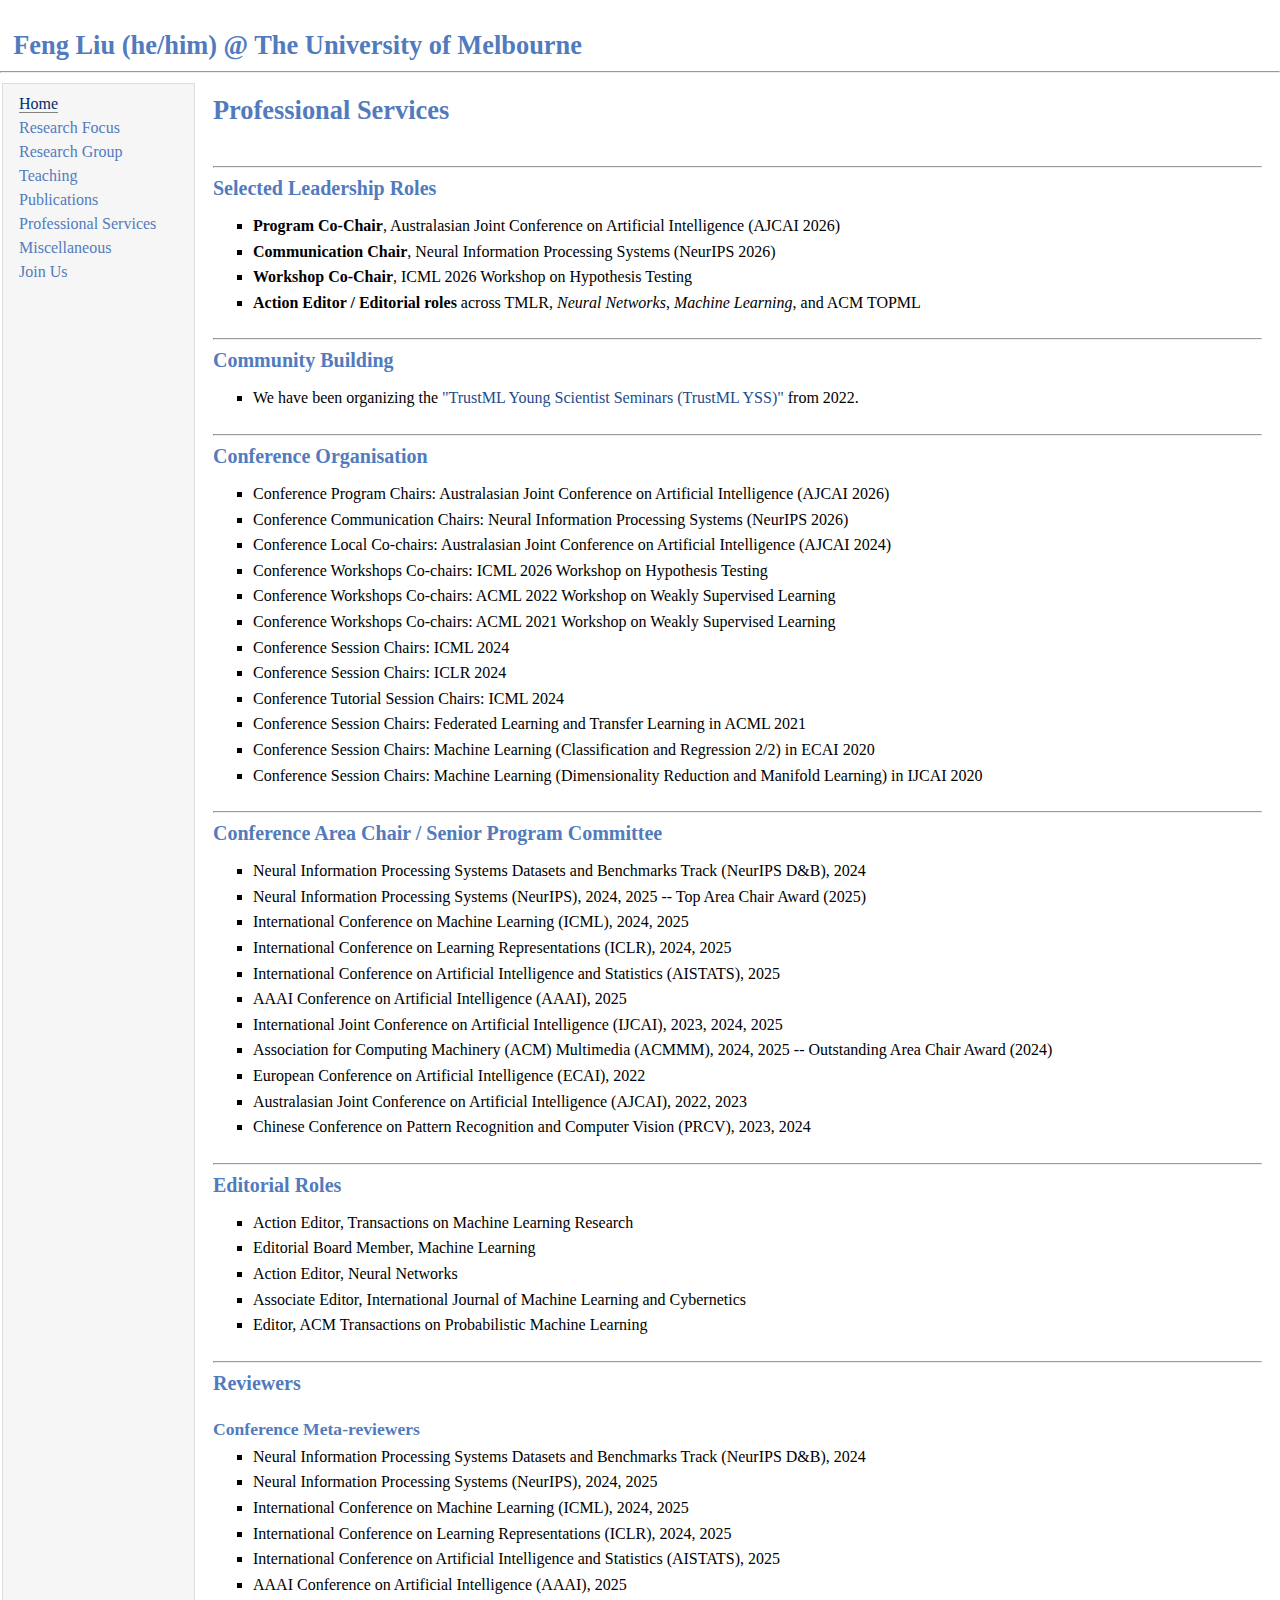
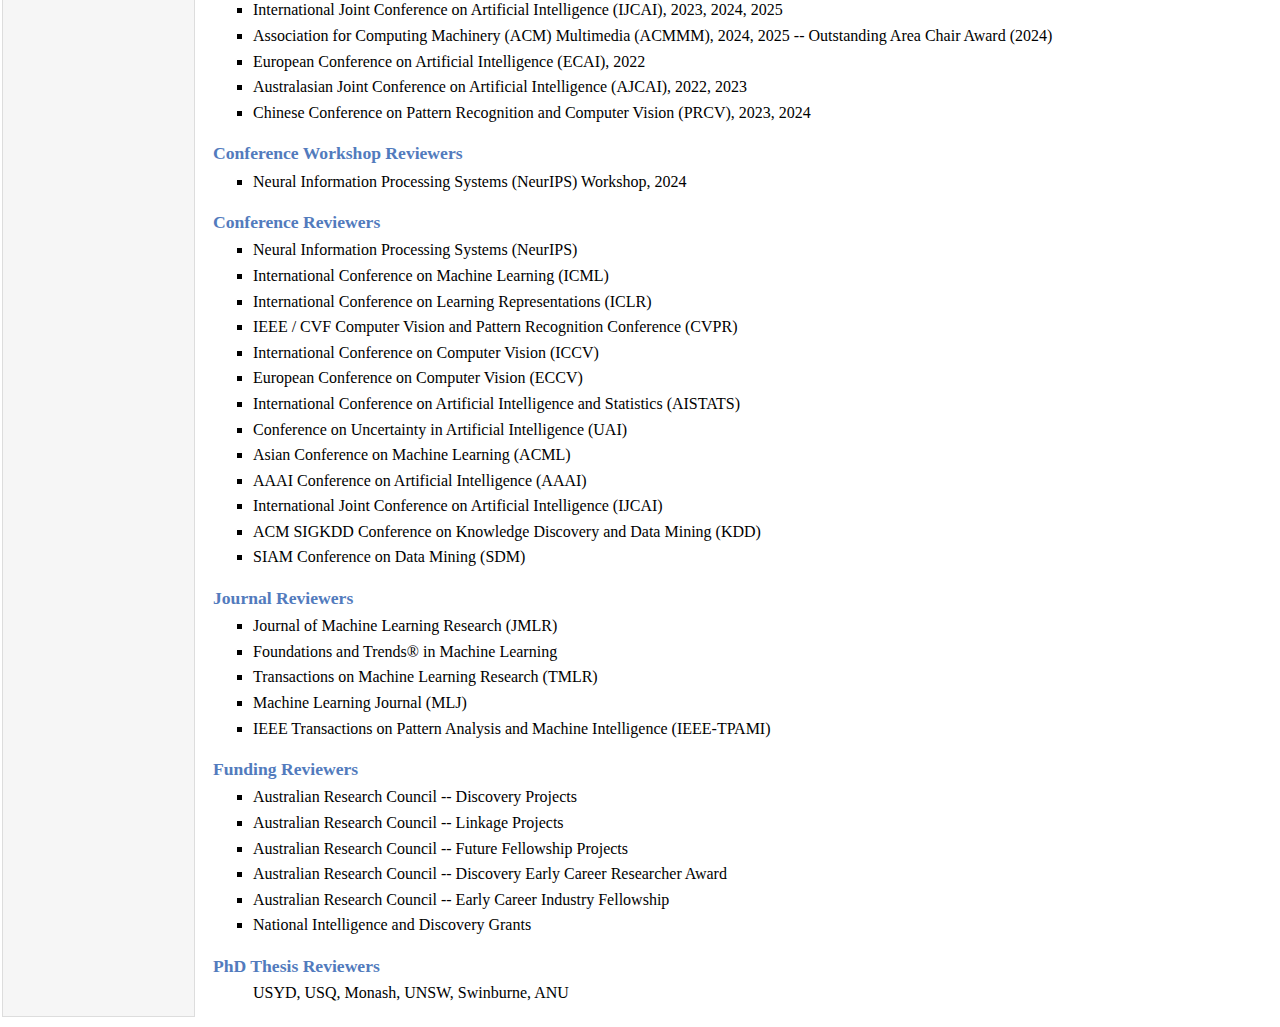
<file: service.html>
<html>

<head>
    <meta http-equiv="Content-Type" content="text/html;charset=utf-8" />
    <link rel="stylesheet" type="text/css" href="style.css" />
    <title>Professional Services | Feng Liu</title>
</head>

<body>
<h1 style="padding-left: 0.5em">Feng Liu (he/him) @ The University of Melbourne</h1><hr>
<table summary="Table for page layout." id="tlayout">
<tr valign="top">
<td id="layout-menu">
    <div class="menu-item"><a href="index.html" class="current">Home</a></div>
    <div class="menu-item"><a href="focus.html">Research Focus</a></div>
    <div class="menu-item"><a href="group.html">Research Group</a></div>
    <div class="menu-item"><a href="teaching.html">Teaching</a></div>
    <div class="menu-item"><a href="publication.html">Publications</a></div>
    <div class="menu-item"><a href="service.html">Professional Services</a></div>
    <div class="menu-item"><a href="miscellaneous.html">Miscellaneous</a></div>
    <div class="menu-item"><a href="join.html">Join Us</a></div>
</td>
<td id="layout-content">

    <h1 style="margin-top: 0em">Professional Services</h1><br>
	
    <!-- <p>[<a href="#seminars">Organizing Seminars</a>,
    	<a href="#chairs">Conference Organisation</a>,
    	<a href="#acs">Conferences AC/SPC</a>,
    	<a href="#editors">Editorial Roles</a>,
        <a href="#reviewers">Reviewers</a>]</p> -->
    <div>
        <h2><hr><a name="leadership"></a>Selected Leadership Roles</h2>
        <div class="highlight-box">
        <ul>
            <li><p><b>Program Co-Chair</b>, Australasian Joint Conference on Artificial Intelligence (AJCAI 2026)</p></li>
            <li><p><b>Communication Chair</b>, Neural Information Processing Systems (NeurIPS 2026)</p></li>
            <li><p><b>Workshop Co-Chair</b>, ICML 2026 Workshop on Hypothesis Testing</p></li>
            <li><p><b>Action Editor / Editorial roles</b> across TMLR, <i>Neural Networks</i>, <i>Machine Learning</i>, and ACM TOPML</p></li>
        </ul>
        </div>
    </div>
    <div>
        <h2><hr><a name="seminars"></a>Community Building</h2>
        <ul>
	        <li><p>
			We have been organizing the <a href="https://trustmlresearch.github.io/" target="_blank">"TrustML Young Scientist Seminars (TrustML YSS)"</a> from 2022.
		</p></li>
        </ul>
    </div>
    <div>
        <h2><hr><a name="chairs"></a>Conference Organisation</h2>

        <!-- <h3>Conference Local Co-chairs</h3> -->
        <ul>
        <li><p>
			Conference Program Chairs: Australasian Joint Conference on Artificial Intelligence (AJCAI 2026)
		</p></li>
		<li><p>
			Conference Communication Chairs: Neural Information Processing Systems (NeurIPS 2026)
		</p></li>
        <li><p>
			Conference Local Co-chairs: Australasian Joint Conference on Artificial Intelligence (AJCAI 2024)
		</p></li>
        <!-- </ul> -->

        <!-- <h3>Conference Sponsorship Co-chairs</h3> -->
        <!-- <ul> -->
        <!-- <li><p>
			Conference Sponsorship Co-chairs: Australasian Joint Conference on Artificial Intelligence (AJCAI 2023)
		</p></li> -->
        <!-- </ul> -->

        <!-- <h3>Conference Workshops Co-chairs</h3> -->
        <!-- <ul> -->
<!--         <li><p>
			Conference Workshops Co-chairs: IJCNN 2023 Worshop on Autonomous Learning in Complex Decision Situations [ <a href="https://trustworthy-ml.wixsite.com/autolearningijcnn23" target="_blank">Website</a> ]
		</p></li>
        <li><p>
			Conference Workshops Co-chairs: IJCNN 2023 Worshop on Trustworthy and Responsible AI: Theory, Applications, and Challenges [ <a href="https://fengliu90.github.io/service.html" target="_blank">Website</a> ]
		</p></li> -->
        <li><p>
			Conference Workshops Co-chairs: ICML 2026 Workshop on Hypothesis Testing
		</p></li>
        <li><p>
			Conference Workshops Co-chairs: ACML 2022 Workshop on Weakly Supervised Learning
		</p></li>
		<li><p>
			Conference Workshops Co-chairs: ACML 2021 Workshop on Weakly Supervised Learning
		</p></li>
        <!-- </ul> -->
        <!-- <h3>Conference Special Sessions Co-chairs</h3>
        <ul>
		<li><p>
			IJCNN 2022 Special Session on Transfer Learning under Weak Supervision [ <a href="https://trustworthy-ml.wixsite.com/transfer-wcci22" target="_blank">Website</a> ]
		</p></li>
		<li><p>
			FUZZ-IEEE 2021,2022 Special Session on Handling Uncertainty in Big Data by Fuzzy Systems [ <a href="https://fuzzytransfer0.wixsite.com/uncertainty2022" target="_blank">Website</a> ]
		</p></li>
        </ul> -->
        <!-- <h3>Conference Session Chairs</h3> -->
        <!-- <ul> -->
        <li><p>
			Conference Session Chairs: ICML 2024
		</p></li>
        <li><p>
			Conference Session Chairs: ICLR 2024
		</p></li>
		<li><p>
			Conference Tutorial Session Chairs: ICML 2024
		</p></li>
        <li><p>
			Conference Session Chairs: Federated Learning and Transfer Learning in ACML 2021
		</p></li>
		<li><p>
			Conference Session Chairs: Machine Learning (Classification and Regression 2/2) in ECAI 2020
		</p></li>
        <li><p>
			Conference Session Chairs: Machine Learning (Dimensionality Reduction and Manifold Learning) in IJCAI 2020
		</p></li>
        </ul>
    </div>
    <div>
        <h2><hr><a name="acs"></a>Conference Area Chair / Senior Program Committee</h2>
        <ul>
        <li><p>
			Neural Information Processing Systems Datasets and Benchmarks Track (NeurIPS D&B), 2024
		</p></li>
        <li><p>
			Neural Information Processing Systems (NeurIPS), 2024, 2025 -- Top Area Chair Award (2025)
		</p></li>
        <li><p>
			International Conference on Machine Learning (ICML), 2024, 2025
		</p></li>
        <li><p>
			International Conference on Learning Representations (ICLR), 2024, 2025
		</p></li>
		<li><p>
			International Conference on Artificial Intelligence and Statistics (AISTATS), 2025
		</p></li>
		<li><p>
			AAAI Conference on Artificial Intelligence (AAAI), 2025
		</p></li>
        <li><p>
			International Joint Conference on Artificial Intelligence (IJCAI), 2023, 2024, 2025
		</p></li>
		<li><p>
			Association for Computing Machinery (ACM) Multimedia (ACMMM), 2024, 2025 -- Outstanding Area Chair Award (2024)
		</p></li>
		<li><p>
			European Conference on Artificial Intelligence (ECAI), 2022
		</p></li>
		<li><p>
        	Australasian Joint Conference on Artificial Intelligence (AJCAI), 2022, 2023
        </p></li>
        <li><p>
        	Chinese Conference on Pattern Recognition and Computer Vision (PRCV), 2023, 2024
        </p></li>
        </ul>
    </div>
    <div>
        <h2><hr><a name="editors"></a>Editorial Roles</h2>
        <ul>
        <li><p>
			Action Editor, Transactions on Machine Learning Research
		</p></li>
		<li><p>
			Editorial Board Member, Machine Learning
		</p></li>
        <li><p>
			Action Editor, Neural Networks
		</p></li>
        <li><p>
			Associate Editor, International Journal of Machine Learning and Cybernetics
		</p></li>
        <li><p>
			Editor, ACM Transactions on Probabilistic Machine Learning
		</p></li>
        </ul>
    </div>
    <div>
        <h2><hr><a name="reviewers"></a>Reviewers</h2>
		<h3>Conference Meta-reviewers</h3>
        <ul>
        <li><p>
			Neural Information Processing Systems Datasets and Benchmarks Track (NeurIPS D&B), 2024
		</p></li>
        <li><p>
			Neural Information Processing Systems (NeurIPS), 2024, 2025
		</p></li>
        <li><p>
			International Conference on Machine Learning (ICML), 2024, 2025
		</p></li>
        <li><p>
			International Conference on Learning Representations (ICLR), 2024, 2025
		</p></li>
		<li><p>
			International Conference on Artificial Intelligence and Statistics (AISTATS), 2025
		</p></li>
		<li><p>
			AAAI Conference on Artificial Intelligence (AAAI), 2025
		</p></li>
        <li><p>
			International Joint Conference on Artificial Intelligence (IJCAI), 2023, 2024, 2025
		</p></li>
		<li><p>
			Association for Computing Machinery (ACM) Multimedia (ACMMM), 2024, 2025 -- Outstanding Area Chair Award (2024)
		</p></li>
		<li><p>
			European Conference on Artificial Intelligence (ECAI), 2022
		</p></li>
		<li><p>
        	Australasian Joint Conference on Artificial Intelligence (AJCAI), 2022, 2023
        </p></li>
        <li><p>
        	Chinese Conference on Pattern Recognition and Computer Vision (PRCV), 2023, 2024
        </p></li>
        </ul>
        <h3>Conference Workshop Reviewers</h3>
        <ul>
        <li><p>
			Neural Information Processing Systems (NeurIPS) Workshop, 2024
		</p></li>
        </ul>
		<h3>Conference Reviewers</h3>
        <ul>
		<li><p>
			Neural Information Processing Systems (NeurIPS)
		</p></li>
		<li><p>
			International Conference on Machine Learning (ICML)
		</p></li>
        <li><p>
			International Conference on Learning Representations (ICLR)
		</p></li>
		<li><p>
			IEEE / CVF Computer Vision and Pattern Recognition Conference (CVPR)
		</p></li>
		<li><p>
			International Conference on Computer Vision (ICCV)
		</p></li>
		<li><p>
			European Conference on Computer Vision (ECCV)
		</p></li>
        <li><p>
			International Conference on Artificial Intelligence and Statistics (AISTATS)
		</p></li>
		<li><p>
			Conference on Uncertainty in Artificial Intelligence (UAI)
		</p></li>
        <li><p>
			Asian Conference on Machine Learning (ACML)
		</p></li>
        <li><p>
			AAAI Conference on Artificial Intelligence (AAAI)
		</p></li>
		<li><p>
			International Joint Conference on Artificial Intelligence (IJCAI)
		</p></li>
		<li><p>
			ACM SIGKDD Conference on Knowledge Discovery and Data Mining (KDD)
		</p></li>
		<li><p>
			SIAM Conference on Data Mining (SDM)
		</p></li>

        </ul>
		<h3>Journal Reviewers</h3>
        <ul>
        <li><p>
			Journal of Machine Learning Research (JMLR)
		</p></li>
        <li><p>
			Foundations and Trends® in Machine Learning
		</p></li>
		<li><p>
			Transactions on Machine Learning Research (TMLR)
		</p></li>
		<li><p>
			Machine Learning Journal (MLJ)
		</p></li>
		<li><p>
			IEEE Transactions on Pattern Analysis and Machine Intelligence (IEEE-TPAMI)
		</p></li>
		
        </ul>
        <h3>Funding Reviewers</h3>
        <ul>
        <li><p>
			Australian Research Council -- Discovery Projects 
		</p></li>
        <li><p>
			Australian Research Council -- Linkage Projects 
		</p></li>
		<li><p>
			Australian Research Council -- Future Fellowship Projects 
		</p></li>
		<li><p>
			Australian Research Council -- Discovery Early Career Researcher Award
		</p></li>
		<li><p>
			Australian Research Council -- Early Career Industry Fellowship
		</p></li>
		<li><p>
			National Intelligence and Discovery Grants
		</p></li>
        </ul>
        <h3>PhD Thesis Reviewers</h3>
        <ul>
        USYD, USQ, Monash, UNSW, Swinburne, ANU
        </ul>
    </div>



</td>
</tr>
</table>
</body>
</html>
</file>
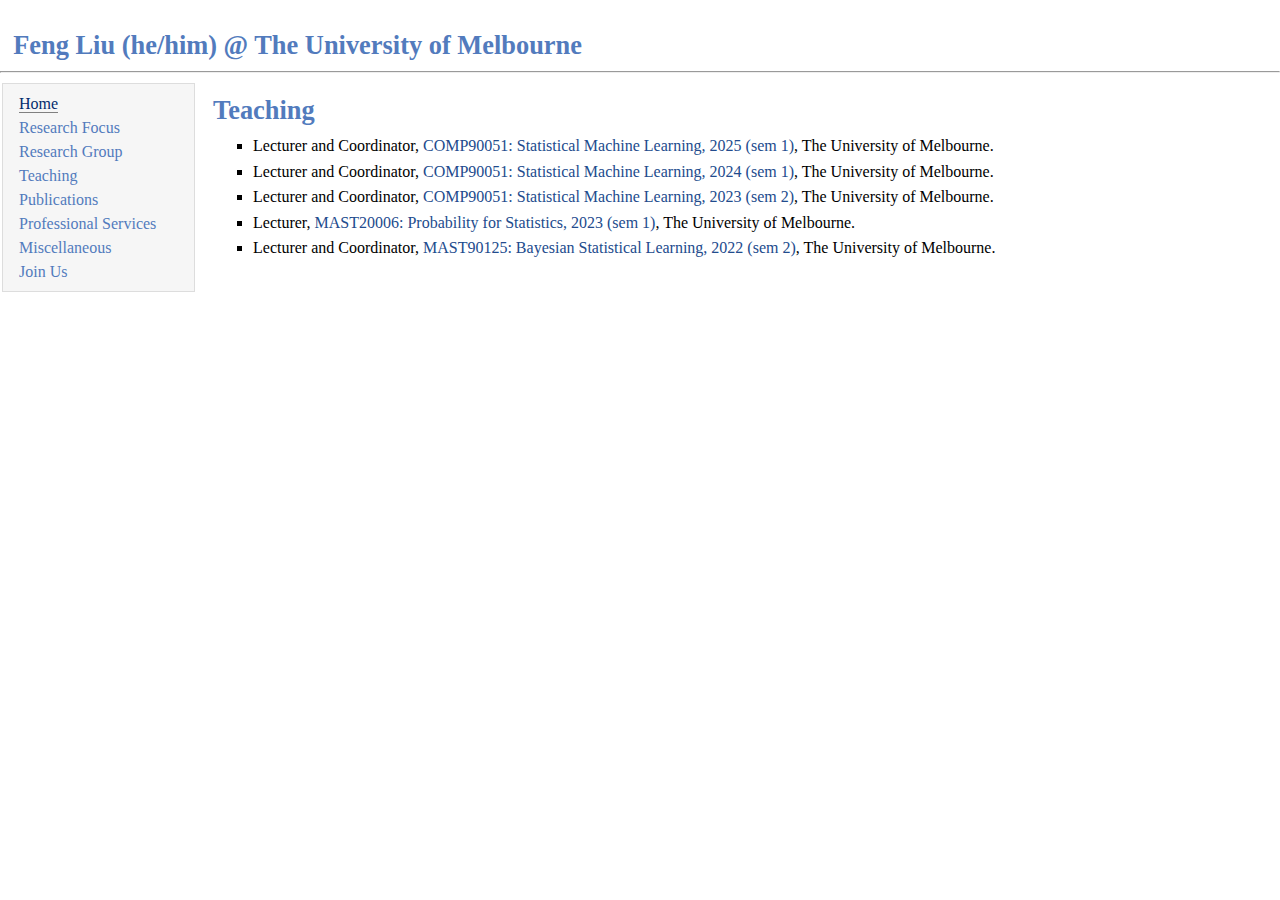
<file: teaching.html>
<html>

<head>
    <meta http-equiv="Content-Type" content="text/html;charset=utf-8" />
    <link rel="stylesheet" type="text/css" href="style.css" />
    <title>Feng Liu (he/him) -- Senior Lecturer (US Associate Professor) at The University of Melbourne</title>
</head>

<body>
<h1 style="padding-left: 0.5em">Feng Liu (he/him) @ The University of Melbourne</h1><hr>
<table summary="Table for page layout." id="tlayout">
<tr valign="top">
<td id="layout-menu">
    <div class="menu-item"><a href="index.html" class="current">Home</a></div>
    <div class="menu-item"><a href="focus.html">Research Focus</a></div>
    <div class="menu-item"><a href="group.html">Research Group</a></div>
    <div class="menu-item"><a href="teaching.html">Teaching</a></div>
    <div class="menu-item"><a href="publication.html">Publications</a></div>
    <div class="menu-item"><a href="service.html">Professional Services</a></div>
    <div class="menu-item"><a href="miscellaneous.html">Miscellaneous</a></div>
    <div class="menu-item"><a href="join.html">Join Us</a></div>
</td>
<td id="layout-content">

    <h1 style="margin-top: 0em">Teaching</h1>
	
    <!-- <p>[ <a href="#services">Professional Services</a>,
        <a href="#talks">Academic Talks</a>,
        <a href="#awards">Honors and Awards</a> ]</p>-->
    <ul>
        <li><p>Lecturer and Coordinator, <a href="https://handbook.unimelb.edu.au/2025/subjects/comp90051/dates-times" target="_blank">COMP90051: Statistical Machine Learning, 2025 (sem 1)</a>, The University of Melbourne.</p></li>
        <li><p>Lecturer and Coordinator, <a href="https://handbook.unimelb.edu.au/2024/subjects/comp90051/dates-times" target="_blank">COMP90051: Statistical Machine Learning, 2024 (sem 1)</a>, The University of Melbourne.</p></li>
        <li><p>Lecturer and Coordinator, <a href="https://handbook.unimelb.edu.au/2023/subjects/comp90051/dates-times" target="_blank">COMP90051: Statistical Machine Learning, 2023 (sem 2)</a>, The University of Melbourne.</p></li>
        <li><p>Lecturer, <a href="https://handbook.unimelb.edu.au/2023/subjects/mast20006/dates-times" target="_blank">MAST20006: Probability for Statistics, 2023 (sem 1)</a>, The University of Melbourne.</p></li>
        <li><p>Lecturer and Coordinator, <a href="https://handbook.unimelb.edu.au/2022/subjects/mast90125/dates-times" target="_blank">MAST90125: Bayesian Statistical Learning, 2022 (sem 2)</a>, The University of Melbourne.</p></li>
        
    </ul></br>
    

</td>
</tr>
</table>
</body>
</html>
</file>
<file: style.css>
table#tlayout {
    width: 100%;
    border: none;
    border-collapse: separate;
    background: white;
}

body {
	background: white;
	font-family: Georgia, serif;
	padding-bottom: 8px;
	margin: 0;
}

#layout-menu {
	background: #f6f6f6;
	border: 1px solid #dddddd;
	padding-top: 0.5em;
	padding-left: 8px;
	padding-right: 8px;
	font-size: 1.0em;
	width: 175px;
	white-space: nowrap;
    text-align: left;
    vertical-align: top;
}

#layout-menu td {
	background: #f4f4f4;
    vertical-align: top;
}

#layout-content {
	padding-top: 0.0em;
	padding-left: 1.0em;
	padding-right: 1.0em;
    border: none;
    background: white;
    text-align: left;
    vertical-align: top;
}

#layout-menu a {
	line-height: 1.5em;
	margin-left: 0.5em;
}

tt {
    background: #ffffdd;
}

pre, tt {
	font-size: 90%;
	font-family: monaco, monospace;
}

a, a > tt {
	color: #224b8d;
	text-decoration: none;
}

a:hover {
	border-bottom: 1px orange solid;
}

#layout-menu a.current:link, #layout-menu a.current:visited {
	color: #022b6d;
	border-bottom: 1px gray solid;
}
#layout-menu a:link, #layout-menu a:visited, #layout-menu a:hover {
	color: #527bbd;
	text-decoration: none;
}
#layout-menu a:hover {
	text-decoration: none;
}

div.menu-category {
	border-bottom: 1px solid gray;
	margin-top: 0.8em;
	padding-top: 0.2em;
	padding-bottom: 0.1em;
	font-weight: bold;
}

div.menu-item {
	padding-left: 16px;
	text-indent: -16px;
}

div#toptitle {
	padding-bottom: 0.2em;
	margin-bottom: 1.5em;
	border-bottom: 3px double gray;
}

div#subtitle {
	margin-top: 0.0em;
	margin-bottom: 0.0em;
	padding-top: 0em;
	padding-bottom: 0.1em;
}

em {
	font-style: italic;
}

strong {
	font-weight: bold;
}

h1, h2, h3 {
	color: #527bbd;
	margin-top: 0.7em;
	margin-bottom: 0.3em;
    padding-top: 0.5em;
	padding-bottom: 0.2em;
	line-height: 1.0;	
}

h1 {
	font-size: 165%;
}

h2 {
	padding-top: 0.8em;
    padding-bottom: 0.6em;
	font-size: 125%;
}

h2 + h3 {
    padding-top: 0.2em;
}

h3 {
	font-size: 110%;
	border-bottom: none;
}

p {
	margin-top: 0.0em;
	margin-bottom: 0.8em;
	padding: 0;
	line-height: 1.3;
}

pre {
	padding: 0;
	margin: 0;
}

div#footer {
	font-size: small;
	border-top: 1px solid #c0c0c0;
	padding-top: 0.1em;
	margin-top: 4.0em;
	color: #c0c0c0;
}

div#footer a {
	color: #80a0b0;
}

div#footer-text {
	float: left;
	padding-bottom: 8px;
}

ul, ol, dl {
	margin-top: 0.2em;
	padding-top: 0;
	margin-bottom: 0.8em;
}

dt {
	margin-top: 0.5em;
	margin-bottom: 0;
}

dl {
	margin-left: 20px;
}

dd {
	color: #222222;
}

dd > *:first-child {
	margin-top: 0;
}

ul {
	list-style-position: outside;
	list-style-type: square;
}

p + ul, p + ol {
	margin-top: -0.5em;
}

li ul, li ol {
	margin-top: -0.3em;
}

ol {
	list-style-position: outside;
	list-style-type: decimal;
}

li p, dd p {
	margin-bottom: 0.3em;
}


ol ol {
	list-style-type: lower-alpha;
}

ol ol ol {
	list-style-type: lower-roman;
}

p + div.codeblock {
	margin-top: -0.6em;
}

div.codeblock, div.infoblock {
	margin-right: 0%;
	margin-top: 1.2em;
	margin-bottom: 1.3em;
}

div.blocktitle {
	font-weight: bold;
	color: #cd7b62;
	margin-top: 1.2em;
	margin-bottom: 0.1em;
}

div.blockcontent {
	border: 1px solid silver;
	padding: 0.3em 0.5em;
}

div.infoblock > div.blockcontent {
	background: #ffffee;
}

div.blockcontent p + ul, div.blockcontent p + ol {
	margin-top: 0.4em;
}

div.infoblock p {
	margin-bottom: 0em;
}

div.infoblock li p, div.infoblock dd p {
	margin-bottom: 0.5em;
}

div.infoblock p + p {
	margin-top: 0.8em;
}

div.codeblock > div.blockcontent {
	background: #f6f6f6;
}

span.pycommand {
	color: #000070;
}

span.statement {
	color: #008800;
}
span.builtin {
	color: #000088;
}
span.special {
	color: #990000;
}
span.operator {
	color: #880000;
}
span.error {
	color: #aa0000;
}
span.comment, span.comment > *, span.string, span.string > * {
	color: #606060;
}

@media print {
	#layout-menu { display: none; }
}

#fwtitle {
	margin: 2px;
}

#fwtitle #toptitle {
	padding-left: 0.5em;
	margin-bottom: 0.5em;
}

#layout-content h1:first-child, #layout-content h2:first-child, #layout-content h3:first-child {
	margin-top: -0.7em;
}

div#toptitle h1, #layout-content div#toptitle h1 {
	margin-bottom: 0.0em;
	padding-bottom: 0.1em;
	padding-top: 0;
	margin-top: 0.5em;
	border-bottom: none;
}

img.eq {
	padding: 0;
	padding-left: 0.1em;
	padding-right: 0.1em;
	margin: 0;
}

img.eqwl {
	padding-left: 2em;
	padding-top: 0.6em;
	padding-bottom: 0.2em;
	margin: 0;
}

table {
    border: 2px solid black;
    border-collapse: collapse;
}

td {
    padding: 2px;
    padding-left: 0.5em;
    padding-right: 0.5em;
    text-align: center;
    border: 1px solid gray;
}

table + table {
    margin-top: 1em;
}

tr.heading {
    font-weight: bold;
    border-bottom: 2px solid black;
}

img {
    border: none;
}

table.imgtable, table.imgtable td {
    border: none;
    text-align: left;
}
</file>
